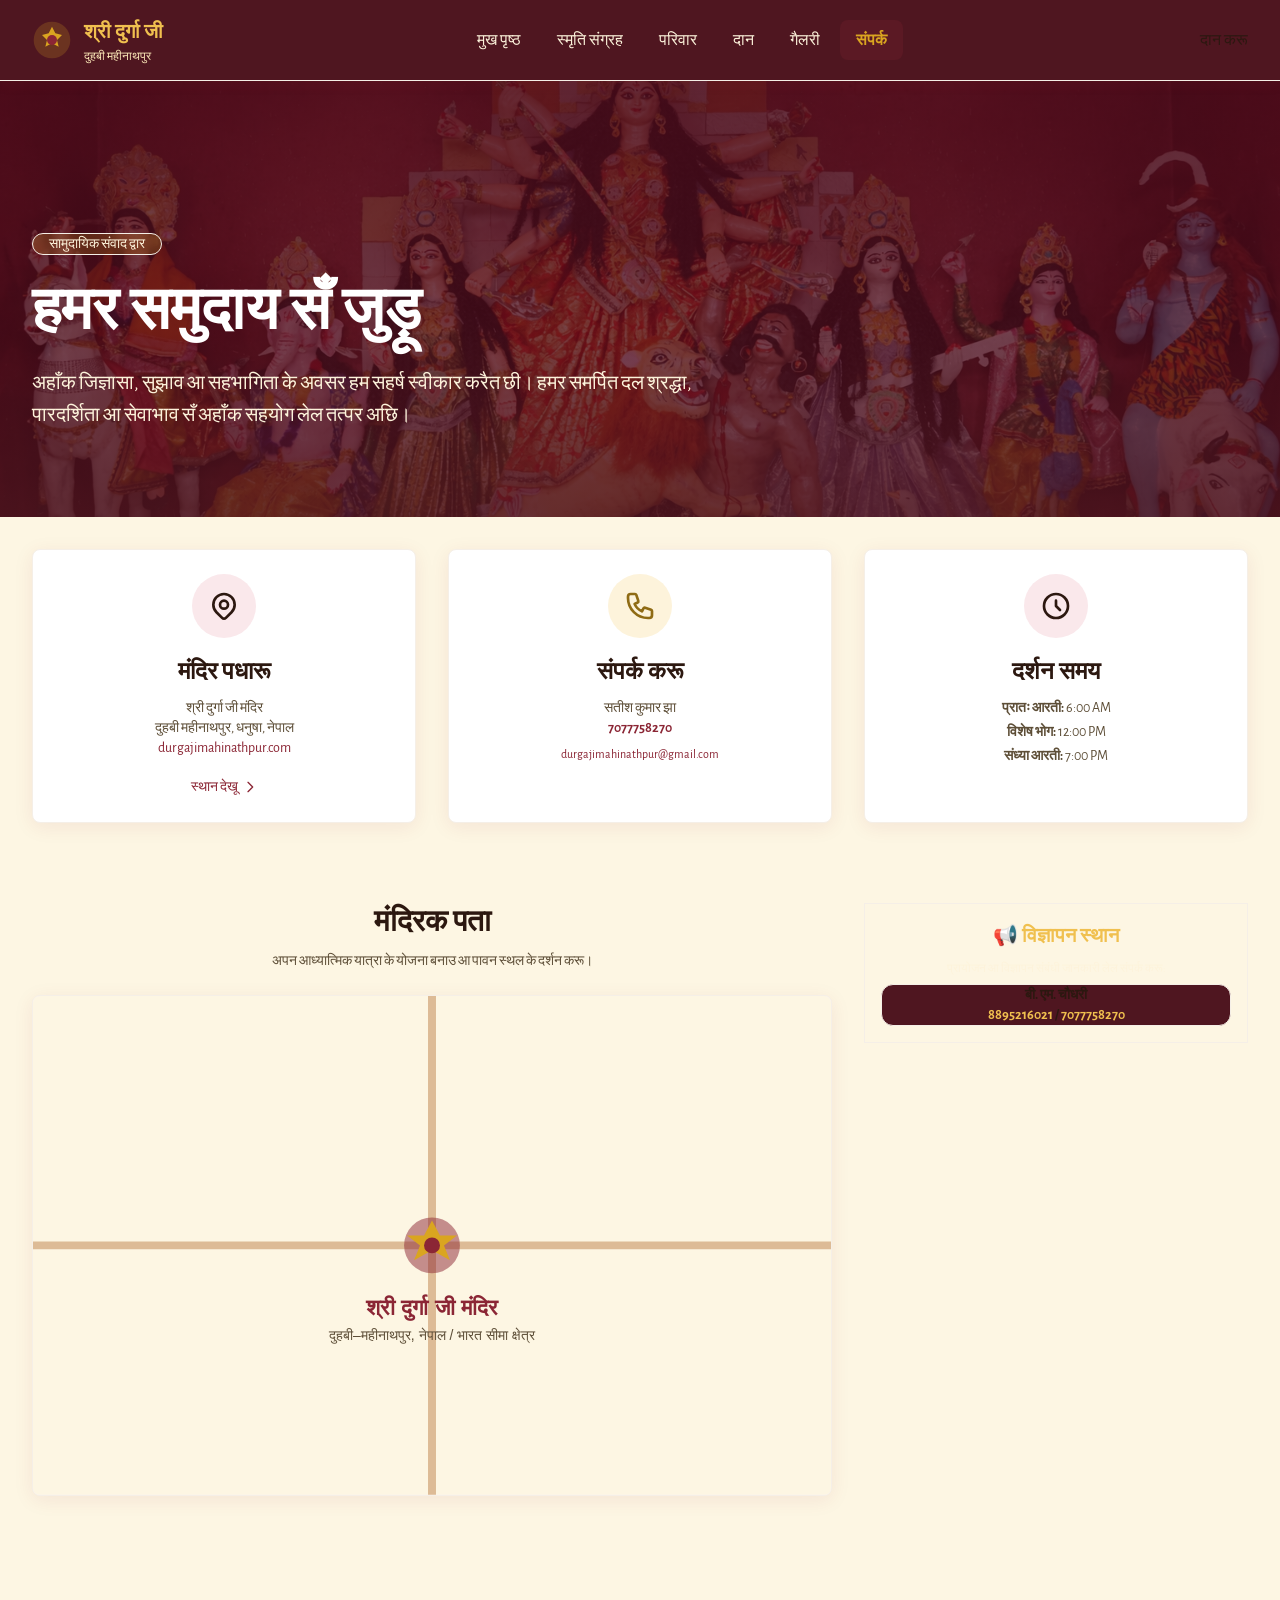
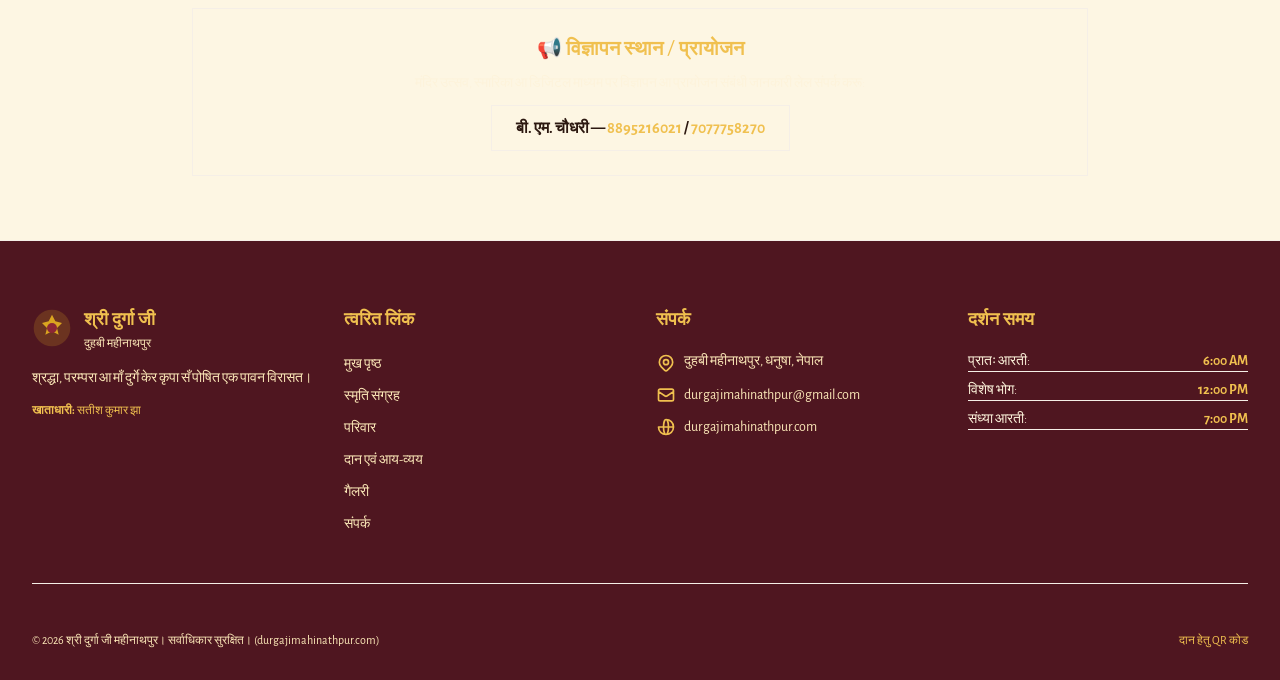
<file: contact.html>
<!DOCTYPE html>
<html lang="mai">

<head>
    <meta charset="UTF-8">
    <meta name="viewport" content="width=device-width, initial-scale=1.0">
    <meta name="description" content="श्री दुर्गा जी महीनाथपुर - संपर्क, मंदिर पता आ संवाद द्वार">
    <title>संपर्क - श्री दुर्गा जी महीनाथपुर | पावन संवाद</title>
    <link rel="stylesheet" href="assets/css/main.css">
</head>

<body class="bg-background text-text-primary">
    <!-- NAVBAR (Embedded with JS fallback) -->
    <div id="nav">
        <nav class="sticky top-0 z-sticky bg-primary-900 shadow-soft border-b border-accent-400/20">
          <div class="container-custom">
            <div class="flex items-center justify-between h-20">
              <a href="index.html" class="flex items-center space-x-3 group">
                <svg class="w-10 h-10 md:w-12 md:h-12" viewBox="0 0 48 48" fill="none" xmlns="http://www.w3.org/2000/svg">
                  <circle cx="24" cy="24" r="22" fill="#DAA520" opacity="0.2" />
                  <path d="M24 8L28 16L36 18L30 24L32 32L24 28L16 32L18 24L12 18L20 16L24 8Z" fill="#DAA520" />
                  <circle cx="24" cy="24" r="6" fill="#8B2635" />
                </svg>
                <div class="flex flex-col">
                  <span class="font-headline text-lg md:text-xl text-accent-400 font-semibold leading-tight">श्री दुर्गा जी</span>
                  <span class="font-body text-xs text-accent-200">दुहबी महीनाथपुर</span>
                </div>
              </a>

              <div class="hidden md:flex items-center space-x-1">
                <a href="index.html" class="nav-link px-4 py-2 rounded-md text-accent-100 hover:bg-primary-800 hover:text-accent-400 transition-colors duration-300">मुख पृष्ठ</a>
                <a href="memory.html" class="nav-link px-4 py-2 rounded-md text-accent-100 hover:bg-primary-800 hover:text-accent-400 transition-colors duration-300">स्मृति संग्रह</a>
                <a href="family.html" class="nav-link px-4 py-2 rounded-md text-accent-100 hover:bg-primary-800 hover:text-accent-400 transition-colors duration-300">परिवार</a>
                <a href="finance.html" class="nav-link px-4 py-2 rounded-md text-accent-100 hover:bg-primary-800 hover:text-accent-400 transition-colors duration-300">दान</a>
                <a href="gallery.html" class="nav-link px-4 py-2 rounded-md text-accent-100 hover:bg-primary-800 hover:text-accent-400 transition-colors duration-300">गैलरी</a>
                <a href="contact.html" class="nav-link px-4 py-2 rounded-md text-accent-100 hover:bg-primary-800 hover:text-accent-400 transition-colors duration-300">संपर्क</a>
              </div>

              <button data-donation-trigger="true" class="hidden md:inline-flex items-center space-x-2 bg-accent-400 hover:bg-accent-500 text-primary-950 font-medium px-5 py-2.5 rounded-lg shadow-md hover:shadow-lg transition-all duration-300">
                <span>दान करू</span>
              </button>

              <button id="mobile-menu-btn" class="md:hidden p-2 text-accent-100 hover:text-accent-400 transition-colors focus:outline-none" aria-label="Toggle mobile menu">
                <svg class="w-6 h-6" fill="none" stroke="currentColor" viewBox="0 0 24 24">
                  <path stroke-linecap="round" stroke-linejoin="round" stroke-width="2" d="M4 6h16M4 12h16M4 18h16" />
                </svg>
              </button>
            </div>

            <div id="mobile-menu" class="hidden md:hidden pb-4 pt-2 border-t border-primary-800">
              <div class="flex flex-col space-y-2">
                <a href="index.html" class="nav-link px-4 py-2 rounded-md text-accent-100 hover:bg-primary-800 hover:text-accent-400 transition-colors duration-300">मुख पृष्ठ</a>
                <a href="memory.html" class="nav-link px-4 py-2 rounded-md text-accent-100 hover:bg-primary-800 hover:text-accent-400 transition-colors duration-300">स्मृति संग्रह</a>
                <a href="family.html" class="nav-link px-4 py-2 rounded-md text-accent-100 hover:bg-primary-800 hover:text-accent-400 transition-colors duration-300">परिवार</a>
                <a href="finance.html" class="nav-link px-4 py-2 rounded-md text-accent-100 hover:bg-primary-800 hover:text-accent-400 transition-colors duration-300">दान</a>
                <a href="gallery.html" class="nav-link px-4 py-2 rounded-md text-accent-100 hover:bg-primary-800 hover:text-accent-400 transition-colors duration-300">गैलरी</a>
                <a href="contact.html" class="nav-link px-4 py-2 rounded-md text-accent-100 hover:bg-primary-800 hover:text-accent-400 transition-colors duration-300">संपर्क</a>
                <button data-donation-trigger="true" class="w-full bg-accent-400 hover:bg-accent-500 text-primary-950 font-medium px-4 py-2.5 rounded-lg text-center mt-2 transition-colors">दान करू</button>
              </div>
            </div>
          </div>
        </nav>
    </div>

    <!-- Hero Section -->
    <section class="relative h-[400px] md:h-[500px] overflow-hidden">
        <div class="absolute inset-0">
            <img src="assets/images/Durgaji-img.png" alt="श्री दुर्गा जी मंदिर महीनाथपुर" class="w-full h-full object-cover">
        </div>
        <div class="absolute inset-0 bg-gradient-to-b from-primary-900/85 via-primary-900/75 to-primary-900/90"></div>

        <div class="relative container-custom h-full flex items-center">
            <div class="max-w-3xl animate-fade-in">
                <div class="inline-flex items-center space-x-2 bg-accent-500/20 backdrop-blur-sm px-4 py-1.5 rounded-full mb-6 border border-accent-400/30">
                    <span class="text-accent-100 font-cta text-sm">सामुदायिक संवाद द्वार</span>
                </div>
                <h1 class="font-headline text-4xl md:text-5xl lg:text-6xl text-white mb-6 leading-tight">
                    हमर समुदाय सँ जुड़ू
                </h1>
                <p class="text-lg md:text-xl text-accent-100 leading-relaxed max-w-2xl">
                    अहाँक जिज्ञासा, सुझाव आ सहभागिता के अवसर हम सहर्ष स्वीकार करैत छी।
                    हमर समर्पित दल श्रद्धा, पारदर्शिता आ सेवाभाव सँ अहाँक सहयोग लेल तत्पर अछि।
                </p>
            </div>
        </div>
    </section>

    <!-- Quick Contact Cards -->
    <section class="section bg-background -mt-16 relative z-10 py-8">
        <div class="container-custom">
            <div class="grid grid-cols-1 md:grid-cols-3 gap-6 lg:gap-8">
                <div class="card card-hover text-center p-6 bg-white rounded-2xl border border-accent-400/20 shadow-md">
                    <div class="w-16 h-16 bg-primary-100 rounded-full flex items-center justify-center mx-auto mb-4">
                        <svg class="w-8 h-8 text-primary-900" fill="none" stroke="currentColor" viewBox="0 0 24 24">
                            <path stroke-linecap="round" stroke-linejoin="round" stroke-width="2" d="M17.657 16.657L13.414 20.9a1.998 1.998 0 01-2.827 0l-4.244-4.243a8 8 0 1111.314 0z" />
                            <path stroke-linecap="round" stroke-linejoin="round" stroke-width="2" d="M15 11a3 3 0 11-6 0 3 3 0 016 0z" />
                        </svg>
                    </div>
                    <h3 class="font-headline text-2xl text-primary-900 font-semibold mb-2">मंदिर पधारू</h3>
                    <p class="text-text-secondary text-sm mb-4">श्री दुर्गा जी मंदिर<br /> दुहबी महीनाथपुर, धनुषा, नेपाल<br/> 
                        <a href="https://durgajimahinathpur.com" target="_blank" class="text-accent-600 hover:underline">durgajimahinathpur.com</a>
                    </p>
                    <a href="#location-map" class="text-primary-900 font-bold hover:text-accent-600 transition-colors inline-flex items-center text-sm">
                        <span>स्थान देखू</span>
                        <svg class="w-4 h-4 ml-1" fill="none" stroke="currentColor" viewBox="0 0 24 24">
                            <path stroke-linecap="round" stroke-linejoin="round" stroke-width="2" d="M9 5l7 7-7 7" />
                        </svg>
                    </a>
                </div>

                <div class="card card-hover text-center p-6 bg-white rounded-2xl border border-accent-400/20 shadow-md">
                    <div class="w-16 h-16 bg-accent-100 rounded-full flex items-center justify-center mx-auto mb-4">
                        <svg class="w-8 h-8 text-accent-700" fill="none" stroke="currentColor" viewBox="0 0 24 24">
                            <path stroke-linecap="round" stroke-linejoin="round" stroke-width="2" d="M3 5a2 2 0 012-2h3.28a1 1 0 01.948.684l1.498 4.493a1 1 0 01-.502 1.21l-2.257 1.13a11.042 11.042 0 005.516 5.516l1.13-2.257a1 1 0 011.21-.502l4.493 1.498a1 1 0 01.684.949V19a2 2 0 01-2 2h-1C9.716 21 3 14.284 3 6V5z" />
                        </svg>
                    </div>
                    <h3 class="font-headline text-2xl text-primary-900 font-semibold mb-2">संपर्क करू</h3>
                    <p class="text-text-secondary text-sm mb-2">सतीश कुमार झा<br/> 
                        <a href="tel:7077758270" class="text-accent-600 font-semibold hover:underline">7077758270</a>
                    </p>
                    <p class="text-xs text-text-tertiary">
                        <a href="mailto:durgajimahinathpur@gmail.com" class="hover:underline">durgajimahinathpur@gmail.com</a>
                    </p>
                </div>

                <div class="card card-hover text-center p-6 bg-white rounded-2xl border border-accent-400/20 shadow-md">
                    <div class="w-16 h-16 bg-primary-100 rounded-full flex items-center justify-center mx-auto mb-4">
                        <svg class="w-8 h-8 text-primary-900" fill="none" stroke="currentColor" viewBox="0 0 24 24">
                            <path stroke-linecap="round" stroke-linejoin="round" stroke-width="2" d="M12 8v4l3 3m6-3a9 9 0 11-18 0 9 9 0 0118 0z" />
                        </svg>
                    </div>
                    <h3 class="font-headline text-2xl text-primary-900 font-semibold mb-2">दर्शन समय</h3>
                    <p class="text-text-secondary text-sm mb-1"><b>प्रातः आरती:</b> 6:00 AM</p>
                    <p class="text-text-secondary text-sm mb-1"><b>विशेष भोग:</b> 12:00 PM</p>
                    <p class="text-text-secondary text-sm"><b>संध्या आरती:</b> 7:00 PM</p>
                </div>
            </div>
        </div>
    </section>

    <!-- Map Section -->
    <section id="location-map" class="section py-12">
        <div class="container-custom">
            <div class="grid grid-cols-1 lg:grid-cols-3 gap-8">
                <div class="lg:col-span-2">
                    <div class="section-header mb-6">
                        <h2 class="text-3xl font-headline text-primary-900 font-bold mb-2">मंदिरक पता</h2>
                        <p class="text-text-secondary text-sm">अपन आध्यात्मिक यात्रा के योजना बनाउ आ पावन स्थल के दर्शन करू।</p>
                    </div>
                    <div class="card p-0 overflow-hidden rounded-2xl border border-accent-400/30 shadow-md">
                        <div class="relative h-[380px] md:h-[450px] bg-primary-50">
                            <svg class="w-full h-full" viewBox="0 0 800 500" xmlns="http://www.w3.org/2000/svg">
                                <rect width="800" height="500" fill="#FDF6E3" />
                                <path d="M 0 250 L 800 250" stroke="#C89563" stroke-width="8" opacity="0.6" />
                                <path d="M 400 0 L 400 500" stroke="#C89563" stroke-width="8" opacity="0.6" />
                                <g transform="translate(400, 250)">
                                    <circle cx="0" cy="0" r="28" fill="#8B2635" opacity="0.5" />
                                    <path d="M 0 -25 L 8 -10 L 25 -10 L 12 0 L 18 15 L 0 5 L -18 15 L -12 0 L -25 -10 L -8 -10 Z" fill="#DAA520" />
                                    <circle cx="0" cy="0" r="8" fill="#8B2635" />
                                </g>
                                <text x="400" y="320" text-anchor="middle" font-family="sans-serif" font-size="22" font-weight="bold" fill="#8B2635">
                                    श्री दुर्गा जी मंदिर
                                </text>
                                <text x="400" y="345" text-anchor="middle" font-family="sans-serif" font-size="14" fill="#5D4E37">
                                    दुहबी–महीनाथपुर, नेपाल / भारत सीमा क्षेत्र
                                </text>
                            </svg>
                        </div>
                    </div>
                </div>
                <div id="ads-right"></div>
            </div>
        </div>
    </section>

    <!-- AD BOTTOM -->
    <div id="ads-bottom"></div>

    <!-- FOOTER (Embedded with JS fallback) -->
    <div id="footer">
        <footer class="bg-primary-900 text-accent-100 pt-16 pb-8 border-t border-accent-400/20">
          <div class="container-custom">
            <div class="grid grid-cols-1 md:grid-cols-2 lg:grid-cols-4 gap-8 mb-12">
              <div>
                <div class="flex items-center space-x-3 mb-4">
                  <svg class="w-10 h-10" viewBox="0 0 48 48" fill="none" xmlns="http://www.w3.org/2000/svg">
                    <circle cx="24" cy="24" r="22" fill="#DAA520" opacity="0.2" />
                    <path d="M24 8L28 16L36 18L30 24L32 32L24 28L16 32L18 24L12 18L20 16L24 8Z" fill="#DAA520" />
                    <circle cx="24" cy="24" r="6" fill="#8B2635" />
                  </svg>
                  <div class="flex flex-col">
                    <span class="font-headline text-lg text-accent-400 font-semibold">श्री दुर्गा जी</span>
                    <span class="font-body text-xs text-accent-200">दुहबी महीनाथपुर</span>
                  </div>
                </div>
                <p class="text-sm text-accent-200 leading-relaxed mb-3">श्रद्धा, परम्परा आ माँ दुर्गे केर कृपा सँ पोषित एक पावन विरासत।</p>
                <p class="text-xs text-accent-400"><strong>खाताधारी:</strong> सतीश कुमार झा</p>
              </div>

              <div>
                <h3 class="font-headline text-lg text-accent-400 mb-4">त्वरित लिंक</h3>
                <ul class="space-y-2">
                  <li><a href="index.html" class="text-sm text-accent-200 hover:text-accent-400 transition-colors">मुख पृष्ठ</a></li>
                  <li><a href="memory.html" class="text-sm text-accent-200 hover:text-accent-400 transition-colors">स्मृति संग्रह</a></li>
                  <li><a href="family.html" class="text-sm text-accent-200 hover:text-accent-400 transition-colors">परिवार</a></li>
                  <li><a href="finance.html" class="text-sm text-accent-200 hover:text-accent-400 transition-colors">दान एवं आय-व्यय</a></li>
                  <li><a href="gallery.html" class="text-sm text-accent-200 hover:text-accent-400 transition-colors">गैलरी</a></li>
                  <li><a href="contact.html" class="text-sm text-accent-200 hover:text-accent-400 transition-colors">संपर्क</a></li>
                </ul>
              </div>

              <div>
                <h3 class="font-headline text-lg text-accent-400 mb-4">संपर्क</h3>
                <ul class="space-y-3">
                  <li class="flex items-start">
                    <svg class="w-5 h-5 mr-2 flex-shrink-0 mt-0.5 text-accent-400" fill="none" stroke="currentColor" viewBox="0 0 24 24">
                      <path stroke-linecap="round" stroke-linejoin="round" stroke-width="2" d="M17.657 16.657L13.414 20.9a1.998 1.998 0 01-2.827 0l-4.244-4.243a8 8 0 1111.314 0z" />
                      <path stroke-linecap="round" stroke-linejoin="round" stroke-width="2" d="M15 11a3 3 0 11-6 0 3 3 0 016 0z" />
                    </svg>
                    <span class="text-sm text-accent-200">दुहबी महीनाथपुर, धनुषा, नेपाल</span>
                  </li>
                  <li class="flex items-center">
                    <svg class="w-5 h-5 mr-2 flex-shrink-0 text-accent-400" fill="none" stroke="currentColor" viewBox="0 0 24 24">
                      <path stroke-linecap="round" stroke-linejoin="round" stroke-width="2" d="M3 8l7.89 5.26a2 2 0 002.22 0L21 8M5 19h14a2 2 0 002-2V7a2 2 0 00-2-2H5a2 2 0 00-2 2v10a2 2 0 002 2z" />
                    </svg>
                    <a href="mailto:durgajimahinathpur@gmail.com" class="text-sm text-accent-200 hover:text-accent-400 transition-colors">durgajimahinathpur@gmail.com</a>
                  </li>
                  <li class="flex items-center">
                    <svg class="w-5 h-5 mr-2 flex-shrink-0 text-accent-400" fill="none" stroke="currentColor" viewBox="0 0 24 24">
                      <path stroke-linecap="round" stroke-linejoin="round" stroke-width="2" d="M21 12a9 9 0 01-9 9m9-9a9 9 0 00-9-9m9 9H3m9 9a9 9 0 01-9-9m9 9c1.657 0 3-4.03 3-9s-1.343-9-3-9m0 18c-1.657 0-3-4.03-3-9s1.343-9 3-9" />
                    </svg>
                    <a href="https://durgajimahinathpur.com" target="_blank" class="text-sm text-accent-200 hover:text-accent-400 transition-colors">durgajimahinathpur.com</a>
                  </li>
                </ul>
              </div>

              <div>
                <h3 class="font-headline text-lg text-accent-400 mb-4">दर्शन समय</h3>
                <ul class="space-y-2 text-sm">
                  <li class="flex justify-between border-b border-primary-800 pb-1">
                    <span>प्रातः आरती:</span>
                    <span class="text-accent-400 font-semibold">6:00 AM</span>
                  </li>
                  <li class="flex justify-between border-b border-primary-800 pb-1">
                    <span>विशेष भोग:</span>
                    <span class="text-accent-400 font-semibold">12:00 PM</span>
                  </li>
                  <li class="flex justify-between border-b border-primary-800 pb-1">
                    <span>संध्या आरती:</span>
                    <span class="text-accent-400 font-semibold">7:00 PM</span>
                  </li>
                </ul>
              </div>
            </div>

            <div class="divider border-primary-800 my-6"></div>

            <div class="flex flex-col md:flex-row justify-between items-center pt-4">
              <p class="text-xs text-accent-200 mb-4 md:mb-0">© 2026 श्री दुर्गा जी महीनाथपुर। सर्वाधिकार सुरक्षित। (durgajimahinathpur.com)</p>
              <button data-donation-trigger="true" class="text-xs text-accent-400 hover:underline">दान हेतु QR कोड</button>
            </div>
          </div>
        </footer>
    </div>

    <!-- JavaScript -->
    <script src="assets/js/common.js"></script>
</body>

</html>
</file>
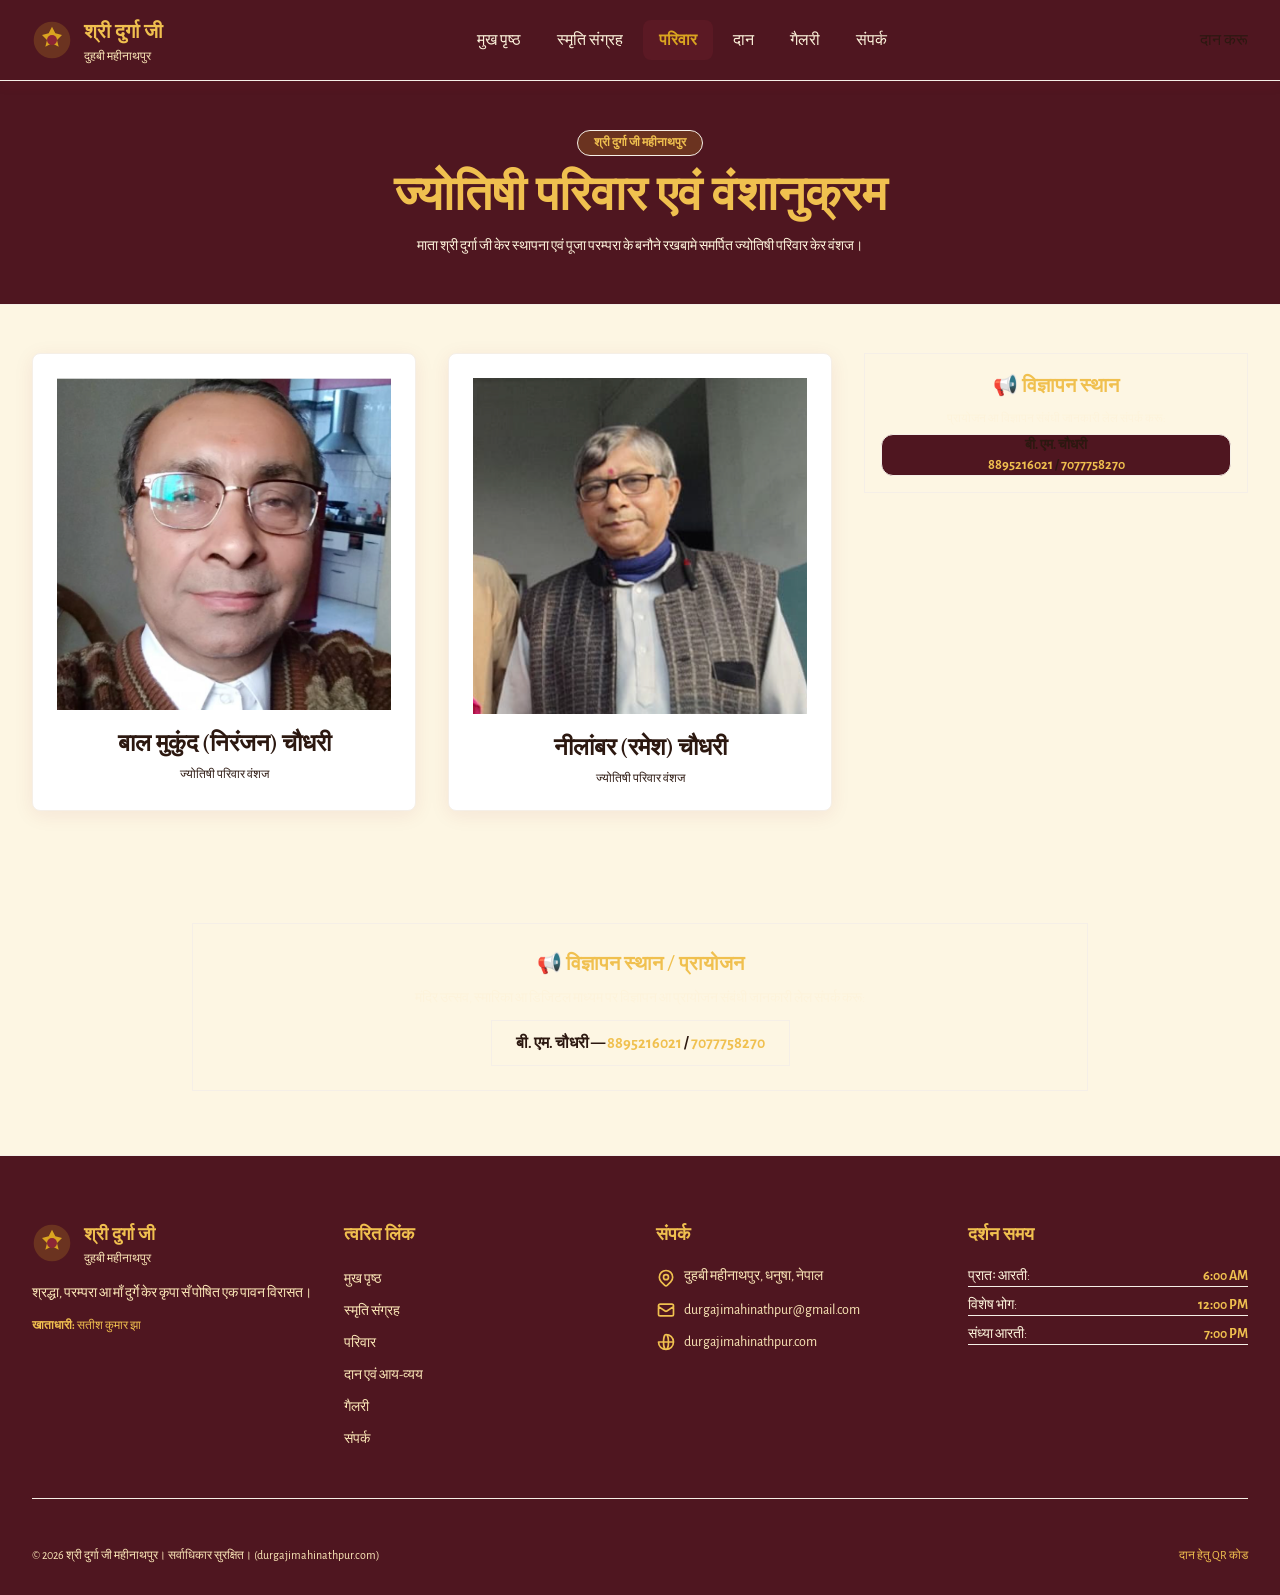
<file: family.html>
<!DOCTYPE html>
<html lang="mai">

<head>
    <meta charset="UTF-8">
    <meta name="viewport" content="width=device-width, initial-scale=1.0">
    <meta name="description" content="श्री दुर्गा जी महीनाथपुर - ज्योतिषी परिवार एवं वंशानुक्रम">
    <title>श्री दुर्गा जी महीनाथपुर | परिवार परंपरा</title>
    <link rel="stylesheet" href="assets/css/main.css">
</head>

<body class="bg-background text-text-primary">

    <!-- NAVBAR (Embedded with JS fallback) -->
    <div id="nav">
        <nav class="sticky top-0 z-sticky bg-primary-900 shadow-soft border-b border-accent-400/20">
          <div class="container-custom">
            <div class="flex items-center justify-between h-20">
              <a href="index.html" class="flex items-center space-x-3 group">
                <svg class="w-10 h-10 md:w-12 md:h-12" viewBox="0 0 48 48" fill="none" xmlns="http://www.w3.org/2000/svg">
                  <circle cx="24" cy="24" r="22" fill="#DAA520" opacity="0.2" />
                  <path d="M24 8L28 16L36 18L30 24L32 32L24 28L16 32L18 24L12 18L20 16L24 8Z" fill="#DAA520" />
                  <circle cx="24" cy="24" r="6" fill="#8B2635" />
                </svg>
                <div class="flex flex-col">
                  <span class="font-headline text-lg md:text-xl text-accent-400 font-semibold leading-tight">श्री दुर्गा जी</span>
                  <span class="font-body text-xs text-accent-200">दुहबी महीनाथपुर</span>
                </div>
              </a>

              <div class="hidden md:flex items-center space-x-1">
                <a href="index.html" class="nav-link px-4 py-2 rounded-md text-accent-100 hover:bg-primary-800 hover:text-accent-400 transition-colors duration-300">मुख पृष्ठ</a>
                <a href="memory.html" class="nav-link px-4 py-2 rounded-md text-accent-100 hover:bg-primary-800 hover:text-accent-400 transition-colors duration-300">स्मृति संग्रह</a>
                <a href="family.html" class="nav-link px-4 py-2 rounded-md text-accent-100 hover:bg-primary-800 hover:text-accent-400 transition-colors duration-300">परिवार</a>
                <a href="finance.html" class="nav-link px-4 py-2 rounded-md text-accent-100 hover:bg-primary-800 hover:text-accent-400 transition-colors duration-300">दान</a>
                <a href="gallery.html" class="nav-link px-4 py-2 rounded-md text-accent-100 hover:bg-primary-800 hover:text-accent-400 transition-colors duration-300">गैलरी</a>
                <a href="contact.html" class="nav-link px-4 py-2 rounded-md text-accent-100 hover:bg-primary-800 hover:text-accent-400 transition-colors duration-300">संपर्क</a>
              </div>

              <button data-donation-trigger="true" class="hidden md:inline-flex items-center space-x-2 bg-accent-400 hover:bg-accent-500 text-primary-950 font-medium px-5 py-2.5 rounded-lg shadow-md hover:shadow-lg transition-all duration-300">
                <span>दान करू</span>
              </button>

              <button id="mobile-menu-btn" class="md:hidden p-2 text-accent-100 hover:text-accent-400 transition-colors focus:outline-none" aria-label="Toggle mobile menu">
                <svg class="w-6 h-6" fill="none" stroke="currentColor" viewBox="0 0 24 24">
                  <path stroke-linecap="round" stroke-linejoin="round" stroke-width="2" d="M4 6h16M4 12h16M4 18h16" />
                </svg>
              </button>
            </div>

            <div id="mobile-menu" class="hidden md:hidden pb-4 pt-2 border-t border-primary-800">
              <div class="flex flex-col space-y-2">
                <a href="index.html" class="nav-link px-4 py-2 rounded-md text-accent-100 hover:bg-primary-800 hover:text-accent-400 transition-colors duration-300">मुख पृष्ठ</a>
                <a href="memory.html" class="nav-link px-4 py-2 rounded-md text-accent-100 hover:bg-primary-800 hover:text-accent-400 transition-colors duration-300">स्मृति संग्रह</a>
                <a href="family.html" class="nav-link px-4 py-2 rounded-md text-accent-100 hover:bg-primary-800 hover:text-accent-400 transition-colors duration-300">परिवार</a>
                <a href="finance.html" class="nav-link px-4 py-2 rounded-md text-accent-100 hover:bg-primary-800 hover:text-accent-400 transition-colors duration-300">दान</a>
                <a href="gallery.html" class="nav-link px-4 py-2 rounded-md text-accent-100 hover:bg-primary-800 hover:text-accent-400 transition-colors duration-300">गैलरी</a>
                <a href="contact.html" class="nav-link px-4 py-2 rounded-md text-accent-100 hover:bg-primary-800 hover:text-accent-400 transition-colors duration-300">संपर्क</a>
                <button data-donation-trigger="true" class="w-full bg-accent-400 hover:bg-accent-500 text-primary-950 font-medium px-4 py-2.5 rounded-lg text-center mt-2 transition-colors">दान करू</button>
              </div>
            </div>
          </div>
        </nav>
    </div>

    <!-- Header Section -->
    <section class="bg-primary-900 text-white py-12 border-b border-accent-400/20">
        <div class="container-custom text-center">
            <div class="inline-flex items-center space-x-2 bg-accent-500/20 px-4 py-1 rounded-full mb-3 border border-accent-400/30">
                <span class="text-accent-400 font-headline text-xs font-semibold">श्री दुर्गा जी महीनाथपुर</span>
            </div>
            <h1 class="text-3xl md:text-5xl font-headline text-accent-400 font-bold mb-3">ज्योतिषी परिवार एवं वंशानुक्रम</h1>
            <p class="text-accent-100 text-sm md:text-base max-w-2xl mx-auto">
                माता श्री दुर्गा जी केर स्थापना एवं पूजा परम्परा के बनौने रखबामे समर्पित ज्योतिषी परिवार केर वंशज।
            </p>
        </div>
    </section>

    <!-- Family Grid Section -->
    <section class="section py-12">
        <div class="container-custom">
            <div class="grid grid-cols-1 lg:grid-cols-3 gap-8">
                
                <div class="lg:col-span-2 grid grid-cols-1 md:grid-cols-2 gap-8">

                    <!-- Family Member 1 -->
                    <div class="card bg-white p-6 rounded-2xl border border-accent-400/20 shadow-md text-center group cursor-pointer" data-lightbox="assets/images/Balmukund.png" alt="बाल मुकुंद (निरंजन) चौधरी">
                        <div class="mb-4 overflow-hidden rounded-xl bg-primary-950 aspect-[4/5]">
                            <img src="assets/images/Balmukund.png" alt="बाल मुकुंद (निरंजन) चौधरी" class="w-full h-full object-cover transition-transform duration-500 group-hover:scale-105">
                        </div>
                        <h3 class="text-primary-900 font-headline text-2xl font-semibold mb-1">बाल मुकुंद (निरंजन) चौधरी</h3>
                        <p class="text-accent-600 text-xs font-medium">ज्योतिषी परिवार वंशज</p>
                    </div>

                    <!-- Family Member 2 -->
                    <div class="card bg-white p-6 rounded-2xl border border-accent-400/20 shadow-md text-center group cursor-pointer" data-lightbox="assets/images/nilamber.png" alt="नीलांबर (रमेश) चौधरी">
                        <div class="mb-4 overflow-hidden rounded-xl bg-primary-950 aspect-[4/5]">
                            <img src="assets/images/nilamber.png" alt="नीलांबर (रमेश) चौधरी" class="w-full h-full object-cover transition-transform duration-500 group-hover:scale-105">
                        </div>
                        <h3 class="text-primary-900 font-headline text-2xl font-semibold mb-1">नीलांबर (रमेश) चौधरी</h3>
                        <p class="text-accent-600 text-xs font-medium">ज्योतिषी परिवार वंशज</p>
                    </div>

                </div>

                <div>
                    <div id="ads-right"></div>
                </div>

            </div>
        </div>
    </section>

    <!-- AD BOTTOM -->
    <div id="ads-bottom"></div>

    <!-- FOOTER (Embedded with JS fallback) -->
    <div id="footer">
        <footer class="bg-primary-900 text-accent-100 pt-16 pb-8 border-t border-accent-400/20">
          <div class="container-custom">
            <div class="grid grid-cols-1 md:grid-cols-2 lg:grid-cols-4 gap-8 mb-12">
              <div>
                <div class="flex items-center space-x-3 mb-4">
                  <svg class="w-10 h-10" viewBox="0 0 48 48" fill="none" xmlns="http://www.w3.org/2000/svg">
                    <circle cx="24" cy="24" r="22" fill="#DAA520" opacity="0.2" />
                    <path d="M24 8L28 16L36 18L30 24L32 32L24 28L16 32L18 24L12 18L20 16L24 8Z" fill="#DAA520" />
                    <circle cx="24" cy="24" r="6" fill="#8B2635" />
                  </svg>
                  <div class="flex flex-col">
                    <span class="font-headline text-lg text-accent-400 font-semibold">श्री दुर्गा जी</span>
                    <span class="font-body text-xs text-accent-200">दुहबी महीनाथपुर</span>
                  </div>
                </div>
                <p class="text-sm text-accent-200 leading-relaxed mb-3">श्रद्धा, परम्परा आ माँ दुर्गे केर कृपा सँ पोषित एक पावन विरासत।</p>
                <p class="text-xs text-accent-400"><strong>खाताधारी:</strong> सतीश कुमार झा</p>
              </div>

              <div>
                <h3 class="font-headline text-lg text-accent-400 mb-4">त्वरित लिंक</h3>
                <ul class="space-y-2">
                  <li><a href="index.html" class="text-sm text-accent-200 hover:text-accent-400 transition-colors">मुख पृष्ठ</a></li>
                  <li><a href="memory.html" class="text-sm text-accent-200 hover:text-accent-400 transition-colors">स्मृति संग्रह</a></li>
                  <li><a href="family.html" class="text-sm text-accent-200 hover:text-accent-400 transition-colors">परिवार</a></li>
                  <li><a href="finance.html" class="text-sm text-accent-200 hover:text-accent-400 transition-colors">दान एवं आय-व्यय</a></li>
                  <li><a href="gallery.html" class="text-sm text-accent-200 hover:text-accent-400 transition-colors">गैलरी</a></li>
                  <li><a href="contact.html" class="text-sm text-accent-200 hover:text-accent-400 transition-colors">संपर्क</a></li>
                </ul>
              </div>

              <div>
                <h3 class="font-headline text-lg text-accent-400 mb-4">संपर्क</h3>
                <ul class="space-y-3">
                  <li class="flex items-start">
                    <svg class="w-5 h-5 mr-2 flex-shrink-0 mt-0.5 text-accent-400" fill="none" stroke="currentColor" viewBox="0 0 24 24">
                      <path stroke-linecap="round" stroke-linejoin="round" stroke-width="2" d="M17.657 16.657L13.414 20.9a1.998 1.998 0 01-2.827 0l-4.244-4.243a8 8 0 1111.314 0z" />
                      <path stroke-linecap="round" stroke-linejoin="round" stroke-width="2" d="M15 11a3 3 0 11-6 0 3 3 0 016 0z" />
                    </svg>
                    <span class="text-sm text-accent-200">दुहबी महीनाथपुर, धनुषा, नेपाल</span>
                  </li>
                  <li class="flex items-center">
                    <svg class="w-5 h-5 mr-2 flex-shrink-0 text-accent-400" fill="none" stroke="currentColor" viewBox="0 0 24 24">
                      <path stroke-linecap="round" stroke-linejoin="round" stroke-width="2" d="M3 8l7.89 5.26a2 2 0 002.22 0L21 8M5 19h14a2 2 0 002-2V7a2 2 0 00-2-2H5a2 2 0 00-2 2v10a2 2 0 002 2z" />
                    </svg>
                    <a href="mailto:durgajimahinathpur@gmail.com" class="text-sm text-accent-200 hover:text-accent-400 transition-colors">durgajimahinathpur@gmail.com</a>
                  </li>
                  <li class="flex items-center">
                    <svg class="w-5 h-5 mr-2 flex-shrink-0 text-accent-400" fill="none" stroke="currentColor" viewBox="0 0 24 24">
                      <path stroke-linecap="round" stroke-linejoin="round" stroke-width="2" d="M21 12a9 9 0 01-9 9m9-9a9 9 0 00-9-9m9 9H3m9 9a9 9 0 01-9-9m9 9c1.657 0 3-4.03 3-9s-1.343-9-3-9m0 18c-1.657 0-3-4.03-3-9s1.343-9 3-9" />
                    </svg>
                    <a href="https://durgajimahinathpur.com" target="_blank" class="text-sm text-accent-200 hover:text-accent-400 transition-colors">durgajimahinathpur.com</a>
                  </li>
                </ul>
              </div>

              <div>
                <h3 class="font-headline text-lg text-accent-400 mb-4">दर्शन समय</h3>
                <ul class="space-y-2 text-sm">
                  <li class="flex justify-between border-b border-primary-800 pb-1">
                    <span>प्रातः आरती:</span>
                    <span class="text-accent-400 font-semibold">6:00 AM</span>
                  </li>
                  <li class="flex justify-between border-b border-primary-800 pb-1">
                    <span>विशेष भोग:</span>
                    <span class="text-accent-400 font-semibold">12:00 PM</span>
                  </li>
                  <li class="flex justify-between border-b border-primary-800 pb-1">
                    <span>संध्या आरती:</span>
                    <span class="text-accent-400 font-semibold">7:00 PM</span>
                  </li>
                </ul>
              </div>
            </div>

            <div class="divider border-primary-800 my-6"></div>

            <div class="flex flex-col md:flex-row justify-between items-center pt-4">
              <p class="text-xs text-accent-200 mb-4 md:mb-0">© 2026 श्री दुर्गा जी महीनाथपुर। सर्वाधिकार सुरक्षित। (durgajimahinathpur.com)</p>
              <button data-donation-trigger="true" class="text-xs text-accent-400 hover:underline">दान हेतु QR कोड</button>
            </div>
          </div>
        </footer>
    </div>

    <!-- JavaScript -->
    <script src="assets/js/common.js"></script>
</body>

</html>
</file>
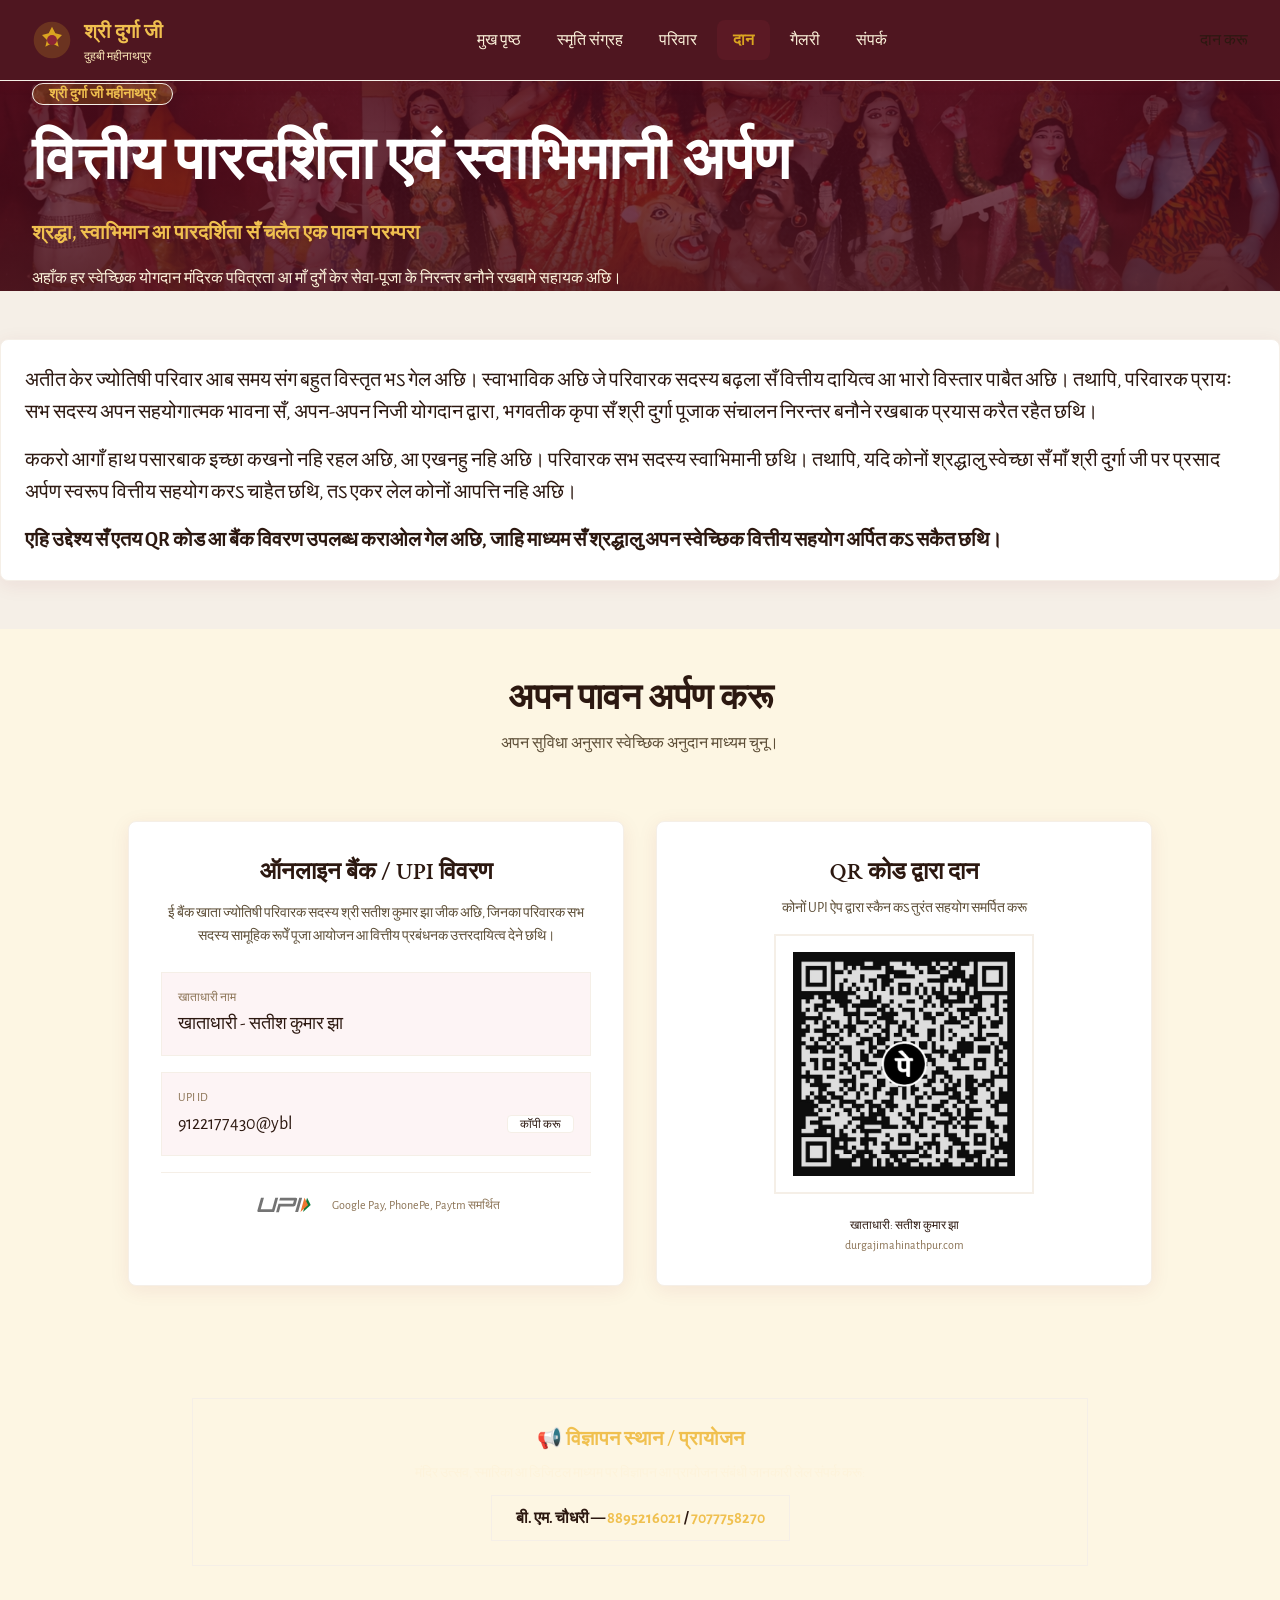
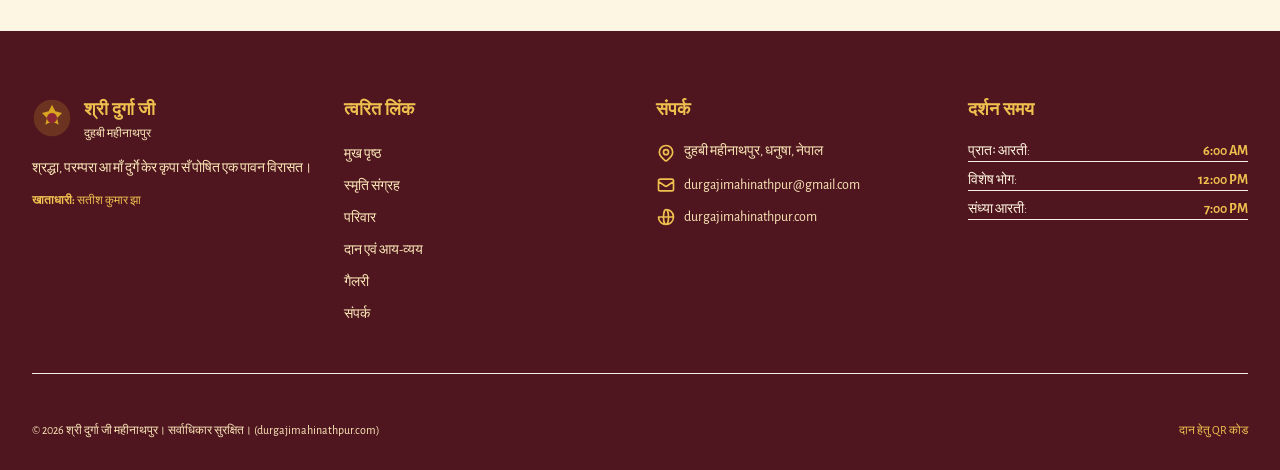
<file: finance.html>
<!DOCTYPE html>
<html lang="mai">

<head>
    <meta charset="UTF-8">
    <meta name="viewport" content="width=device-width, initial-scale=1.0">
    <meta name="description" content="श्री दुर्गा जी महीनाथपुर - पावन दान, स्वाभिमान एवं वित्तीय पारदर्शिता">
    <title>श्री दुर्गा जी महीनाथपुर | दान एवं वित्तीय सहयोग</title>
    <link rel="stylesheet" href="assets/css/main.css">
</head>

<body class="bg-background text-text-primary">
    <!-- NAVBAR (Embedded with JS fallback) -->
    <div id="nav">
        <nav class="sticky top-0 z-sticky bg-primary-900 shadow-soft border-b border-accent-400/20">
          <div class="container-custom">
            <div class="flex items-center justify-between h-20">
              <a href="index.html" class="flex items-center space-x-3 group">
                <svg class="w-10 h-10 md:w-12 md:h-12" viewBox="0 0 48 48" fill="none" xmlns="http://www.w3.org/2000/svg">
                  <circle cx="24" cy="24" r="22" fill="#DAA520" opacity="0.2" />
                  <path d="M24 8L28 16L36 18L30 24L32 32L24 28L16 32L18 24L12 18L20 16L24 8Z" fill="#DAA520" />
                  <circle cx="24" cy="24" r="6" fill="#8B2635" />
                </svg>
                <div class="flex flex-col">
                  <span class="font-headline text-lg md:text-xl text-accent-400 font-semibold leading-tight">श्री दुर्गा जी</span>
                  <span class="font-body text-xs text-accent-200">दुहबी महीनाथपुर</span>
                </div>
              </a>

              <div class="hidden md:flex items-center space-x-1">
                <a href="index.html" class="nav-link px-4 py-2 rounded-md text-accent-100 hover:bg-primary-800 hover:text-accent-400 transition-colors duration-300">मुख पृष्ठ</a>
                <a href="memory.html" class="nav-link px-4 py-2 rounded-md text-accent-100 hover:bg-primary-800 hover:text-accent-400 transition-colors duration-300">स्मृति संग्रह</a>
                <a href="family.html" class="nav-link px-4 py-2 rounded-md text-accent-100 hover:bg-primary-800 hover:text-accent-400 transition-colors duration-300">परिवार</a>
                <a href="finance.html" class="nav-link px-4 py-2 rounded-md text-accent-100 hover:bg-primary-800 hover:text-accent-400 transition-colors duration-300">दान</a>
                <a href="gallery.html" class="nav-link px-4 py-2 rounded-md text-accent-100 hover:bg-primary-800 hover:text-accent-400 transition-colors duration-300">गैलरी</a>
                <a href="contact.html" class="nav-link px-4 py-2 rounded-md text-accent-100 hover:bg-primary-800 hover:text-accent-400 transition-colors duration-300">संपर्क</a>
              </div>

              <button data-donation-trigger="true" class="hidden md:inline-flex items-center space-x-2 bg-accent-400 hover:bg-accent-500 text-primary-950 font-medium px-5 py-2.5 rounded-lg shadow-md hover:shadow-lg transition-all duration-300">
                <span>दान करू</span>
              </button>

              <button id="mobile-menu-btn" class="md:hidden p-2 text-accent-100 hover:text-accent-400 transition-colors focus:outline-none" aria-label="Toggle mobile menu">
                <svg class="w-6 h-6" fill="none" stroke="currentColor" viewBox="0 0 24 24">
                  <path stroke-linecap="round" stroke-linejoin="round" stroke-width="2" d="M4 6h16M4 12h16M4 18h16" />
                </svg>
              </button>
            </div>

            <div id="mobile-menu" class="hidden md:hidden pb-4 pt-2 border-t border-primary-800">
              <div class="flex flex-col space-y-2">
                <a href="index.html" class="nav-link px-4 py-2 rounded-md text-accent-100 hover:bg-primary-800 hover:text-accent-400 transition-colors duration-300">मुख पृष्ठ</a>
                <a href="memory.html" class="nav-link px-4 py-2 rounded-md text-accent-100 hover:bg-primary-800 hover:text-accent-400 transition-colors duration-300">स्मृति संग्रह</a>
                <a href="family.html" class="nav-link px-4 py-2 rounded-md text-accent-100 hover:bg-primary-800 hover:text-accent-400 transition-colors duration-300">परिवार</a>
                <a href="finance.html" class="nav-link px-4 py-2 rounded-md text-accent-100 hover:bg-primary-800 hover:text-accent-400 transition-colors duration-300">दान</a>
                <a href="gallery.html" class="nav-link px-4 py-2 rounded-md text-accent-100 hover:bg-primary-800 hover:text-accent-400 transition-colors duration-300">गैलरी</a>
                <a href="contact.html" class="nav-link px-4 py-2 rounded-md text-accent-100 hover:bg-primary-800 hover:text-accent-400 transition-colors duration-300">संपर्क</a>
                <button data-donation-trigger="true" class="w-full bg-accent-400 hover:bg-accent-500 text-primary-950 font-medium px-4 py-2.5 rounded-lg text-center mt-2 transition-colors">दान करू</button>
              </div>
            </div>
          </div>
        </nav>
    </div>

    <!-- Hero Section -->
    <section class="relative h-[450px] md:h-[550px] overflow-hidden">
        <div class="absolute inset-0 z-0">
            <img src="assets/images/Durgaji-img.png" alt="श्री दुर्गा जी महीनाथपुर" class="w-full h-full object-cover">
            <div class="absolute inset-0 bg-gradient-to-b from-primary-900/85 via-primary-900/75 to-primary-900/90"></div>
        </div>

        <div class="relative container-custom h-full flex items-center">
            <div class="max-w-3xl animate-fade-in">
                <div class="inline-flex items-center space-x-2 bg-accent-500/20 px-4 py-1.5 rounded-full mb-6 border border-accent-400/30">
                    <span class="text-accent-400 font-headline text-sm font-semibold">श्री दुर्गा जी महीनाथपुर</span>
                </div>
                <h1 class="font-headline text-4xl md:text-5xl lg:text-6xl text-white mb-6 leading-tight">
                    वित्तीय पारदर्शिता एवं स्वाभिमानी अर्पण
                </h1>
                <p class="font-headline text-accent-400 text-xl md:text-2xl mb-4 font-semibold">
                    श्रद्धा, स्वाभिमान आ पारदर्शिता सँ चलैत एक पावन परम्परा
                </p>
                <p class="text-accent-100 text-base md:text-lg font-body max-w-2xl leading-relaxed">
                    अहाँक हर स्वेच्छिक योगदान मंदिरक पवित्रता आ माँ दुर्गे केर सेवा-पूजा के निरन्तर बनौने रखबामे सहायक अछि।
                </p>
            </div>
        </div>
    </section>

    <!-- Context Section -->
    <section class="section py-12 bg-surface">
        <div class="card container-custom mx-auto bg-white p-6 md:p-8 rounded-2xl shadow-sm border border-accent-400/20 space-y-4">
            <p class="text-lg md:text-xl leading-relaxed text-text-primary">
                अतीत केर ज्योतिषी परिवार आब समय संग बहुत विस्तृत भऽ गेल अछि। स्वाभाविक अछि जे परिवारक सदस्य बढ़ला सँ वित्तीय दायित्व आ भारो विस्तार पाबैत अछि। तथापि, परिवारक प्रायः सभ सदस्य अपन सहयोगात्मक भावना सँ, अपन-अपन निजी योगदान द्वारा, भगवतीक कृपा सँ श्री दुर्गा पूजाक संचालन निरन्तर बनौने रखबाक प्रयास करैत रहैत छथि।
            </p>

            <p class="text-lg md:text-xl leading-relaxed text-text-primary">
                ककरो आगाँ हाथ पसारबाक इच्छा कखनो नहि रहल अछि, आ एखनहु नहि अछि। परिवारक सभ सदस्य स्वाभिमानी छथि। तथापि, यदि कोनों श्रद्धालु स्वेच्छा सँ माँ श्री दुर्गा जी पर प्रसाद अर्पण स्वरूप वित्तीय सहयोग करऽ चाहैत छथि, तऽ एकर लेल कोनों आपत्ति नहि अछि।
            </p>

            <p class="text-lg md:text-xl font-semibold text-primary-900">
                एहि उद्देश्य सँ एतय QR कोड आ बैंक विवरण उपलब्ध कराओल गेल अछि, जाहि माध्यम सँ श्रद्धालु अपन स्वेच्छिक वित्तीय सहयोग अर्पित कऽ सकैत छथि।
            </p>
        </div>
    </section>

    <!-- Donation Section -->
    <section id="quick-donate" class="section py-12">
        <div class="container-custom" id="donation-widget">
            <div class="section-header text-center mb-10">
                <h2 class="text-3xl md:text-4xl font-headline text-primary-900 font-bold mb-2">अपन पावन अर्पण करू</h2>
                <p class="text-base text-text-secondary">अपन सुविधा अनुसार स्वेच्छिक अनुदान माध्यम चुनू।</p>
            </div>

            <div class="grid grid-cols-1 lg:grid-cols-2 gap-8 max-w-5xl mx-auto">
                <div class="card bg-white p-8 rounded-2xl border border-accent-400/30 shadow-md">
                    <div class="text-center">
                        <h3 class="font-headline text-2xl text-primary-900 font-semibold mb-3">ऑनलाइन बैंक / UPI विवरण</h3>
                        <p class="text-text-secondary text-sm mb-6 leading-relaxed">
                            ई बैंक खाता ज्योतिषी परिवारक सदस्य श्री सतीश कुमार झा जीक अछि, जिनका परिवारक सभ सदस्य सामूहिक रूपेँ पूजा आयोजन आ वित्तीय प्रबंधनक उत्तरदायित्व देने छथि।
                        </p>
                        <div class="bg-primary-50 border border-accent-400/30 rounded-xl p-4 mb-4 text-left">
                            <p class="text-xs text-text-tertiary mb-1">खाताधारी नाम</p>
                            <p class="text-lg font-bold text-primary-950">खाताधारी - सतीश कुमार झा</p>
                        </div>
                        <div class="bg-primary-50 border border-accent-400/30 rounded-xl p-4 mb-4 text-left">
                            <p class="text-xs text-text-tertiary mb-1">UPI ID</p>
                            <div class="flex items-center justify-between">
                                <p class="text-lg font-bold text-primary-950 font-mono" id="upi-id-text">9122177430@ybl</p>
                                <button type="button" class="text-primary-900 hover:text-accent-600 font-medium text-xs bg-white px-3 py-1.5 rounded border border-accent-400/40 shadow-sm" onclick="copyUPIID()">कॉपी करू</button>
                            </div>
                        </div>
                        <div class="pt-4 border-t border-gray-100 flex justify-center items-center space-x-4">
                            <img src="assets/images/upi_logo_icon_169316.svg" alt="UPI" class="h-8">
                            <span class="text-xs text-text-tertiary">Google Pay, PhonePe, Paytm समर्थित</span>
                        </div>
                    </div>
                </div>

                <div class="card bg-white p-8 rounded-2xl border border-accent-400/30 shadow-md">
                    <div class="text-center">
                        <h3 class="font-headline text-2xl text-primary-900 font-semibold mb-2">QR कोड द्वारा दान</h3>
                        <p class="text-text-secondary text-sm mb-4">कोनों UPI ऐप द्वारा स्कैन कऽ तुरंत सहयोग समर्पित करू</p>
                        <div class="mb-4 inline-block bg-white p-4 rounded-xl shadow-inner border-2 border-accent-400/40">
                            <img src="assets/images/qr-donation.png" alt="श्री दुर्गा जी महीनाथपुर QR कोड" class="w-56 h-56 object-contain mx-auto">
                        </div>
                        <p class="text-xs text-primary-900 font-bold">खाताधारी: सतीश कुमार झा</p>
                        <p class="text-xs text-text-tertiary mt-1">durgajimahinathpur.com</p>
                    </div>
                </div>
            </div>
        </div>
    </section>

    <!-- AD BOTTOM -->
    <div id="ads-bottom"></div>

    <!-- FOOTER (Embedded with JS fallback) -->
    <div id="footer">
        <footer class="bg-primary-900 text-accent-100 pt-16 pb-8 border-t border-accent-400/20">
          <div class="container-custom">
            <div class="grid grid-cols-1 md:grid-cols-2 lg:grid-cols-4 gap-8 mb-12">
              <div>
                <div class="flex items-center space-x-3 mb-4">
                  <svg class="w-10 h-10" viewBox="0 0 48 48" fill="none" xmlns="http://www.w3.org/2000/svg">
                    <circle cx="24" cy="24" r="22" fill="#DAA520" opacity="0.2" />
                    <path d="M24 8L28 16L36 18L30 24L32 32L24 28L16 32L18 24L12 18L20 16L24 8Z" fill="#DAA520" />
                    <circle cx="24" cy="24" r="6" fill="#8B2635" />
                  </svg>
                  <div class="flex flex-col">
                    <span class="font-headline text-lg text-accent-400 font-semibold">श्री दुर्गा जी</span>
                    <span class="font-body text-xs text-accent-200">दुहबी महीनाथपुर</span>
                  </div>
                </div>
                <p class="text-sm text-accent-200 leading-relaxed mb-3">श्रद्धा, परम्परा आ माँ दुर्गे केर कृपा सँ पोषित एक पावन विरासत।</p>
                <p class="text-xs text-accent-400"><strong>खाताधारी:</strong> सतीश कुमार झा</p>
              </div>

              <div>
                <h3 class="font-headline text-lg text-accent-400 mb-4">त्वरित लिंक</h3>
                <ul class="space-y-2">
                  <li><a href="index.html" class="text-sm text-accent-200 hover:text-accent-400 transition-colors">मुख पृष्ठ</a></li>
                  <li><a href="memory.html" class="text-sm text-accent-200 hover:text-accent-400 transition-colors">स्मृति संग्रह</a></li>
                  <li><a href="family.html" class="text-sm text-accent-200 hover:text-accent-400 transition-colors">परिवार</a></li>
                  <li><a href="finance.html" class="text-sm text-accent-200 hover:text-accent-400 transition-colors">दान एवं आय-व्यय</a></li>
                  <li><a href="gallery.html" class="text-sm text-accent-200 hover:text-accent-400 transition-colors">गैलरी</a></li>
                  <li><a href="contact.html" class="text-sm text-accent-200 hover:text-accent-400 transition-colors">संपर्क</a></li>
                </ul>
              </div>

              <div>
                <h3 class="font-headline text-lg text-accent-400 mb-4">संपर्क</h3>
                <ul class="space-y-3">
                  <li class="flex items-start">
                    <svg class="w-5 h-5 mr-2 flex-shrink-0 mt-0.5 text-accent-400" fill="none" stroke="currentColor" viewBox="0 0 24 24">
                      <path stroke-linecap="round" stroke-linejoin="round" stroke-width="2" d="M17.657 16.657L13.414 20.9a1.998 1.998 0 01-2.827 0l-4.244-4.243a8 8 0 1111.314 0z" />
                      <path stroke-linecap="round" stroke-linejoin="round" stroke-width="2" d="M15 11a3 3 0 11-6 0 3 3 0 016 0z" />
                    </svg>
                    <span class="text-sm text-accent-200">दुहबी महीनाथपुर, धनुषा, नेपाल</span>
                  </li>
                  <li class="flex items-center">
                    <svg class="w-5 h-5 mr-2 flex-shrink-0 text-accent-400" fill="none" stroke="currentColor" viewBox="0 0 24 24">
                      <path stroke-linecap="round" stroke-linejoin="round" stroke-width="2" d="M3 8l7.89 5.26a2 2 0 002.22 0L21 8M5 19h14a2 2 0 002-2V7a2 2 0 00-2-2H5a2 2 0 00-2 2v10a2 2 0 002 2z" />
                    </svg>
                    <a href="mailto:durgajimahinathpur@gmail.com" class="text-sm text-accent-200 hover:text-accent-400 transition-colors">durgajimahinathpur@gmail.com</a>
                  </li>
                  <li class="flex items-center">
                    <svg class="w-5 h-5 mr-2 flex-shrink-0 text-accent-400" fill="none" stroke="currentColor" viewBox="0 0 24 24">
                      <path stroke-linecap="round" stroke-linejoin="round" stroke-width="2" d="M21 12a9 9 0 01-9 9m9-9a9 9 0 00-9-9m9 9H3m9 9a9 9 0 01-9-9m9 9c1.657 0 3-4.03 3-9s-1.343-9-3-9m0 18c-1.657 0-3-4.03-3-9s1.343-9 3-9" />
                    </svg>
                    <a href="https://durgajimahinathpur.com" target="_blank" class="text-sm text-accent-200 hover:text-accent-400 transition-colors">durgajimahinathpur.com</a>
                  </li>
                </ul>
              </div>

              <div>
                <h3 class="font-headline text-lg text-accent-400 mb-4">दर्शन समय</h3>
                <ul class="space-y-2 text-sm">
                  <li class="flex justify-between border-b border-primary-800 pb-1">
                    <span>प्रातः आरती:</span>
                    <span class="text-accent-400 font-semibold">6:00 AM</span>
                  </li>
                  <li class="flex justify-between border-b border-primary-800 pb-1">
                    <span>विशेष भोग:</span>
                    <span class="text-accent-400 font-semibold">12:00 PM</span>
                  </li>
                  <li class="flex justify-between border-b border-primary-800 pb-1">
                    <span>संध्या आरती:</span>
                    <span class="text-accent-400 font-semibold">7:00 PM</span>
                  </li>
                </ul>
              </div>
            </div>

            <div class="divider border-primary-800 my-6"></div>

            <div class="flex flex-col md:flex-row justify-between items-center pt-4">
              <p class="text-xs text-accent-200 mb-4 md:mb-0">© 2026 श्री दुर्गा जी महीनाथपुर। सर्वाधिकार सुरक्षित। (durgajimahinathpur.com)</p>
              <button data-donation-trigger="true" class="text-xs text-accent-400 hover:underline">दान हेतु QR कोड</button>
            </div>
          </div>
        </footer>
    </div>

    <!-- Shared JavaScript -->
    <script src="assets/js/common.js"></script>
    <script>
        function copyUPIID() {
            const upiText = document.getElementById('upi-id-text').innerText;
            navigator.clipboard.writeText(upiText).then(() => {
                alert('UPI ID कॉपी भऽ गेल: ' + upiText);
            });
        }
    </script>
</body>

</html>
</file>
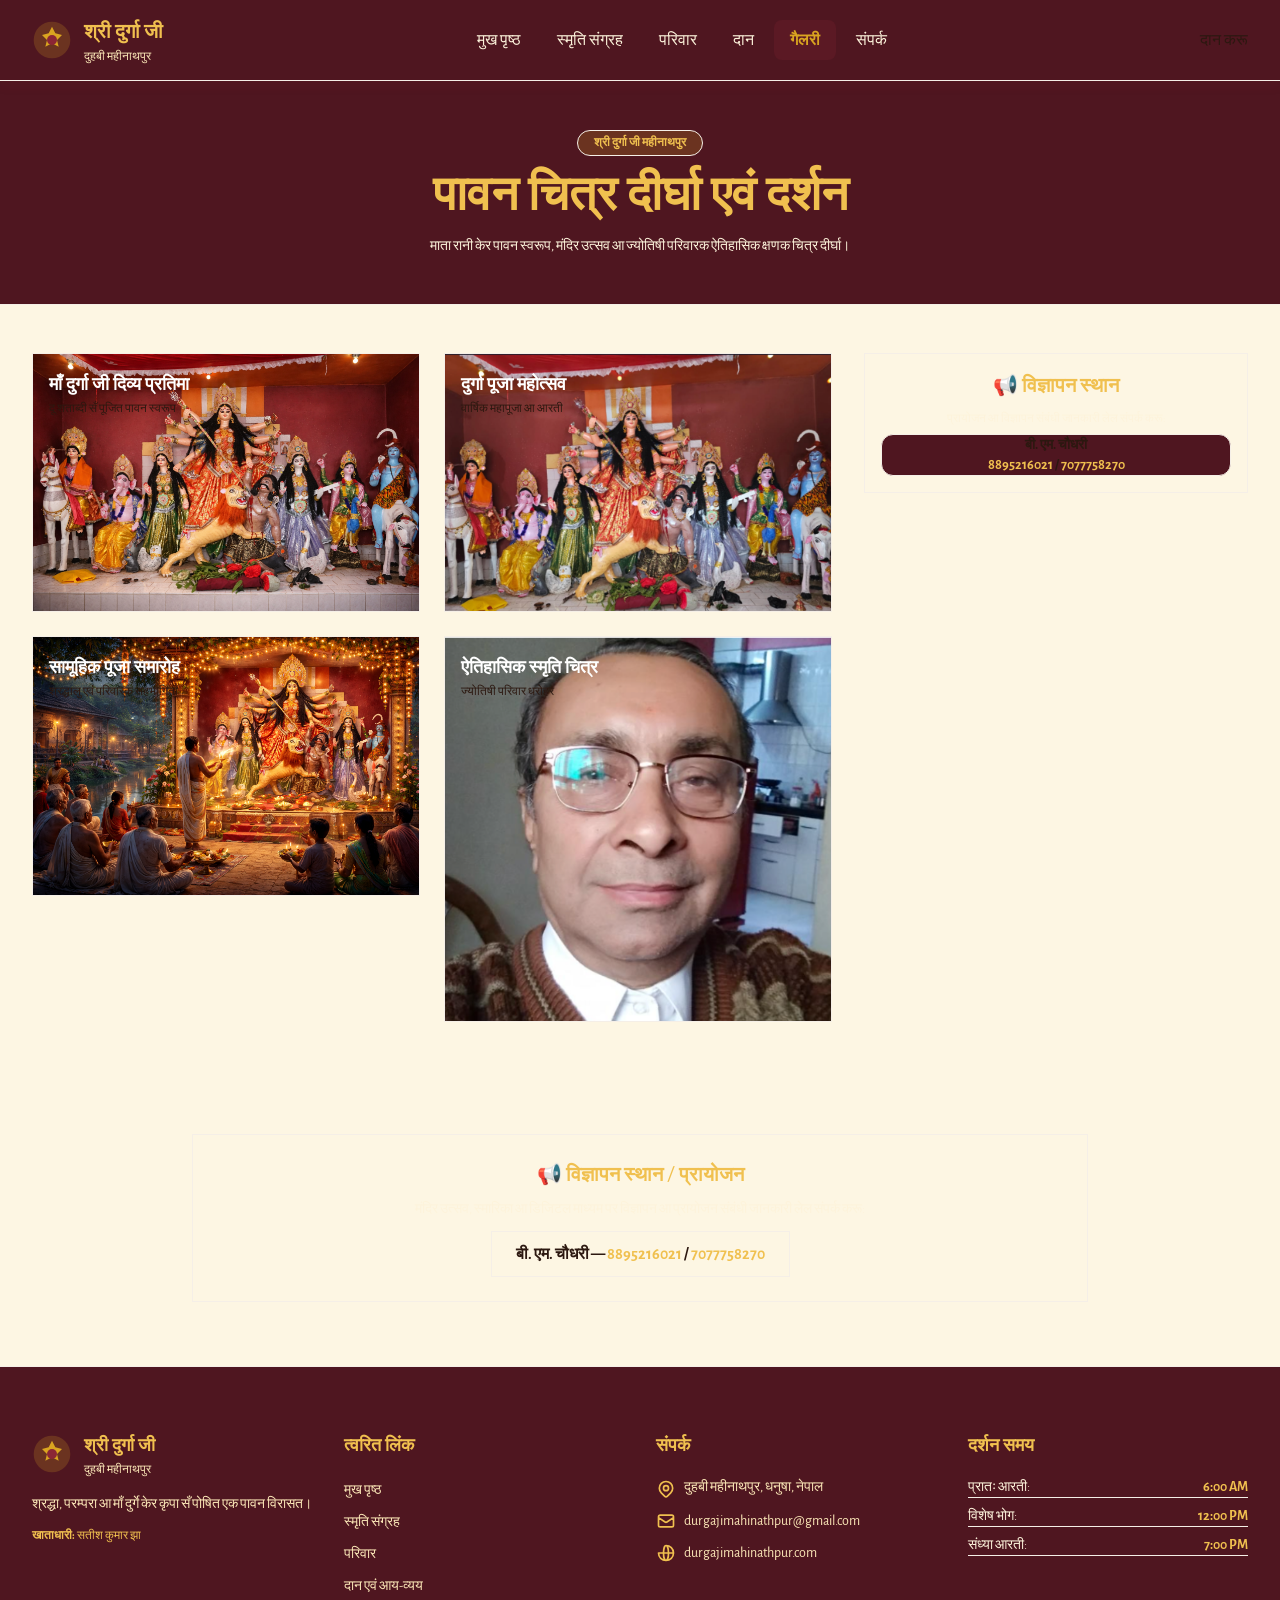
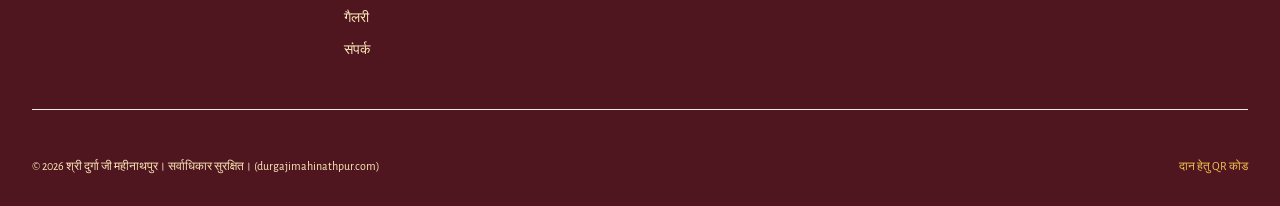
<file: gallery.html>
<!DOCTYPE html>
<html lang="mai">

<head>
    <meta charset="UTF-8">
    <meta name="viewport" content="width=device-width, initial-scale=1.0">
    <meta name="description" content="श्री दुर्गा जी महीनाथपुर - पावन दृश्य आ चित्र दीर्घा (फोटो गैलरी)">
    <title>श्री दुर्गा जी महीनाथपुर | चित्र दीर्घा</title>
    <link rel="stylesheet" href="assets/css/main.css">
</head>

<body class="bg-background text-text-primary">
    <!-- NAVBAR (Embedded with JS fallback) -->
    <div id="nav">
        <nav class="sticky top-0 z-sticky bg-primary-900 shadow-soft border-b border-accent-400/20">
          <div class="container-custom">
            <div class="flex items-center justify-between h-20">
              <a href="index.html" class="flex items-center space-x-3 group">
                <svg class="w-10 h-10 md:w-12 md:h-12" viewBox="0 0 48 48" fill="none" xmlns="http://www.w3.org/2000/svg">
                  <circle cx="24" cy="24" r="22" fill="#DAA520" opacity="0.2" />
                  <path d="M24 8L28 16L36 18L30 24L32 32L24 28L16 32L18 24L12 18L20 16L24 8Z" fill="#DAA520" />
                  <circle cx="24" cy="24" r="6" fill="#8B2635" />
                </svg>
                <div class="flex flex-col">
                  <span class="font-headline text-lg md:text-xl text-accent-400 font-semibold leading-tight">श्री दुर्गा जी</span>
                  <span class="font-body text-xs text-accent-200">दुहबी महीनाथपुर</span>
                </div>
              </a>

              <div class="hidden md:flex items-center space-x-1">
                <a href="index.html" class="nav-link px-4 py-2 rounded-md text-accent-100 hover:bg-primary-800 hover:text-accent-400 transition-colors duration-300">मुख पृष्ठ</a>
                <a href="memory.html" class="nav-link px-4 py-2 rounded-md text-accent-100 hover:bg-primary-800 hover:text-accent-400 transition-colors duration-300">स्मृति संग्रह</a>
                <a href="family.html" class="nav-link px-4 py-2 rounded-md text-accent-100 hover:bg-primary-800 hover:text-accent-400 transition-colors duration-300">परिवार</a>
                <a href="finance.html" class="nav-link px-4 py-2 rounded-md text-accent-100 hover:bg-primary-800 hover:text-accent-400 transition-colors duration-300">दान</a>
                <a href="gallery.html" class="nav-link px-4 py-2 rounded-md text-accent-100 hover:bg-primary-800 hover:text-accent-400 transition-colors duration-300">गैलरी</a>
                <a href="contact.html" class="nav-link px-4 py-2 rounded-md text-accent-100 hover:bg-primary-800 hover:text-accent-400 transition-colors duration-300">संपर्क</a>
              </div>

              <button data-donation-trigger="true" class="hidden md:inline-flex items-center space-x-2 bg-accent-400 hover:bg-accent-500 text-primary-950 font-medium px-5 py-2.5 rounded-lg shadow-md hover:shadow-lg transition-all duration-300">
                <span>दान करू</span>
              </button>

              <button id="mobile-menu-btn" class="md:hidden p-2 text-accent-100 hover:text-accent-400 transition-colors focus:outline-none" aria-label="Toggle mobile menu">
                <svg class="w-6 h-6" fill="none" stroke="currentColor" viewBox="0 0 24 24">
                  <path stroke-linecap="round" stroke-linejoin="round" stroke-width="2" d="M4 6h16M4 12h16M4 18h16" />
                </svg>
              </button>
            </div>

            <div id="mobile-menu" class="hidden md:hidden pb-4 pt-2 border-t border-primary-800">
              <div class="flex flex-col space-y-2">
                <a href="index.html" class="nav-link px-4 py-2 rounded-md text-accent-100 hover:bg-primary-800 hover:text-accent-400 transition-colors duration-300">मुख पृष्ठ</a>
                <a href="memory.html" class="nav-link px-4 py-2 rounded-md text-accent-100 hover:bg-primary-800 hover:text-accent-400 transition-colors duration-300">स्मृति संग्रह</a>
                <a href="family.html" class="nav-link px-4 py-2 rounded-md text-accent-100 hover:bg-primary-800 hover:text-accent-400 transition-colors duration-300">परिवार</a>
                <a href="finance.html" class="nav-link px-4 py-2 rounded-md text-accent-100 hover:bg-primary-800 hover:text-accent-400 transition-colors duration-300">दान</a>
                <a href="gallery.html" class="nav-link px-4 py-2 rounded-md text-accent-100 hover:bg-primary-800 hover:text-accent-400 transition-colors duration-300">गैलरी</a>
                <a href="contact.html" class="nav-link px-4 py-2 rounded-md text-accent-100 hover:bg-primary-800 hover:text-accent-400 transition-colors duration-300">संपर्क</a>
                <button data-donation-trigger="true" class="w-full bg-accent-400 hover:bg-accent-500 text-primary-950 font-medium px-4 py-2.5 rounded-lg text-center mt-2 transition-colors">दान करू</button>
              </div>
            </div>
          </div>
        </nav>
    </div>

    <!-- Gallery Header -->
    <section class="bg-primary-900 text-white py-12 border-b border-accent-400/20">
        <div class="container-custom text-center">
            <div class="inline-flex items-center space-x-2 bg-accent-500/20 px-4 py-1 rounded-full mb-3 border border-accent-400/30">
                <span class="text-accent-400 font-headline text-xs font-semibold">श्री दुर्गा जी महीनाथपुर</span>
            </div>
            <h1 class="text-3xl md:text-5xl font-headline text-accent-400 font-bold mb-3">पावन चित्र दीर्घा एवं दर्शन</h1>
            <p class="text-accent-100 text-sm md:text-base max-w-2xl mx-auto">
                माता रानी केर पावन स्वरूप, मंदिर उत्सव आ ज्योतिषी परिवारक ऐतिहासिक क्षणक चित्र दीर्घा।
            </p>
        </div>
    </section>

    <!-- Gallery Grid -->
    <section class="section py-12">
        <div class="container-custom">
            <div class="grid grid-cols-1 lg:grid-cols-3 gap-8">
                
                <div class="lg:col-span-2 grid grid-cols-1 md:grid-cols-2 gap-6" id="galleryGrid">
                    
                    <div class="gallery-item group cursor-pointer" data-lightbox="assets/images/Durgaji-img.png" alt="श्री दुर्गा जी महीनाथपुर - माता रानी केर दिव्य प्रतिमा">
                        <div class="relative overflow-hidden rounded-2xl shadow-md border border-accent-400/20 aspect-[4/3] bg-primary-950">
                            <img src="assets/images/Durgaji-img.png"
                                alt="श्री दुर्गा जी महीनाथपुर - माता रानी केर दिव्य प्रतिमा"
                                class="w-full h-full object-cover transition-transform duration-500 group-hover:scale-105" loading="lazy">
                            <div class="absolute inset-0 bg-gradient-to-t from-primary-950/90 via-primary-950/20 to-transparent opacity-90 group-hover:opacity-100 transition-opacity p-4 flex flex-col justify-end">
                                <h3 class="text-white font-headline text-lg font-semibold">माँ दुर्गा जी दिव्य प्रतिमा</h3>
                                <p class="text-accent-300 text-xs">दू शताब्दी सँ पूजित पावन स्वरूप</p>
                            </div>
                        </div>
                    </div>

                    <div class="gallery-item group cursor-pointer" data-lightbox="assets/images/durga-ji.png" alt="श्री दुर्गा पूजा उत्सव - भक्तिमय वातावरण">
                        <div class="relative overflow-hidden rounded-2xl shadow-md border border-accent-400/20 aspect-[4/3] bg-primary-950">
                            <img src="assets/images/durga-ji.png"
                                alt="श्री दुर्गा पूजा उत्सव - भक्तिमय वातावरण"
                                class="w-full h-full object-cover transition-transform duration-500 group-hover:scale-105" loading="lazy">
                            <div class="absolute inset-0 bg-gradient-to-t from-primary-950/90 via-primary-950/20 to-transparent opacity-90 group-hover:opacity-100 transition-opacity p-4 flex flex-col justify-end">
                                <h3 class="text-white font-headline text-lg font-semibold">दुर्गा पूजा महोत्सव</h3>
                                <p class="text-accent-300 text-xs">वार्षिक महापूजा आ आरती</p>
                            </div>
                        </div>
                    </div>

                    <div class="gallery-item group cursor-pointer" data-lightbox="assets/images/puja_celebration.png" alt="पूजा उत्सव एवं सांस्कृतिक समारोह">
                        <div class="relative overflow-hidden rounded-2xl shadow-md border border-accent-400/20 aspect-[4/3] bg-primary-950">
                            <img src="assets/images/puja_celebration.png"
                                alt="पूजा उत्सव एवं सांस्कृतिक समारोह"
                                class="w-full h-full object-cover transition-transform duration-500 group-hover:scale-105" loading="lazy">
                            <div class="absolute inset-0 bg-gradient-to-t from-primary-950/90 via-primary-950/20 to-transparent opacity-90 group-hover:opacity-100 transition-opacity p-4 flex flex-col justify-end">
                                <h3 class="text-white font-headline text-lg font-semibold">सामूहिक पूजा समारोह</h3>
                                <p class="text-accent-300 text-xs">श्रद्धालु एवं परिवारक सहभागिता</p>
                            </div>
                        </div>
                    </div>

                    <div class="gallery-item group cursor-pointer" data-lightbox="assets/images/Balmukund.png" alt="ज्योतिषी परिवार वंशज - बालमुकुंद झा">
                        <div class="relative overflow-hidden rounded-2xl shadow-md border border-accent-400/20 aspect-[4/3] bg-primary-950">
                            <img src="assets/images/Balmukund.png"
                                alt="ज्योतिषी परिवार वंशज - बालमुकुंद झा"
                                class="w-full h-full object-cover transition-transform duration-500 group-hover:scale-105" loading="lazy">
                            <div class="absolute inset-0 bg-gradient-to-t from-primary-950/90 via-primary-950/20 to-transparent opacity-90 group-hover:opacity-100 transition-opacity p-4 flex flex-col justify-end">
                                <h3 class="text-white font-headline text-lg font-semibold">ऐतिहासिक स्मृति चित्र</h3>
                                <p class="text-accent-300 text-xs">ज्योतिषी परिवार धरोहर</p>
                            </div>
                        </div>
                    </div>

                </div>

                <div>
                    <div id="ads-right"></div>
                </div>

            </div>
        </div>
    </section>

    <!-- AD BOTTOM -->
    <div id="ads-bottom"></div>

    <!-- FOOTER (Embedded with JS fallback) -->
    <div id="footer">
        <footer class="bg-primary-900 text-accent-100 pt-16 pb-8 border-t border-accent-400/20">
          <div class="container-custom">
            <div class="grid grid-cols-1 md:grid-cols-2 lg:grid-cols-4 gap-8 mb-12">
              <div>
                <div class="flex items-center space-x-3 mb-4">
                  <svg class="w-10 h-10" viewBox="0 0 48 48" fill="none" xmlns="http://www.w3.org/2000/svg">
                    <circle cx="24" cy="24" r="22" fill="#DAA520" opacity="0.2" />
                    <path d="M24 8L28 16L36 18L30 24L32 32L24 28L16 32L18 24L12 18L20 16L24 8Z" fill="#DAA520" />
                    <circle cx="24" cy="24" r="6" fill="#8B2635" />
                  </svg>
                  <div class="flex flex-col">
                    <span class="font-headline text-lg text-accent-400 font-semibold">श्री दुर्गा जी</span>
                    <span class="font-body text-xs text-accent-200">दुहबी महीनाथपुर</span>
                  </div>
                </div>
                <p class="text-sm text-accent-200 leading-relaxed mb-3">श्रद्धा, परम्परा आ माँ दुर्गे केर कृपा सँ पोषित एक पावन विरासत।</p>
                <p class="text-xs text-accent-400"><strong>खाताधारी:</strong> सतीश कुमार झा</p>
              </div>

              <div>
                <h3 class="font-headline text-lg text-accent-400 mb-4">त्वरित लिंक</h3>
                <ul class="space-y-2">
                  <li><a href="index.html" class="text-sm text-accent-200 hover:text-accent-400 transition-colors">मुख पृष्ठ</a></li>
                  <li><a href="memory.html" class="text-sm text-accent-200 hover:text-accent-400 transition-colors">स्मृति संग्रह</a></li>
                  <li><a href="family.html" class="text-sm text-accent-200 hover:text-accent-400 transition-colors">परिवार</a></li>
                  <li><a href="finance.html" class="text-sm text-accent-200 hover:text-accent-400 transition-colors">दान एवं आय-व्यय</a></li>
                  <li><a href="gallery.html" class="text-sm text-accent-200 hover:text-accent-400 transition-colors">गैलरी</a></li>
                  <li><a href="contact.html" class="text-sm text-accent-200 hover:text-accent-400 transition-colors">संपर्क</a></li>
                </ul>
              </div>

              <div>
                <h3 class="font-headline text-lg text-accent-400 mb-4">संपर्क</h3>
                <ul class="space-y-3">
                  <li class="flex items-start">
                    <svg class="w-5 h-5 mr-2 flex-shrink-0 mt-0.5 text-accent-400" fill="none" stroke="currentColor" viewBox="0 0 24 24">
                      <path stroke-linecap="round" stroke-linejoin="round" stroke-width="2" d="M17.657 16.657L13.414 20.9a1.998 1.998 0 01-2.827 0l-4.244-4.243a8 8 0 1111.314 0z" />
                      <path stroke-linecap="round" stroke-linejoin="round" stroke-width="2" d="M15 11a3 3 0 11-6 0 3 3 0 016 0z" />
                    </svg>
                    <span class="text-sm text-accent-200">दुहबी महीनाथपुर, धनुषा, नेपाल</span>
                  </li>
                  <li class="flex items-center">
                    <svg class="w-5 h-5 mr-2 flex-shrink-0 text-accent-400" fill="none" stroke="currentColor" viewBox="0 0 24 24">
                      <path stroke-linecap="round" stroke-linejoin="round" stroke-width="2" d="M3 8l7.89 5.26a2 2 0 002.22 0L21 8M5 19h14a2 2 0 002-2V7a2 2 0 00-2-2H5a2 2 0 00-2 2v10a2 2 0 002 2z" />
                    </svg>
                    <a href="mailto:durgajimahinathpur@gmail.com" class="text-sm text-accent-200 hover:text-accent-400 transition-colors">durgajimahinathpur@gmail.com</a>
                  </li>
                  <li class="flex items-center">
                    <svg class="w-5 h-5 mr-2 flex-shrink-0 text-accent-400" fill="none" stroke="currentColor" viewBox="0 0 24 24">
                      <path stroke-linecap="round" stroke-linejoin="round" stroke-width="2" d="M21 12a9 9 0 01-9 9m9-9a9 9 0 00-9-9m9 9H3m9 9a9 9 0 01-9-9m9 9c1.657 0 3-4.03 3-9s-1.343-9-3-9m0 18c-1.657 0-3-4.03-3-9s1.343-9 3-9" />
                    </svg>
                    <a href="https://durgajimahinathpur.com" target="_blank" class="text-sm text-accent-200 hover:text-accent-400 transition-colors">durgajimahinathpur.com</a>
                  </li>
                </ul>
              </div>

              <div>
                <h3 class="font-headline text-lg text-accent-400 mb-4">दर्शन समय</h3>
                <ul class="space-y-2 text-sm">
                  <li class="flex justify-between border-b border-primary-800 pb-1">
                    <span>प्रातः आरती:</span>
                    <span class="text-accent-400 font-semibold">6:00 AM</span>
                  </li>
                  <li class="flex justify-between border-b border-primary-800 pb-1">
                    <span>विशेष भोग:</span>
                    <span class="text-accent-400 font-semibold">12:00 PM</span>
                  </li>
                  <li class="flex justify-between border-b border-primary-800 pb-1">
                    <span>संध्या आरती:</span>
                    <span class="text-accent-400 font-semibold">7:00 PM</span>
                  </li>
                </ul>
              </div>
            </div>

            <div class="divider border-primary-800 my-6"></div>

            <div class="flex flex-col md:flex-row justify-between items-center pt-4">
              <p class="text-xs text-accent-200 mb-4 md:mb-0">© 2026 श्री दुर्गा जी महीनाथपुर। सर्वाधिकार सुरक्षित। (durgajimahinathpur.com)</p>
              <button data-donation-trigger="true" class="text-xs text-accent-400 hover:underline">दान हेतु QR कोड</button>
            </div>
          </div>
        </footer>
    </div>

    <!-- Shared JavaScript -->
    <script src="assets/js/common.js"></script>
</body>

</html>
</file>
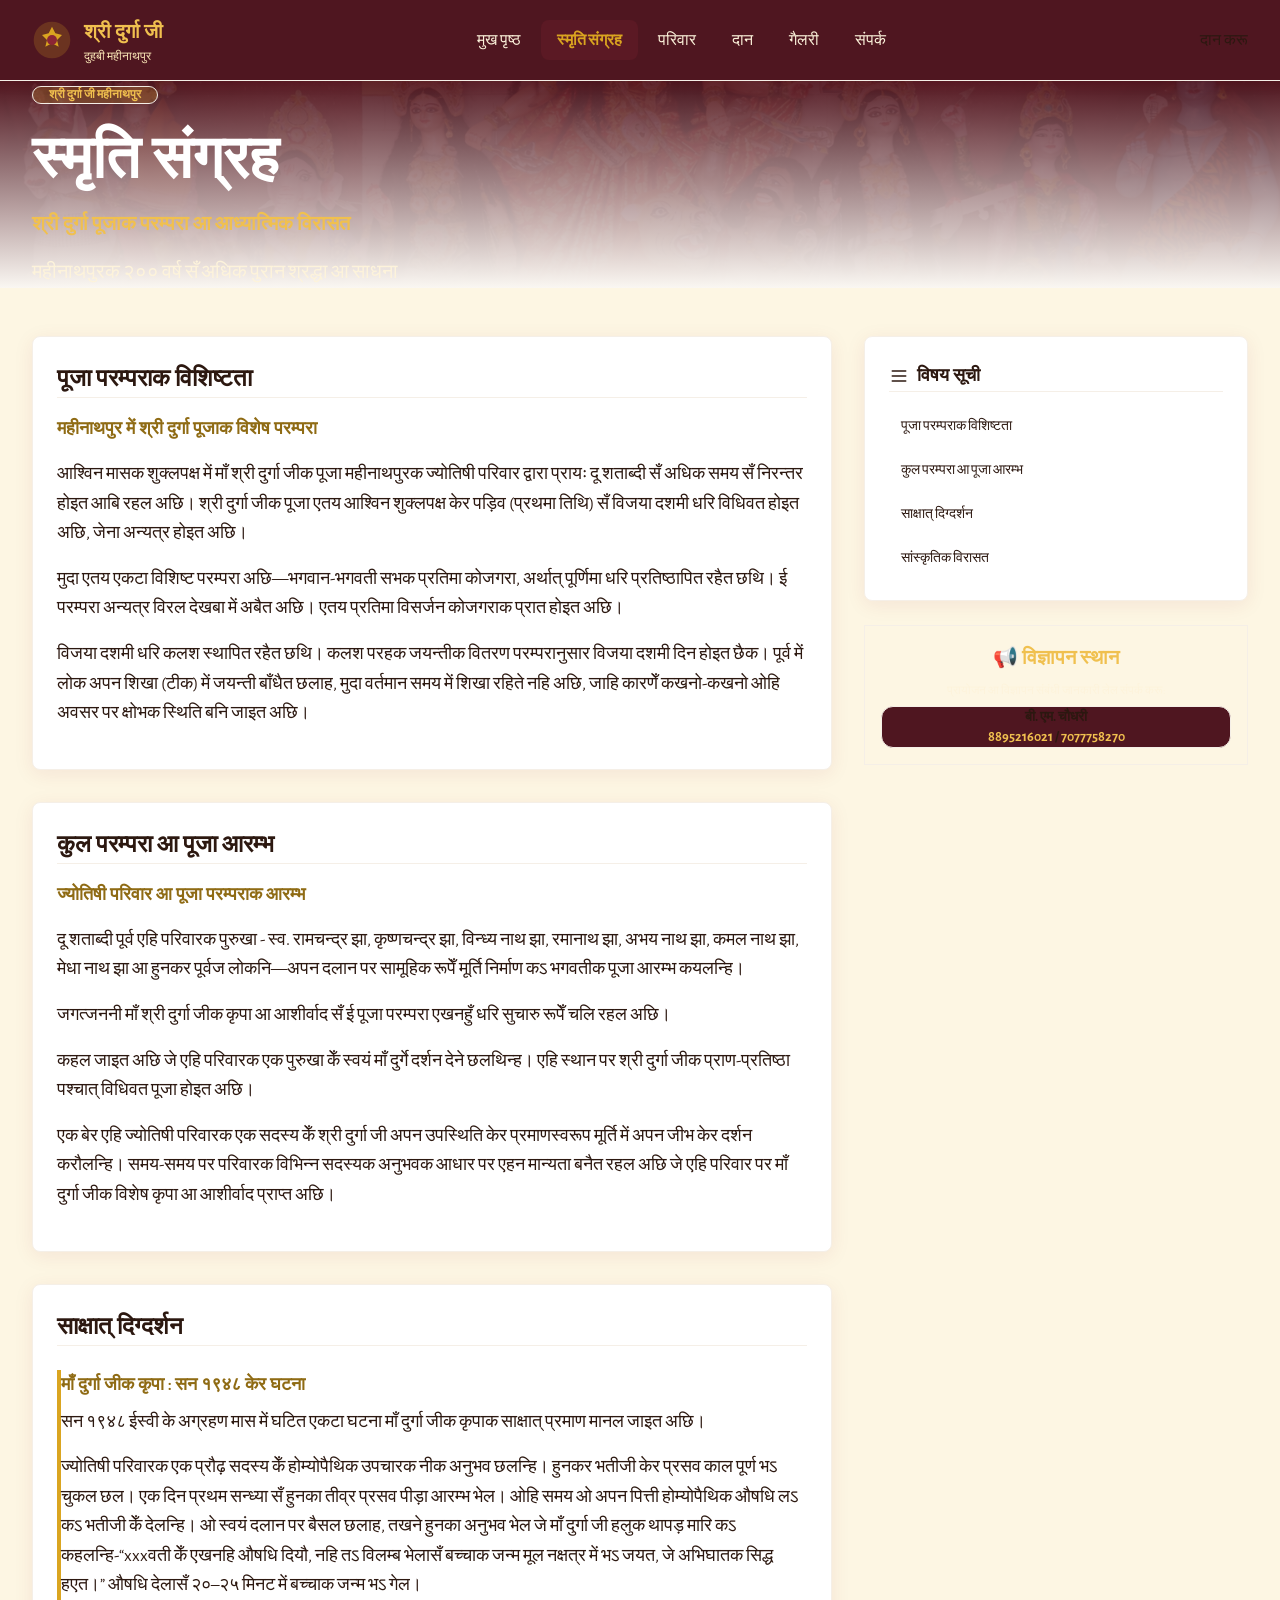
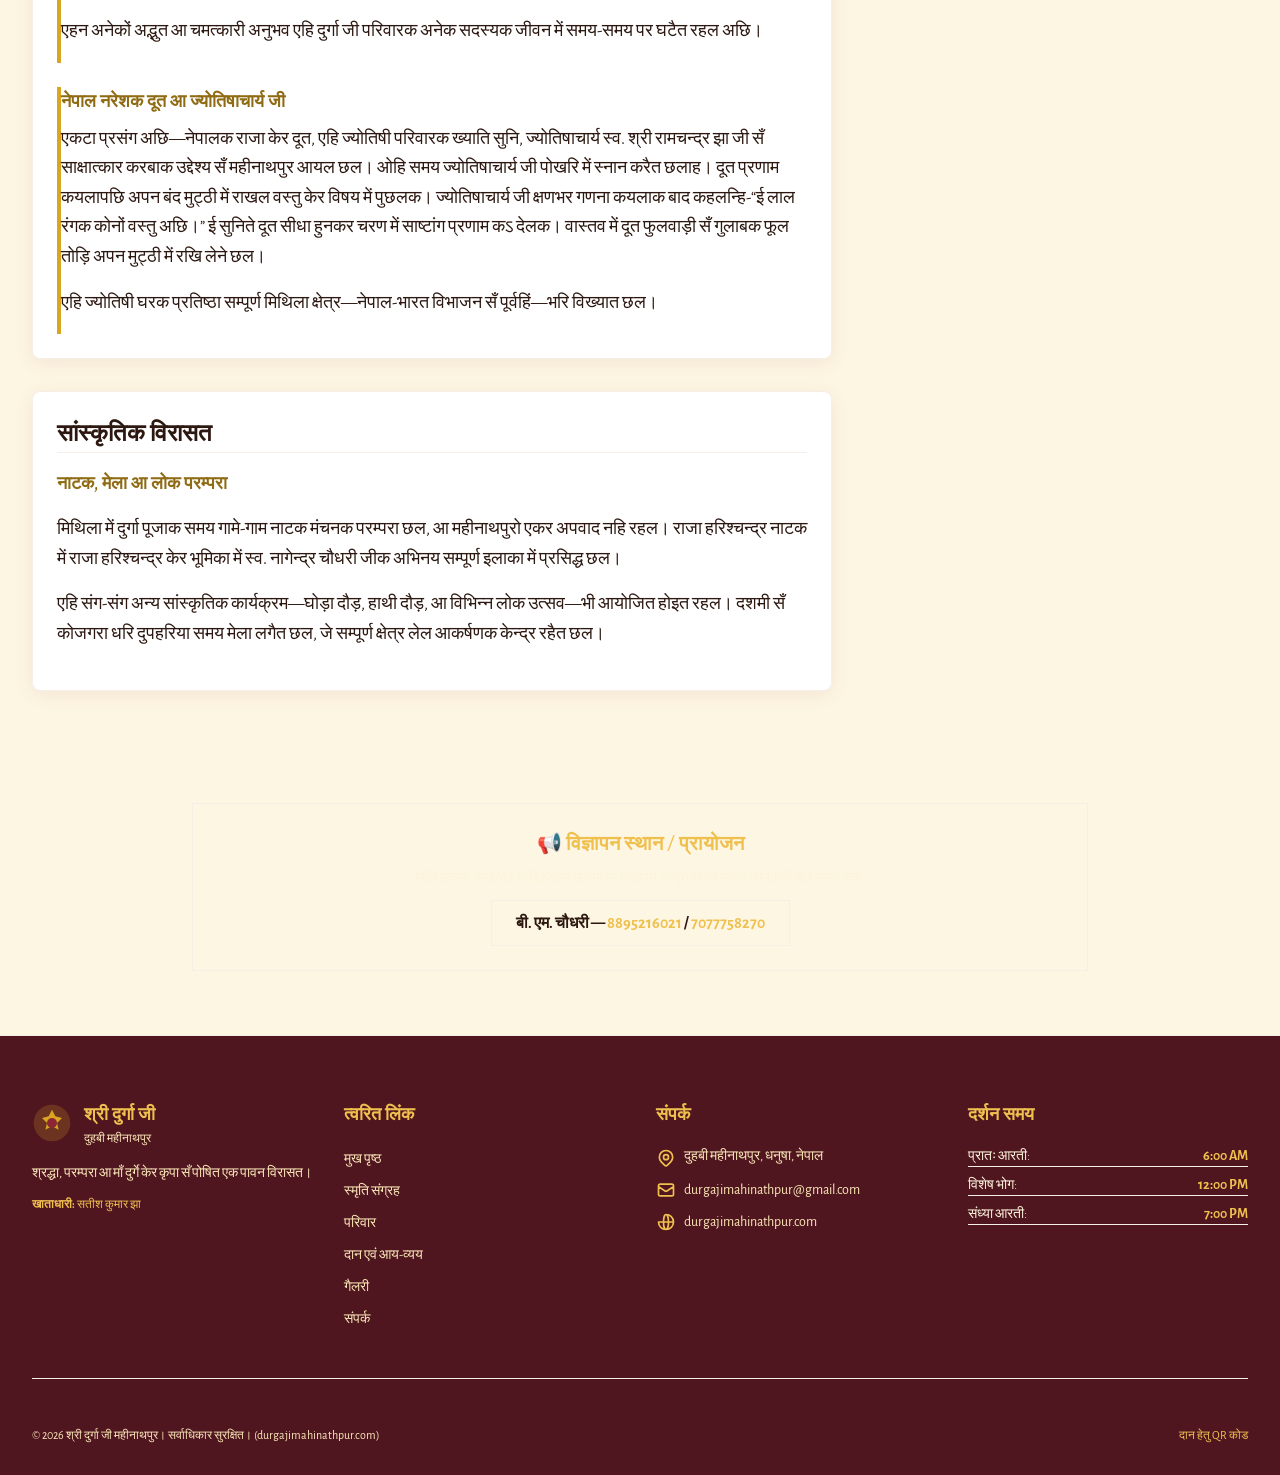
<file: memory.html>
<!DOCTYPE html>
<html lang="mai">

<head>
    <meta charset="UTF-8">
    <meta name="viewport" content="width=device-width, initial-scale=1.0">
    <meta name="description" content="श्री दुर्गा जी महीनाथपुर का पवित्र इतिहास - दो शताब्दियों की आध्यात्मिक विरासत, भक्ति कथाएं और दिव्य शिक्षाएं">
    <title>स्मृति संग्रह - श्री दुर्गा जी महीनाथपुर | पवित्र इतिहास और आध्यात्मिक विरासत</title>
    <link rel="stylesheet" href="assets/css/main.css">
    <style>
        .article-body p {
            font-size: 1.1rem;
            line-height: 1.85rem;
            padding-bottom: 1rem;
        }
    </style>
</head>

<body class="bg-background text-text-primary">

    <!-- NAVBAR (Embedded with JS fallback) -->
    <div id="nav">
        <nav class="sticky top-0 z-sticky bg-primary-900 shadow-soft border-b border-accent-400/20">
          <div class="container-custom">
            <div class="flex items-center justify-between h-20">
              <a href="index.html" class="flex items-center space-x-3 group">
                <svg class="w-10 h-10 md:w-12 md:h-12" viewBox="0 0 48 48" fill="none" xmlns="http://www.w3.org/2000/svg">
                  <circle cx="24" cy="24" r="22" fill="#DAA520" opacity="0.2" />
                  <path d="M24 8L28 16L36 18L30 24L32 32L24 28L16 32L18 24L12 18L20 16L24 8Z" fill="#DAA520" />
                  <circle cx="24" cy="24" r="6" fill="#8B2635" />
                </svg>
                <div class="flex flex-col">
                  <span class="font-headline text-lg md:text-xl text-accent-400 font-semibold leading-tight">श्री दुर्गा जी</span>
                  <span class="font-body text-xs text-accent-200">दुहबी महीनाथपुर</span>
                </div>
              </a>

              <div class="hidden md:flex items-center space-x-1">
                <a href="index.html" class="nav-link px-4 py-2 rounded-md text-accent-100 hover:bg-primary-800 hover:text-accent-400 transition-colors duration-300">मुख पृष्ठ</a>
                <a href="memory.html" class="nav-link px-4 py-2 rounded-md text-accent-100 hover:bg-primary-800 hover:text-accent-400 transition-colors duration-300">स्मृति संग्रह</a>
                <a href="family.html" class="nav-link px-4 py-2 rounded-md text-accent-100 hover:bg-primary-800 hover:text-accent-400 transition-colors duration-300">परिवार</a>
                <a href="finance.html" class="nav-link px-4 py-2 rounded-md text-accent-100 hover:bg-primary-800 hover:text-accent-400 transition-colors duration-300">दान</a>
                <a href="gallery.html" class="nav-link px-4 py-2 rounded-md text-accent-100 hover:bg-primary-800 hover:text-accent-400 transition-colors duration-300">गैलरी</a>
                <a href="contact.html" class="nav-link px-4 py-2 rounded-md text-accent-100 hover:bg-primary-800 hover:text-accent-400 transition-colors duration-300">संपर्क</a>
              </div>

              <button data-donation-trigger="true" class="hidden md:inline-flex items-center space-x-2 bg-accent-400 hover:bg-accent-500 text-primary-950 font-medium px-5 py-2.5 rounded-lg shadow-md hover:shadow-lg transition-all duration-300">
                <span>दान करू</span>
              </button>

              <button id="mobile-menu-btn" class="md:hidden p-2 text-accent-100 hover:text-accent-400 transition-colors focus:outline-none" aria-label="Toggle mobile menu">
                <svg class="w-6 h-6" fill="none" stroke="currentColor" viewBox="0 0 24 24">
                  <path stroke-linecap="round" stroke-linejoin="round" stroke-width="2" d="M4 6h16M4 12h16M4 18h16" />
                </svg>
              </button>
            </div>

            <div id="mobile-menu" class="hidden md:hidden pb-4 pt-2 border-t border-primary-800">
              <div class="flex flex-col space-y-2">
                <a href="index.html" class="nav-link px-4 py-2 rounded-md text-accent-100 hover:bg-primary-800 hover:text-accent-400 transition-colors duration-300">मुख पृष्ठ</a>
                <a href="memory.html" class="nav-link px-4 py-2 rounded-md text-accent-100 hover:bg-primary-800 hover:text-accent-400 transition-colors duration-300">स्मृति संग्रह</a>
                <a href="family.html" class="nav-link px-4 py-2 rounded-md text-accent-100 hover:bg-primary-800 hover:text-accent-400 transition-colors duration-300">परिवार</a>
                <a href="finance.html" class="nav-link px-4 py-2 rounded-md text-accent-100 hover:bg-primary-800 hover:text-accent-400 transition-colors duration-300">दान</a>
                <a href="gallery.html" class="nav-link px-4 py-2 rounded-md text-accent-100 hover:bg-primary-800 hover:text-accent-400 transition-colors duration-300">गैलरी</a>
                <a href="contact.html" class="nav-link px-4 py-2 rounded-md text-accent-100 hover:bg-primary-800 hover:text-accent-400 transition-colors duration-300">संपर्क</a>
                <button data-donation-trigger="true" class="w-full bg-accent-400 hover:bg-accent-500 text-primary-950 font-medium px-4 py-2.5 rounded-lg text-center mt-2 transition-colors">दान करू</button>
              </div>
            </div>
          </div>
        </nav>
    </div>

    <!-- HERO SECTION -->
    <section class="relative h-[450px] md:h-[550px] overflow-hidden">
        <div class="absolute inset-0 z-0">
            <img src="assets/images/Durgaji-img.png" alt="श्री दुर्गा जी महीनाथपुर" class="w-full h-full object-cover">
            <div class="absolute inset-0 bg-gradient-to-b from-primary-900/90 via-primary-900/80 to-background"></div>
        </div>

        <div class="relative container-custom h-full flex items-center">
            <div class="max-w-3xl animate-fade-in">
                <div class="inline-flex items-center space-x-2 bg-accent-500/20 px-4 py-1.5 rounded-full mb-6 border border-accent-400/30">
                    <span class="text-accent-400 font-headline text-xs font-semibold">श्री दुर्गा जी महीनाथपुर</span>
                </div>
                <h1 class="font-headline text-4xl md:text-5xl lg:text-6xl text-white mb-4 leading-tight">स्मृति संग्रह</h1>
                <p class="text-accent-400 text-xl md:text-2xl font-headline mb-4 font-semibold">श्री दुर्गा पूजाक परम्परा आ आध्यात्मिक विरासत</p>
                <p class="text-accent-100 text-lg md:text-xl font-body max-w-2xl leading-relaxed">
                    महीनाथपुरक २०० वर्ष सँ अधिक पुरान श्रद्धा आ साधना
                </p>
            </div>
        </div>
    </section>

    <!-- CONTENT SECTION -->
    <section class="section py-12">
        <div class="container-custom">
            <div class="grid lg:grid-cols-3 gap-8">
                
                <div class="lg:col-span-2 space-y-8">

                    <!-- Section 1 -->
                    <article class="card bg-white p-6 md:p-8 rounded-2xl border border-accent-400/20 shadow-sm" id="one">
                        <h3 class="text-primary-900 text-2xl font-headline font-bold pb-2 border-b border-accent-400/20 mb-4">पूजा परम्पराक विशिष्टता</h3>
                        <h4 class="text-accent-700 font-headline text-lg font-semibold mb-4">महीनाथपुर में श्री दुर्गा पूजाक विशेष परम्परा</h4>
                        <div class="article-body leading-relaxed text-text-primary">
                            <p>
                                आश्विन मासक शुक्लपक्ष में माँ श्री दुर्गा जीक पूजा महीनाथपुरक ज्योतिषी परिवार द्वारा प्रायः दू शताब्दी सँ अधिक समय सँ निरन्तर होइत आबि रहल अछि। श्री दुर्गा जीक पूजा एतय आश्विन शुक्लपक्ष केर पड़िव (प्रथमा तिथि) सँ विजया दशमी धरि विधिवत होइत अछि, जेना अन्यत्र होइत अछि।
                            </p>
                            <p>
                                मुदा एतय एकटा विशिष्ट परम्परा अछि—भगवान-भगवती सभक प्रतिमा कोजगरा, अर्थात् पूर्णिमा धरि प्रतिष्ठापित रहैत छथि। ई परम्परा अन्यत्र विरल देखबा में अबैत अछि। एतय प्रतिमा विसर्जन कोजगराक प्रात होइत अछि।
                            </p>
                            <p>
                                विजया दशमी धरि कलश स्थापित रहैत छथि। कलश परहक जयन्तीक वितरण परम्परानुसार विजया दशमी दिन होइत छैक। पूर्व में लोक अपन शिखा (टीक) में जयन्ती बाँधैत छलाह, मुदा वर्तमान समय में शिखा रहिते नहि अछि, जाहि कारणेँ कखनो-कखनो ओहि अवसर पर क्षोभक स्थिति बनि जाइत अछि।
                            </p>
                        </div>
                    </article>

                    <!-- Section 2 -->
                    <article class="card bg-white p-6 md:p-8 rounded-2xl border border-accent-400/20 shadow-sm" id="two">
                        <h3 class="text-primary-900 text-2xl font-headline font-bold pb-2 border-b border-accent-400/20 mb-4">कुल परम्परा आ पूजा आरम्भ</h3>
                        <h4 class="text-accent-700 font-headline text-lg font-semibold mb-4">ज्योतिषी परिवार आ पूजा परम्पराक आरम्भ</h4>
                        <div class="article-body leading-relaxed text-text-primary">
                            <p>
                                दू शताब्दी पूर्व एहि परिवारक पुरुखा - स्व. रामचन्द्र झा, कृष्णचन्द्र झा, विन्ध्य नाथ झा, रमानाथ झा, अभय नाथ झा, कमल नाथ झा, मेधा नाथ झा आ हुनकर पूर्वज लोकनि—अपन दलान पर सामूहिक रूपेँ मूर्ति निर्माण कऽ भगवतीक पूजा आरम्भ कयलन्हि।
                            </p>
                            <p>
                                जगत्जननी माँ श्री दुर्गा जीक कृपा आ आशीर्वाद सँ ई पूजा परम्परा एखनहुँ धरि सुचारु रूपेँ चलि रहल अछि।
                            </p>
                            <p>
                                कहल जाइत अछि जे एहि परिवारक एक पुरुखा केँ स्वयं माँ दुर्गे दर्शन देने छलथिन्ह। एहि स्थान पर श्री दुर्गा जीक प्राण-प्रतिष्ठा पश्चात् विधिवत पूजा होइत अछि।
                            </p>
                            <p>
                                एक बेर एहि ज्योतिषी परिवारक एक सदस्य केँ श्री दुर्गा जी अपन उपस्थिति केर प्रमाणस्वरूप मूर्ति में अपन जीभ केर दर्शन करौलन्हि। समय-समय पर परिवारक विभिन्न सदस्यक अनुभवक आधार पर एहन मान्यता बनैत रहल अछि जे एहि परिवार पर माँ दुर्गा जीक विशेष कृपा आ आशीर्वाद प्राप्त अछि।
                            </p>
                        </div>
                    </article>

                    <!-- Section 3 -->
                    <article class="card bg-white p-6 md:p-8 rounded-2xl border border-accent-400/20 shadow-sm" id="miracle">
                        <h3 class="text-primary-900 text-2xl font-headline font-bold pb-2 border-b border-accent-400/20 mb-6">साक्षात् दिग्दर्शन</h3>

                        <div class="space-y-6">
                            <div class="border-l-4 border-accent-500 pl-4">
                                <h4 class="text-accent-700 font-headline text-lg font-semibold mb-2">माँ दुर्गा जीक कृपा : सन १९४८ केर घटना</h4>
                                <div class="article-body text-sm md:text-base leading-relaxed">
                                    <p>
                                        सन १९४८ ईस्वी के अग्रहण मास में घटित एकटा घटना माँ दुर्गा जीक कृपाक साक्षात् प्रमाण मानल जाइत अछि।
                                    </p>
                                    <p>
                                        ज्योतिषी परिवारक एक प्रौढ़ सदस्य केँ होम्योपैथिक उपचारक नीक अनुभव छलन्हि। हुनकर भतीजी केर प्रसव काल पूर्ण भऽ चुकल छल। एक दिन प्रथम सन्ध्या सँ हुनका तीव्र प्रसव पीड़ा आरम्भ भेल। ओहि समय ओ अपन पित्ती होम्योपैथिक औषधि लऽ कऽ भतीजी केँ देलन्हि। ओ स्वयं दलान पर बैसल छलाह, तखने हुनका अनुभव भेल जे माँ दुर्गा जी हलुक थापड़ मारि कऽ कहलन्हि-“xxxवती केँ एखनहि औषधि दियौ, नहि तऽ विलम्ब भेलासँ बच्चाक जन्म मूल नक्षत्र में भऽ जयत, जे अभिघातक सिद्ध हएत।” औषधि देलासँ २०–२५ मिनट में बच्चाक जन्म भऽ गेल।
                                    </p>
                                    <p>
                                        एहन अनेकों अद्भुत आ चमत्कारी अनुभव एहि दुर्गा जी परिवारक अनेक सदस्यक जीवन में समय-समय पर घटैत रहल अछि।
                                    </p>
                                </div>
                            </div>

                            <div class="border-l-4 border-accent-500 pl-4">
                                <h4 class="text-accent-700 font-headline text-lg font-semibold mb-2">नेपाल नरेशक दूत आ ज्योतिषाचार्य जी</h4>
                                <div class="article-body text-sm md:text-base leading-relaxed">
                                    <p>
                                        एकटा प्रसंग अछि—नेपालक राजा केर दूत, एहि ज्योतिषी परिवारक ख्याति सुनि, ज्योतिषाचार्य स्व. श्री रामचन्द्र झा जी सँ साक्षात्कार करबाक उद्देश्य सँ महीनाथपुर आयल छल। ओहि समय ज्योतिषाचार्य जी पोखरि में स्नान करैत छलाह। दूत प्रणाम कयलापछि अपन बंद मुट्ठी में राखल वस्तु केर विषय में पुछलक। ज्योतिषाचार्य जी क्षणभर गणना कयलाक बाद कहलन्हि-“ई लाल रंगक कोनों वस्तु अछि।” ई सुनिते दूत सीधा हुनकर चरण में साष्टांग प्रणाम कऽ देलक। वास्तव में दूत फुलवाड़ी सँ गुलाबक फूल तोड़ि अपन मुट्ठी में रखि लेने छल।
                                    </p>
                                    <p>
                                        एहि ज्योतिषी घरक प्रतिष्ठा सम्पूर्ण मिथिला क्षेत्र—नेपाल-भारत विभाजन सँ पूर्वहिं—भरि विख्यात छल।
                                    </p>
                                </div>
                            </div>
                        </div>
                    </article>

                    <!-- Section 4 -->
                    <article class="card bg-white p-6 md:p-8 rounded-2xl border border-accent-400/20 shadow-sm" id="last">
                        <h3 class="text-primary-900 text-2xl font-headline font-bold pb-2 border-b border-accent-400/20 mb-4">सांस्कृतिक विरासत</h3>
                        <h4 class="text-accent-700 font-headline text-lg font-semibold mb-4">नाटक, मेला आ लोक परम्परा</h4>
                        <div class="article-body leading-relaxed text-text-primary">
                            <p>
                                मिथिला में दुर्गा पूजाक समय गामे-गाम नाटक मंचनक परम्परा छल, आ महीनाथपुरो एकर अपवाद नहि रहल। राजा हरिश्चन्द्र नाटक में राजा हरिश्चन्द्र केर भूमिका में स्व. नागेन्द्र चौधरी जीक अभिनय सम्पूर्ण इलाका में प्रसिद्ध छल।
                            </p>
                            <p>
                                एहि संग-संग अन्य सांस्कृतिक कार्यक्रम—घोड़ा दौड़, हाथी दौड़, आ विभिन्न लोक उत्सव—भी आयोजित होइत रहल। दशमी सँ कोजगरा धरि दुपहरिया समय मेला लगैत छल, जे सम्पूर्ण क्षेत्र लेल आकर्षणक केन्द्र रहैत छल।
                            </p>
                        </div>
                    </article>

                </div>

                <aside class="lg:col-span-1 space-y-6">
                    <div class="card bg-white p-6 rounded-2xl border border-accent-400/30 shadow-md sticky top-24">
                        <h3 class="text-primary-900 font-headline text-lg font-semibold mb-4 flex items-center gap-2 border-b pb-2">
                            <svg class="w-5 h-5 text-accent-600" fill="none" stroke="currentColor" viewBox="0 0 24 24">
                                <path stroke-linecap="round" stroke-linejoin="round" stroke-width="2" d="M4 6h16M4 12h16M4 18h16"></path>
                            </svg>
                            विषय सूची
                        </h3>
                        <nav class="space-y-2 text-sm">
                            <a href="#one" class="block text-text-primary hover:text-accent-600 hover:bg-primary-50 px-3 py-2 rounded-lg transition-colors">पूजा परम्पराक विशिष्टता</a>
                            <a href="#two" class="block text-text-primary hover:text-accent-600 hover:bg-primary-50 px-3 py-2 rounded-lg transition-colors">कुल परम्परा आ पूजा आरम्भ</a>
                            <a href="#miracle" class="block text-text-primary hover:text-accent-600 hover:bg-primary-50 px-3 py-2 rounded-lg transition-colors">साक्षात् दिग्दर्शन</a>
                            <a href="#last" class="block text-text-primary hover:text-accent-600 hover:bg-primary-50 px-3 py-2 rounded-lg transition-colors">सांस्कृतिक विरासत</a>
                        </nav>
                    </div>

                    <div id="ads-right"></div>
                </aside>
            </div>
        </div>
    </section>

    <!-- AD BOTTOM -->
    <div id="ads-bottom"></div>

    <!-- FOOTER (Embedded with JS fallback) -->
    <div id="footer">
        <footer class="bg-primary-900 text-accent-100 pt-16 pb-8 border-t border-accent-400/20">
          <div class="container-custom">
            <div class="grid grid-cols-1 md:grid-cols-2 lg:grid-cols-4 gap-8 mb-12">
              <div>
                <div class="flex items-center space-x-3 mb-4">
                  <svg class="w-10 h-10" viewBox="0 0 48 48" fill="none" xmlns="http://www.w3.org/2000/svg">
                    <circle cx="24" cy="24" r="22" fill="#DAA520" opacity="0.2" />
                    <path d="M24 8L28 16L36 18L30 24L32 32L24 28L16 32L18 24L12 18L20 16L24 8Z" fill="#DAA520" />
                    <circle cx="24" cy="24" r="6" fill="#8B2635" />
                  </svg>
                  <div class="flex flex-col">
                    <span class="font-headline text-lg text-accent-400 font-semibold">श्री दुर्गा जी</span>
                    <span class="font-body text-xs text-accent-200">दुहबी महीनाथपुर</span>
                  </div>
                </div>
                <p class="text-sm text-accent-200 leading-relaxed mb-3">श्रद्धा, परम्परा आ माँ दुर्गे केर कृपा सँ पोषित एक पावन विरासत।</p>
                <p class="text-xs text-accent-400"><strong>खाताधारी:</strong> सतीश कुमार झा</p>
              </div>

              <div>
                <h3 class="font-headline text-lg text-accent-400 mb-4">त्वरित लिंक</h3>
                <ul class="space-y-2">
                  <li><a href="index.html" class="text-sm text-accent-200 hover:text-accent-400 transition-colors">मुख पृष्ठ</a></li>
                  <li><a href="memory.html" class="text-sm text-accent-200 hover:text-accent-400 transition-colors">स्मृति संग्रह</a></li>
                  <li><a href="family.html" class="text-sm text-accent-200 hover:text-accent-400 transition-colors">परिवार</a></li>
                  <li><a href="finance.html" class="text-sm text-accent-200 hover:text-accent-400 transition-colors">दान एवं आय-व्यय</a></li>
                  <li><a href="gallery.html" class="text-sm text-accent-200 hover:text-accent-400 transition-colors">गैलरी</a></li>
                  <li><a href="contact.html" class="text-sm text-accent-200 hover:text-accent-400 transition-colors">संपर्क</a></li>
                </ul>
              </div>

              <div>
                <h3 class="font-headline text-lg text-accent-400 mb-4">संपर्क</h3>
                <ul class="space-y-3">
                  <li class="flex items-start">
                    <svg class="w-5 h-5 mr-2 flex-shrink-0 mt-0.5 text-accent-400" fill="none" stroke="currentColor" viewBox="0 0 24 24">
                      <path stroke-linecap="round" stroke-linejoin="round" stroke-width="2" d="M17.657 16.657L13.414 20.9a1.998 1.998 0 01-2.827 0l-4.244-4.243a8 8 0 1111.314 0z" />
                      <path stroke-linecap="round" stroke-linejoin="round" stroke-width="2" d="M15 11a3 3 0 11-6 0 3 3 0 016 0z" />
                    </svg>
                    <span class="text-sm text-accent-200">दुहबी महीनाथपुर, धनुषा, नेपाल</span>
                  </li>
                  <li class="flex items-center">
                    <svg class="w-5 h-5 mr-2 flex-shrink-0 text-accent-400" fill="none" stroke="currentColor" viewBox="0 0 24 24">
                      <path stroke-linecap="round" stroke-linejoin="round" stroke-width="2" d="M3 8l7.89 5.26a2 2 0 002.22 0L21 8M5 19h14a2 2 0 002-2V7a2 2 0 00-2-2H5a2 2 0 00-2 2v10a2 2 0 002 2z" />
                    </svg>
                    <a href="mailto:durgajimahinathpur@gmail.com" class="text-sm text-accent-200 hover:text-accent-400 transition-colors">durgajimahinathpur@gmail.com</a>
                  </li>
                  <li class="flex items-center">
                    <svg class="w-5 h-5 mr-2 flex-shrink-0 text-accent-400" fill="none" stroke="currentColor" viewBox="0 0 24 24">
                      <path stroke-linecap="round" stroke-linejoin="round" stroke-width="2" d="M21 12a9 9 0 01-9 9m9-9a9 9 0 00-9-9m9 9H3m9 9a9 9 0 01-9-9m9 9c1.657 0 3-4.03 3-9s-1.343-9-3-9m0 18c-1.657 0-3-4.03-3-9s1.343-9 3-9" />
                    </svg>
                    <a href="https://durgajimahinathpur.com" target="_blank" class="text-sm text-accent-200 hover:text-accent-400 transition-colors">durgajimahinathpur.com</a>
                  </li>
                </ul>
              </div>

              <div>
                <h3 class="font-headline text-lg text-accent-400 mb-4">दर्शन समय</h3>
                <ul class="space-y-2 text-sm">
                  <li class="flex justify-between border-b border-primary-800 pb-1">
                    <span>प्रातः आरती:</span>
                    <span class="text-accent-400 font-semibold">6:00 AM</span>
                  </li>
                  <li class="flex justify-between border-b border-primary-800 pb-1">
                    <span>विशेष भोग:</span>
                    <span class="text-accent-400 font-semibold">12:00 PM</span>
                  </li>
                  <li class="flex justify-between border-b border-primary-800 pb-1">
                    <span>संध्या आरती:</span>
                    <span class="text-accent-400 font-semibold">7:00 PM</span>
                  </li>
                </ul>
              </div>
            </div>

            <div class="divider border-primary-800 my-6"></div>

            <div class="flex flex-col md:flex-row justify-between items-center pt-4">
              <p class="text-xs text-accent-200 mb-4 md:mb-0">© 2026 श्री दुर्गा जी महीनाथपुर। सर्वाधिकार सुरक्षित। (durgajimahinathpur.com)</p>
              <button data-donation-trigger="true" class="text-xs text-accent-400 hover:underline">दान हेतु QR कोड</button>
            </div>
          </div>
        </footer>
    </div>

    <!-- JavaScript -->
    <script src="assets/js/common.js"></script>
</body>

</html>
</file>
<file: assets/css/main.css>
@import url('https://fonts.googleapis.com/css2?family=Crimson+Text:wght@400;600;700&display=swap');

@import url('https://fonts.googleapis.com/css2?family=Source+Serif+4:wght@300;400;500&display=swap');

@import url('https://fonts.googleapis.com/css2?family=Alegreya+Sans:wght@500;600&display=swap');

@import url('https://fonts.googleapis.com/css2?family=Cormorant+Garamond:wght@400;500&display=swap');

*,
::before,
::after {
  --tw-border-spacing-x: 0;
  --tw-border-spacing-y: 0;
  --tw-translate-x: 0;
  --tw-translate-y: 0;
  --tw-rotate: 0;
  --tw-skew-x: 0;
  --tw-skew-y: 0;
  --tw-scale-x: 1;
  --tw-scale-y: 1;
  --tw-pan-x: ;
  --tw-pan-y: ;
  --tw-pinch-zoom: ;
  --tw-scroll-snap-strictness: proximity;
  --tw-gradient-from-position: ;
  --tw-gradient-via-position: ;
  --tw-gradient-to-position: ;
  --tw-ordinal: ;
  --tw-slashed-zero: ;
  --tw-numeric-figure: ;
  --tw-numeric-spacing: ;
  --tw-numeric-fraction: ;
  --tw-ring-inset: ;
  --tw-ring-offset-width: 0px;
  --tw-ring-offset-color: #fff;
  --tw-ring-color: rgb(59 130 246 / 0.5);
  --tw-ring-offset-shadow: 0 0 #0000;
  --tw-ring-shadow: 0 0 #0000;
  --tw-shadow: 0 0 #0000;
  --tw-shadow-colored: 0 0 #0000;
  --tw-blur: ;
  --tw-brightness: ;
  --tw-contrast: ;
  --tw-grayscale: ;
  --tw-hue-rotate: ;
  --tw-invert: ;
  --tw-saturate: ;
  --tw-sepia: ;
  --tw-drop-shadow: ;
  --tw-backdrop-blur: ;
  --tw-backdrop-brightness: ;
  --tw-backdrop-contrast: ;
  --tw-backdrop-grayscale: ;
  --tw-backdrop-hue-rotate: ;
  --tw-backdrop-invert: ;
  --tw-backdrop-opacity: ;
  --tw-backdrop-saturate: ;
  --tw-backdrop-sepia: ;
  --tw-contain-size: ;
  --tw-contain-layout: ;
  --tw-contain-paint: ;
  --tw-contain-style: ;
}

::backdrop {
  --tw-border-spacing-x: 0;
  --tw-border-spacing-y: 0;
  --tw-translate-x: 0;
  --tw-translate-y: 0;
  --tw-rotate: 0;
  --tw-skew-x: 0;
  --tw-skew-y: 0;
  --tw-scale-x: 1;
  --tw-scale-y: 1;
  --tw-pan-x: ;
  --tw-pan-y: ;
  --tw-pinch-zoom: ;
  --tw-scroll-snap-strictness: proximity;
  --tw-gradient-from-position: ;
  --tw-gradient-via-position: ;
  --tw-gradient-to-position: ;
  --tw-ordinal: ;
  --tw-slashed-zero: ;
  --tw-numeric-figure: ;
  --tw-numeric-spacing: ;
  --tw-numeric-fraction: ;
  --tw-ring-inset: ;
  --tw-ring-offset-width: 0px;
  --tw-ring-offset-color: #fff;
  --tw-ring-color: rgb(59 130 246 / 0.5);
  --tw-ring-offset-shadow: 0 0 #0000;
  --tw-ring-shadow: 0 0 #0000;
  --tw-shadow: 0 0 #0000;
  --tw-shadow-colored: 0 0 #0000;
  --tw-blur: ;
  --tw-brightness: ;
  --tw-contrast: ;
  --tw-grayscale: ;
  --tw-hue-rotate: ;
  --tw-invert: ;
  --tw-saturate: ;
  --tw-sepia: ;
  --tw-drop-shadow: ;
  --tw-backdrop-blur: ;
  --tw-backdrop-brightness: ;
  --tw-backdrop-contrast: ;
  --tw-backdrop-grayscale: ;
  --tw-backdrop-hue-rotate: ;
  --tw-backdrop-invert: ;
  --tw-backdrop-opacity: ;
  --tw-backdrop-saturate: ;
  --tw-backdrop-sepia: ;
  --tw-contain-size: ;
  --tw-contain-layout: ;
  --tw-contain-paint: ;
  --tw-contain-style: ;
}

/*
! tailwindcss v3.4.17 | MIT License | https://tailwindcss.com
*/

/*
1. Prevent padding and border from affecting element width. (https://github.com/mozdevs/cssremedy/issues/4)
2. Allow adding a border to an element by just adding a border-width. (https://github.com/tailwindcss/tailwindcss/pull/116)
*/

*,
::before,
::after {
  box-sizing: border-box;
  /* 1 */
  border-width: 0;
  /* 2 */
  border-style: solid;
  /* 2 */
  border-color: #e5e7eb;
  /* 2 */
}

::before,
::after {
  --tw-content: '';
}

/*
1. Use a consistent sensible line-height in all browsers.
2. Prevent adjustments of font size after orientation changes in iOS.
3. Use a more readable tab size.
4. Use the user's configured `sans` font-family by default.
5. Use the user's configured `sans` font-feature-settings by default.
6. Use the user's configured `sans` font-variation-settings by default.
7. Disable tap highlights on iOS
*/

html,
:host {
  line-height: 1.5;
  /* 1 */
  -webkit-text-size-adjust: 100%;
  /* 2 */
  -moz-tab-size: 4;
  /* 3 */
  -o-tab-size: 4;
  tab-size: 4;
  /* 3 */
  font-family: Alegreya Sans, sans-serif;
  /* 4 */
  font-feature-settings: normal;
  /* 5 */
  font-variation-settings: normal;
  /* 6 */
  -webkit-tap-highlight-color: transparent;
  /* 7 */
}

/*
1. Remove the margin in all browsers.
2. Inherit line-height from `html` so users can set them as a class directly on the `html` element.
*/

body {
  margin: 0;
  /* 1 */
  line-height: inherit;
  /* 2 */
}

/*
1. Add the correct height in Firefox.
2. Correct the inheritance of border color in Firefox. (https://bugzilla.mozilla.org/show_bug.cgi?id=190655)
3. Ensure horizontal rules are visible by default.
*/

hr {
  height: 0;
  /* 1 */
  color: inherit;
  /* 2 */
  border-top-width: 1px;
  /* 3 */
}

/*
Add the correct text decoration in Chrome, Edge, and Safari.
*/

abbr:where([title]) {
  -webkit-text-decoration: underline dotted;
  text-decoration: underline dotted;
}

/*
Remove the default font size and weight for headings.
*/

h1,
h2,
h3,
h4,
h5,
h6 {
  font-size: inherit;
  font-weight: inherit;
}

/*
Reset links to optimize for opt-in styling instead of opt-out.
*/

a {
  color: inherit;
  text-decoration: inherit;
}

/*
Add the correct font weight in Edge and Safari.
*/

b,
strong {
  font-weight: bolder;
}

/*
1. Use the user's configured `mono` font-family by default.
2. Use the user's configured `mono` font-feature-settings by default.
3. Use the user's configured `mono` font-variation-settings by default.
4. Correct the odd `em` font sizing in all browsers.
*/

code,
kbd,
samp,
pre {
  font-family: ui-monospace, SFMono-Regular, Menlo, Monaco, Consolas, "Liberation Mono", "Courier New", monospace;
  /* 1 */
  font-feature-settings: normal;
  /* 2 */
  font-variation-settings: normal;
  /* 3 */
  font-size: 1em;
  /* 4 */
}

/*
Add the correct font size in all browsers.
*/

small {
  font-size: 80%;
}

/*
Prevent `sub` and `sup` elements from affecting the line height in all browsers.
*/

sub,
sup {
  font-size: 75%;
  line-height: 0;
  position: relative;
  vertical-align: baseline;
}

sub {
  bottom: -0.25em;
}

sup {
  top: -0.5em;
}

/*
1. Remove text indentation from table contents in Chrome and Safari. (https://bugs.chromium.org/p/chromium/issues/detail?id=999088, https://bugs.webkit.org/show_bug.cgi?id=201297)
2. Correct table border color inheritance in all Chrome and Safari. (https://bugs.chromium.org/p/chromium/issues/detail?id=935729, https://bugs.webkit.org/show_bug.cgi?id=195016)
3. Remove gaps between table borders by default.
*/

table {
  text-indent: 0;
  /* 1 */
  border-color: inherit;
  /* 2 */
  border-collapse: collapse;
  /* 3 */
}

/*
1. Change the font styles in all browsers.
2. Remove the margin in Firefox and Safari.
3. Remove default padding in all browsers.
*/

button,
input,
optgroup,
select,
textarea {
  font-family: inherit;
  /* 1 */
  font-feature-settings: inherit;
  /* 1 */
  font-variation-settings: inherit;
  /* 1 */
  font-size: 100%;
  /* 1 */
  font-weight: inherit;
  /* 1 */
  line-height: inherit;
  /* 1 */
  letter-spacing: inherit;
  /* 1 */
  color: inherit;
  /* 1 */
  margin: 0;
  /* 2 */
  padding: 0;
  /* 3 */
}

/*
Remove the inheritance of text transform in Edge and Firefox.
*/

button,
select {
  text-transform: none;
}

/*
1. Correct the inability to style clickable types in iOS and Safari.
2. Remove default button styles.
*/

button,
input:where([type='button']),
input:where([type='reset']),
input:where([type='submit']) {
  -webkit-appearance: button;
  /* 1 */
  background-color: transparent;
  /* 2 */
  background-image: none;
  /* 2 */
}

/*
Use the modern Firefox focus style for all focusable elements.
*/

:-moz-focusring {
  outline: auto;
}

/*
Remove the additional `:invalid` styles in Firefox. (https://github.com/mozilla/gecko-dev/blob/2f9eacd9d3d995c937b4251a5557d95d494c9be1/layout/style/res/forms.css#L728-L737)
*/

:-moz-ui-invalid {
  box-shadow: none;
}

/*
Add the correct vertical alignment in Chrome and Firefox.
*/

progress {
  vertical-align: baseline;
}

/*
Correct the cursor style of increment and decrement buttons in Safari.
*/

::-webkit-inner-spin-button,
::-webkit-outer-spin-button {
  height: auto;
}

/*
1. Correct the odd appearance in Chrome and Safari.
2. Correct the outline style in Safari.
*/

[type='search'] {
  -webkit-appearance: textfield;
  /* 1 */
  outline-offset: -2px;
  /* 2 */
}

/*
Remove the inner padding in Chrome and Safari on macOS.
*/

::-webkit-search-decoration {
  -webkit-appearance: none;
}

/*
1. Correct the inability to style clickable types in iOS and Safari.
2. Change font properties to `inherit` in Safari.
*/

::-webkit-file-upload-button {
  -webkit-appearance: button;
  /* 1 */
  font: inherit;
  /* 2 */
}

/*
Add the correct display in Chrome and Safari.
*/

summary {
  display: list-item;
}

/*
Removes the default spacing and border for appropriate elements.
*/

blockquote,
dl,
dd,
h1,
h2,
h3,
h4,
h5,
h6,
hr,
figure,
p,
pre {
  margin: 0;
}

fieldset {
  margin: 0;
  padding: 0;
}

legend {
  padding: 0;
}

ol,
ul,
menu {
  list-style: none;
  margin: 0;
  padding: 0;
}

/*
Reset default styling for dialogs.
*/

dialog {
  padding: 0;
}

/*
Prevent resizing textareas horizontally by default.
*/

textarea {
  resize: vertical;
}

/*
1. Reset the default placeholder opacity in Firefox. (https://github.com/tailwindlabs/tailwindcss/issues/3300)
2. Set the default placeholder color to the user's configured gray 400 color.
*/

input::-moz-placeholder,
textarea::-moz-placeholder {
  opacity: 1;
  /* 1 */
  color: #9ca3af;
  /* 2 */
}

input::placeholder,
textarea::placeholder {
  opacity: 1;
  /* 1 */
  color: #9ca3af;
  /* 2 */
}

/*
Set the default cursor for buttons.
*/

button,
[role="button"] {
  cursor: pointer;
}

/*
Make sure disabled buttons don't get the pointer cursor.
*/

:disabled {
  cursor: default;
}

/*
1. Make replaced elements `display: block` by default. (https://github.com/mozdevs/cssremedy/issues/14)
2. Add `vertical-align: middle` to align replaced elements more sensibly by default. (https://github.com/jensimmons/cssremedy/issues/14#issuecomment-634934210)
   This can trigger a poorly considered lint error in some tools but is included by design.
*/

img,
svg,
video,
canvas,
audio,
iframe,
embed,
object {
  display: block;
  /* 1 */
  vertical-align: middle;
  /* 2 */
}

/*
Constrain images and videos to the parent width and preserve their intrinsic aspect ratio. (https://github.com/mozdevs/cssremedy/issues/14)
*/

img,
video {
  max-width: 100%;
  height: auto;
}

/* Make elements with the HTML hidden attribute stay hidden by default */

[hidden]:where(:not([hidden="until-found"])) {
  display: none;
}

:root {
  /* Primary Colors - Deep devotional wine */
  --color-primary: #8B2635;
  /* wine-700 */
  --color-primary-50: #FDF4F5;
  /* wine-50 */
  --color-primary-100: #FAE8EB;
  /* wine-100 */
  --color-primary-200: #F5D1D7;
  /* wine-200 */
  --color-primary-300: #EBAAB5;
  /* wine-300 */
  --color-primary-400: #DE7489;
  /* wine-400 */
  --color-primary-500: #C94D63;
  /* wine-500 */
  --color-primary-600: #A83649;
  /* wine-600 */
  --color-primary-700: #8B2635;
  /* wine-700 */
  --color-primary-800: #6E1F2A;
  /* wine-800 */
  --color-primary-900: #4F1620;
  /* wine-900 */
  /* Secondary Colors - Warm sienna */
  --color-secondary: #A0522D;
  /* sienna-600 */
  --color-secondary-50: #FBF6F2;
  /* sienna-50 */
  --color-secondary-100: #F5EBE0;
  /* sienna-100 */
  --color-secondary-200: #EBD7C1;
  /* sienna-200 */
  --color-secondary-300: #DCBA93;
  /* sienna-300 */
  --color-secondary-400: #C89563;
  /* sienna-400 */
  --color-secondary-500: #B47340;
  /* sienna-500 */
  --color-secondary-600: #A0522D;
  /* sienna-600 */
  --color-secondary-700: #7F4123;
  /* sienna-700 */
  --color-secondary-800: #5F311A;
  /* sienna-800 */
  --color-secondary-900: #3F2011;
  /* sienna-900 */
  /* Accent Colors - Sacred gold */
  --color-accent: #DAA520;
  /* gold-500 */
  --color-accent-50: #FEF9ED;
  /* gold-50 */
  --color-accent-100: #FDF3DB;
  /* gold-100 */
  --color-accent-200: #FBE7B7;
  /* gold-200 */
  --color-accent-300: #F7D684;
  /* gold-300 */
  --color-accent-400: #F0C04F;
  /* gold-400 */
  --color-accent-500: #DAA520;
  /* gold-500 */
  --color-accent-600: #B88A1A;
  /* gold-600 */
  --color-accent-700: #8F6B14;
  /* gold-700 */
  --color-accent-800: #6B500F;
  /* gold-800 */
  --color-accent-900: #47360A;
  /* gold-900 */
  /* Background Colors */
  --color-background: #FDF6E3;
  /* ivory-50 */
  --color-surface: #F5EFE7;
  /* cream-100 */
  --color-surface-hover: #EDE5D9;
  /* cream-200 */
  /* Text Colors */
  --color-text-primary: #2C1810;
  /* brown-900 */
  --color-text-secondary: #5D4E37;
  /* umber-700 */
  --color-text-tertiary: #8B7355;
  /* umber-500 */
  --color-text-disabled: #B5A48F;
  /* umber-300 */
  /* Semantic Colors */
  --color-success: #228B22;
  /* green-600 */
  --color-success-light: #90EE90;
  /* green-200 */
  --color-success-dark: #006400;
  /* green-800 */
  --color-warning: #FF8C00;
  /* saffron-500 */
  --color-warning-light: #FFD699;
  /* saffron-200 */
  --color-warning-dark: #CC7000;
  /* saffron-700 */
  --color-error: #CD5C5C;
  /* coral-500 */
  --color-error-light: #F4A5A5;
  /* coral-200 */
  --color-error-dark: #8B3A3A;
  /* coral-700 */
  /* Border Colors */
  --color-border: #F5EFE7;
  /* cream-100 */
  --color-border-light: #FAF6F0;
  /* cream-50 */
  --color-border-dark: #E8DFD3;
  /* cream-300 */
  /* Shadow Colors */
  --shadow-primary: rgba(139, 38, 53, 0.08);
  --shadow-primary-hover: rgba(139, 38, 53, 0.12);
  --shadow-primary-active: rgba(139, 38, 53, 0.16);
  /* Typography Scale */
  --font-headline: 'Crimson Text', serif;
  --font-body: 'Source Serif 4', serif;
  --font-cta: 'Alegreya Sans', sans-serif;
  --font-accent: 'Cormorant Garamond', serif;
  /* Spacing Scale */
  --spacing-xs: 0.25rem;
  /* 4px */
  --spacing-sm: 0.5rem;
  /* 8px */
  --spacing-md: 1rem;
  /* 16px */
  --spacing-lg: 1.5rem;
  /* 24px */
  --spacing-xl: 2rem;
  /* 32px */
  --spacing-2xl: 3rem;
  /* 48px */
  --spacing-3xl: 4rem;
  /* 64px */
  --spacing-4xl: 6rem;
  /* 96px */
  /* Border Radius */
  --radius-sm: 0.25rem;
  /* 4px */
  --radius-md: 0.5rem;
  /* 8px */
  --radius-lg: 0.75rem;
  /* 12px */
  --radius-xl: 1rem;
  /* 16px */
  /* Transitions */
  --transition-fast: 200ms ease-out;
  --transition-base: 300ms ease-out;
  --transition-slow: 400ms ease-out;
}

* {
  --tw-border-opacity: 1;
  border-color: rgb(245 239 231 / var(--tw-border-opacity, 1));
}

body {
  --tw-bg-opacity: 1;
  background-color: rgb(250 247 242 / var(--tw-bg-opacity, 1));
  font-family: Source Serif 4, serif;
  --tw-text-opacity: 1;
  color: rgb(44 24 16 / var(--tw-text-opacity, 1));
  -webkit-font-smoothing: antialiased;
  -moz-osx-font-smoothing: grayscale;
  font-feature-settings: 'kern' 1, 'liga' 1;
}

h1,
h2,
h3,
h4,
h5,
h6 {
  font-family: Crimson Text, serif;
  font-weight: 600;
  --tw-text-opacity: 1;
  color: rgb(44 24 16 / var(--tw-text-opacity, 1));
  line-height: 1.2;
}

h1 {
  font-size: 3rem;
  line-height: 3.5rem;
}

@media (min-width: 768px) {
  h1 {
    font-size: 3.75rem;
    line-height: 4rem;
  }
}

@media (min-width: 1024px) {
  h1 {
    font-size: 4.5rem;
    line-height: 4.5rem;
  }
}

h2 {
  font-size: 2.25rem;
  line-height: 2.75rem;
}

@media (min-width: 768px) {
  h2 {
    font-size: 3rem;
    line-height: 3.5rem;
  }
}

@media (min-width: 1024px) {
  h2 {
    font-size: 3.75rem;
    line-height: 4rem;
  }
}

h3 {
  font-size: 1.875rem;
  line-height: 2.5rem;
}

@media (min-width: 768px) {
  h3 {
    font-size: 2.25rem;
    line-height: 2.75rem;
  }
}

@media (min-width: 1024px) {
  h3 {
    font-size: 3rem;
    line-height: 3.5rem;
  }
}

h4 {
  font-size: 1.5rem;
  line-height: 2.25rem;
}

@media (min-width: 768px) {
  h4 {
    font-size: 1.875rem;
    line-height: 2.5rem;
  }
}

@media (min-width: 1024px) {
  h4 {
    font-size: 2.25rem;
    line-height: 2.75rem;
  }
}

h5 {
  font-size: 1.25rem;
  line-height: 2rem;
}

@media (min-width: 768px) {
  h5 {
    font-size: 1.5rem;
    line-height: 2.25rem;
  }
}

@media (min-width: 1024px) {
  h5 {
    font-size: 1.875rem;
    line-height: 2.5rem;
  }
}

h6 {
  font-size: 1.125rem;
  line-height: 1.875rem;
}

@media (min-width: 768px) {
  h6 {
    font-size: 1.25rem;
    line-height: 2rem;
  }
}

@media (min-width: 1024px) {
  h6 {
    font-size: 1.5rem;
    line-height: 2.25rem;
  }
}

p {
  font-size: 1rem;
  line-height: 1.75rem;
  line-height: 1.625;
  --tw-text-opacity: 1;
  color: rgb(44 24 16 / var(--tw-text-opacity, 1));
}

a {
  --tw-text-opacity: 1;
  color: rgb(139 38 53 / var(--tw-text-opacity, 1));
  transition-property: color, background-color, border-color, text-decoration-color, fill, stroke;
  transition-timing-function: cubic-bezier(0.4, 0, 0.2, 1);
  transition-duration: 300ms;
}

a:hover {
  --tw-text-opacity: 1;
  color: rgb(168 54 73 / var(--tw-text-opacity, 1));
}

button {
  font-family: Alegreya Sans, sans-serif;
  transition-property: all;
  transition-timing-function: cubic-bezier(0.4, 0, 0.2, 1);
  transition-duration: 300ms;
}

/* Card Components */

.card {
  border-radius: 0.5rem;
  --tw-bg-opacity: 1;
  background-color: rgb(245 241 232 / var(--tw-bg-opacity, 1));
  padding: 1.5rem;
  --tw-shadow: 0 4px 20px rgba(139, 21, 56, 0.08);
  --tw-shadow-colored: 0 4px 20px var(--tw-shadow-color);
  box-shadow: var(--tw-ring-offset-shadow, 0 0 #0000), var(--tw-ring-shadow, 0 0 #0000), var(--tw-shadow);
  transition-property: all;
  transition-timing-function: cubic-bezier(0.4, 0, 0.2, 1);
  transition-duration: 300ms;
  transition-timing-function: cubic-bezier(0, 0, 0.2, 1);
}

.card-hover:hover {
  --tw-shadow: 0 6px 20px rgba(139, 38, 53, 0.12);
  --tw-shadow-colored: 0 6px 20px var(--tw-shadow-color);
  box-shadow: var(--tw-ring-offset-shadow, 0 0 #0000), var(--tw-ring-shadow, 0 0 #0000), var(--tw-shadow);
  box-shadow: 0 6px 20px var(--shadow-primary-hover);
}

/* Button Components */

.btn {
  display: inline-flex;
  align-items: center;
  justify-content: center;
  border-radius: 0.5rem;
  padding-left: 1.5rem;
  padding-right: 1.5rem;
  padding-top: 0.75rem;
  padding-bottom: 0.75rem;
  font-family: Alegreya Sans, sans-serif;
  font-weight: 500;
  transition-property: all;
  transition-timing-function: cubic-bezier(0.4, 0, 0.2, 1);
  transition-duration: 300ms;
}

.btn:focus {
  outline: 2px solid transparent;
  outline-offset: 2px;
  --tw-ring-offset-shadow: var(--tw-ring-inset) 0 0 0 var(--tw-ring-offset-width) var(--tw-ring-offset-color);
  --tw-ring-shadow: var(--tw-ring-inset) 0 0 0 calc(2px + var(--tw-ring-offset-width)) var(--tw-ring-color);
  box-shadow: var(--tw-ring-offset-shadow), var(--tw-ring-shadow), var(--tw-shadow, 0 0 #0000);
  --tw-ring-offset-width: 2px;
}

.btn-primary {
  --tw-bg-opacity: 1;
  background-color: rgb(139 38 53 / var(--tw-bg-opacity, 1));
  --tw-text-opacity: 1;
  color: rgb(255 255 255 / var(--tw-text-opacity, 1));
  --tw-shadow: 0 4px 12px rgba(139, 38, 53, 0.08);
  --tw-shadow-colored: 0 4px 12px var(--tw-shadow-color);
  box-shadow: var(--tw-ring-offset-shadow, 0 0 #0000), var(--tw-ring-shadow, 0 0 #0000), var(--tw-shadow);
  box-shadow: 0 4px 12px var(--shadow-primary);
}

.btn-primary:hover {
  --tw-scale-x: 1.02;
  --tw-scale-y: 1.02;
  transform: translate(var(--tw-translate-x), var(--tw-translate-y)) rotate(var(--tw-rotate)) skewX(var(--tw-skew-x)) skewY(var(--tw-skew-y)) scaleX(var(--tw-scale-x)) scaleY(var(--tw-scale-y));
  --tw-bg-opacity: 1;
  background-color: rgb(168 54 73 / var(--tw-bg-opacity, 1));
  --tw-shadow: 0 6px 20px rgba(139, 38, 53, 0.12);
  --tw-shadow-colored: 0 6px 20px var(--tw-shadow-color);
  box-shadow: var(--tw-ring-offset-shadow, 0 0 #0000), var(--tw-ring-shadow, 0 0 #0000), var(--tw-shadow);
  box-shadow: 0 6px 20px var(--shadow-primary-hover);
}

.btn-primary:focus {
  --tw-ring-opacity: 1;
  --tw-ring-color: rgb(201 77 99 / var(--tw-ring-opacity, 1));
}

.btn-accent {
  --tw-bg-opacity: 1;
  background-color: rgb(218 165 32 / var(--tw-bg-opacity, 1));
  --tw-text-opacity: 1;
  color: rgb(44 24 16 / var(--tw-text-opacity, 1));
  --tw-shadow: 0 4px 12px rgba(139, 38, 53, 0.08);
  --tw-shadow-colored: 0 4px 12px var(--tw-shadow-color);
  box-shadow: var(--tw-ring-offset-shadow, 0 0 #0000), var(--tw-ring-shadow, 0 0 #0000), var(--tw-shadow);
  box-shadow: 0 4px 12px var(--shadow-primary);
}

.btn-accent:hover {
  --tw-scale-x: 1.02;
  --tw-scale-y: 1.02;
  transform: translate(var(--tw-translate-x), var(--tw-translate-y)) rotate(var(--tw-rotate)) skewX(var(--tw-skew-x)) skewY(var(--tw-skew-y)) scaleX(var(--tw-scale-x)) scaleY(var(--tw-scale-y));
  --tw-bg-opacity: 1;
  background-color: rgb(184 138 26 / var(--tw-bg-opacity, 1));
  --tw-shadow: 0 6px 20px rgba(139, 38, 53, 0.12);
  --tw-shadow-colored: 0 6px 20px var(--tw-shadow-color);
  box-shadow: var(--tw-ring-offset-shadow, 0 0 #0000), var(--tw-ring-shadow, 0 0 #0000), var(--tw-shadow);
  box-shadow: 0 6px 20px var(--shadow-primary-hover);
}

.btn-accent:focus {
  --tw-ring-opacity: 1;
  --tw-ring-color: rgb(218 165 32 / var(--tw-ring-opacity, 1));
}

.btn-outline {
  border-width: 1px;
  --tw-border-opacity: 1;
  border-color: rgb(139 38 53 / var(--tw-border-opacity, 1));
  --tw-text-opacity: 1;
  color: rgb(139 38 53 / var(--tw-text-opacity, 1));
}

.btn-outline:hover {
  --tw-bg-opacity: 1;
  background-color: rgb(139 38 53 / var(--tw-bg-opacity, 1));
  --tw-text-opacity: 1;
  color: rgb(255 255 255 / var(--tw-text-opacity, 1));
}

.btn-outline:focus {
  --tw-ring-opacity: 1;
  --tw-ring-color: rgb(201 77 99 / var(--tw-ring-opacity, 1));
}

.btn-ghost {
  --tw-text-opacity: 1;
  color: rgb(139 38 53 / var(--tw-text-opacity, 1));
}

.btn-ghost:hover {
  --tw-bg-opacity: 1;
  background-color: rgb(253 244 245 / var(--tw-bg-opacity, 1));
}

.btn-ghost:focus {
  --tw-ring-opacity: 1;
  --tw-ring-color: rgb(201 77 99 / var(--tw-ring-opacity, 1));
}

/* Form Components */

.form-input {
  width: 100%;
  border-radius: 0.5rem;
  border-width: 1px;
  --tw-border-opacity: 1;
  border-color: rgb(245 239 231 / var(--tw-border-opacity, 1));
  --tw-bg-opacity: 1;
  background-color: rgb(253 246 227 / var(--tw-bg-opacity, 1));
  padding-left: 1rem;
  padding-right: 1rem;
  padding-top: 0.75rem;
  padding-bottom: 0.75rem;
  --tw-text-opacity: 1;
  color: rgb(44 24 16 / var(--tw-text-opacity, 1));
}

.form-input::-moz-placeholder {
  --tw-placeholder-opacity: 1;
  color: rgb(139 115 85 / var(--tw-placeholder-opacity, 1));
}

.form-input::placeholder {
  --tw-placeholder-opacity: 1;
  color: rgb(139 115 85 / var(--tw-placeholder-opacity, 1));
}

.form-input {
  transition-property: all;
  transition-timing-function: cubic-bezier(0.4, 0, 0.2, 1);
  transition-duration: 300ms;
}

.form-input:focus {
  border-color: transparent;
  outline: 2px solid transparent;
  outline-offset: 2px;
  --tw-ring-offset-shadow: var(--tw-ring-inset) 0 0 0 var(--tw-ring-offset-width) var(--tw-ring-offset-color);
  --tw-ring-shadow: var(--tw-ring-inset) 0 0 0 calc(2px + var(--tw-ring-offset-width)) var(--tw-ring-color);
  box-shadow: var(--tw-ring-offset-shadow), var(--tw-ring-shadow), var(--tw-shadow, 0 0 #0000);
  --tw-ring-opacity: 1;
  --tw-ring-color: rgb(201 77 99 / var(--tw-ring-opacity, 1));
}

.form-label {
  margin-bottom: 0.5rem;
  display: block;
  font-size: 0.875rem;
  line-height: 1.25rem;
  font-weight: 500;
  --tw-text-opacity: 1;
  color: rgb(93 78 55 / var(--tw-text-opacity, 1));
}

.form-helper {
  margin-top: 0.25rem;
  font-size: 0.875rem;
  line-height: 1.25rem;
  --tw-text-opacity: 1;
  color: rgb(139 115 85 / var(--tw-text-opacity, 1));
}

/* Navigation Components */

.nav-link {
  font-family: Alegreya Sans, sans-serif;
  --tw-text-opacity: 1;
  color: rgb(93 78 55 / var(--tw-text-opacity, 1));
  transition-property: color, background-color, border-color, text-decoration-color, fill, stroke;
  transition-timing-function: cubic-bezier(0.4, 0, 0.2, 1);
  transition-duration: 300ms;
}

.nav-link:hover {
  --tw-text-opacity: 1;
  color: rgb(139 38 53 / var(--tw-text-opacity, 1));
}

/* Add this to main.css if not already there */
.nav-link-active {
    color: #DAA520 !important; /* Your accent-400 color */
    background-color: rgba(139, 38, 53, 0.2); /* Optional: slight background highlight */
    font-weight: 600;
}
/* 
.nav-link-active {
  font-weight: 600;
  --tw-text-opacity: 1;
  color: rgb(139 38 53 / var(--tw-text-opacity, 1));
} */

/* Section Components */

.section {
  padding-top: 2rem;
  padding-bottom: 2rem;
}

@media (min-width: 768px) {
  .section {
    padding-top: 3rem;
    padding-bottom: 3rem;
  }
}

@media (min-width: 1024px) {
  .section {
    padding-top: 4rem;
    padding-bottom: 4rem;
  }
}

.section-header {
  margin-bottom: 3rem;
  text-align: center;
}

@media (min-width: 768px) {
  .section-header {
    margin-bottom: 4rem;
  }
}

.section-title {
  margin-bottom: 1rem;
  font-family: Crimson Text, serif;
  font-size: 2.25rem;
  line-height: 2.75rem;
  --tw-text-opacity: 1;
  color: rgb(44 24 16 / var(--tw-text-opacity, 1));
}

@media (min-width: 768px) {
  .section-title {
    font-size: 3rem;
    line-height: 3.5rem;
  }
}

@media (min-width: 1024px) {
  .section-title {
    font-size: 3.75rem;
    line-height: 4rem;
  }
}

.section-subtitle {
  margin-left: auto;
  margin-right: auto;
  max-width: 48rem;
  font-size: 1.125rem;
  line-height: 1.875rem;
  --tw-text-opacity: 1;
  color: rgb(93 78 55 / var(--tw-text-opacity, 1));
}

@media (min-width: 768px) {
  .section-subtitle {
    font-size: 1.25rem;
    line-height: 2rem;
  }
}

/* Container Components */


.container-sacred{
  width: 100%;
}

@media (min-width: 640px){
  .container-sacred{
    max-width: 640px;
  }
}

@media (min-width: 768px){
  .container-sacred{
    max-width: 768px;
  }
}

@media (min-width: 1024px){
  .container-sacred{
    max-width: 1024px;
  }
}

@media (min-width: 1280px){
  .container-sacred{
    max-width: 1280px;
  }
}

@media (min-width: 1536px){
  .container-sacred{
    max-width: 1536px;
  }
}

.container-sacred{
  margin-left: auto;
  margin-right: auto;
  padding-left: 1rem;
  padding-right: 1rem;
}

@media (min-width: 768px){
  .container-sacred{
    padding-left: 1.5rem;
    padding-right: 1.5rem;
  }
}

@media (min-width: 1024px){
  .container-sacred{
    padding-left: 2rem;
    padding-right: 2rem;
  }
}

/* Contemplative Fade In Animation */

.fade-in-sacred {
  animation: fadeInSacred 600ms ease-out forwards;
  opacity: 0;
}

.container-custom {
  margin-left: auto;
  margin-right: auto;
  max-width: 80rem;
  padding-left: 1rem;
  padding-right: 1rem;
}

@media (min-width: 640px) {
  .container-custom {
    padding-left: 1.5rem;
    padding-right: 1.5rem;
  }
}

@media (min-width: 1024px) {
  .container-custom {
    padding-left: 2rem;
    padding-right: 2rem;
  }
}

/* Overlay Components */

/* Divider Components */

.divider {
  margin-top: 2rem;
  margin-bottom: 2rem;
  border-top-width: 1px;
  --tw-border-opacity: 1;
  border-color: rgb(245 239 231 / var(--tw-border-opacity, 1));
}

/* Badge Components */

.badge-primary {
  --tw-bg-opacity: 1;
  background-color: rgb(250 232 235 / var(--tw-bg-opacity, 1));
  --tw-text-opacity: 1;
  color: rgb(110 31 42 / var(--tw-text-opacity, 1));
}

.badge-success {
  --tw-bg-opacity: 1;
  background-color: rgb(144 238 144 / var(--tw-bg-opacity, 1));
  --tw-text-opacity: 1;
  color: rgb(0 100 0 / var(--tw-text-opacity, 1));
}

.badge-warning {
  --tw-bg-opacity: 1;
  background-color: rgb(255 214 153 / var(--tw-bg-opacity, 1));
  --tw-text-opacity: 1;
  color: rgb(204 112 0 / var(--tw-text-opacity, 1));
}

.badge-accent {
  --tw-bg-opacity: 1;
  background-color: rgb(253 243 219 / var(--tw-bg-opacity, 1));
  --tw-text-opacity: 1;
  color: rgb(107 80 15 / var(--tw-text-opacity, 1));
}

.sr-only {
  position: absolute;
  width: 1px;
  height: 1px;
  padding: 0;
  margin: -1px;
  overflow: hidden;
  clip: rect(0, 0, 0, 0);
  white-space: nowrap;
  border-width: 0;
}

.static {
  position: static;
}

.fixed {
  position: fixed;
}

.absolute {
  position: absolute;
}

.relative {
  position: relative;
}

.sticky {
  position: sticky;
}

.inset-0 {
  inset: 0px;
}

.bottom-0 {
  bottom: 0px;
}

.bottom-4 {
  bottom: 1rem;
}

.bottom-8 {
  bottom: 2rem;
}

.left-0 {
  left: 0px;
}

.left-1\/2 {
  left: 50%;
}

.left-3 {
  left: 0.75rem;
}

.left-4 {
  left: 1rem;
}

.right-0 {
  right: 0px;
}

.right-3 {
  right: 0.75rem;
}

.right-4 {
  right: 1rem;
}

.top-0 {
  top: 0px;
}

.top-1\/2 {
  top: 50%;
}

.top-24 {
  top: 6rem;
}

.top-3 {
  top: 0.75rem;
}

.top-4 {
  top: 1rem;
}

.z-0 {
  z-index: 0;
}

.z-10 {
  z-index: 10;
}

.z-modal {
  z-index: 1050;
}

.z-sticky {
  z-index: 1020;
}

.mx-8 {
  margin-left: 2rem;
  margin-right: 2rem;
}

.mx-auto {
  margin-left: auto;
  margin-right: auto;
}

.mx-16 {
  margin-left: 4rem;
  margin-right: 4rem;
}

.-mt-16 {
  margin-top: -4rem;
}

.mb-1 {
  margin-bottom: 0.25rem;
}

.mb-12 {
  margin-bottom: 3rem;
}

.mb-2 {
  margin-bottom: 0.5rem;
}

.mb-3 {
  margin-bottom: 0.75rem;
}

.mb-4 {
  margin-bottom: 1rem;
}

.mb-6 {
  margin-bottom: 1.5rem;
}

.mb-8 {
  margin-bottom: 2rem;
}

.ml-1 {
  margin-left: 0.25rem;
}

.ml-2 {
  margin-left: 0.5rem;
}

.mr-1 {
  margin-right: 0.25rem;
}

.mr-2 {
  margin-right: 0.5rem;
}

.mr-3 {
  margin-right: 0.75rem;
}

.mr-4 {
  margin-right: 1rem;
}

.mt-0\.5 {
  margin-top: 0.125rem;
}

.mt-1 {
  margin-top: 0.25rem;
}

.mt-12 {
  margin-top: 3rem;
}

.mt-2 {
  margin-top: 0.5rem;
}

.mt-4 {
  margin-top: 1rem;
}

.mt-6 {
  margin-top: 1.5rem;
}

.mt-8 {
  margin-top: 2rem;
}

.block {
  display: block;
}

.inline-block {
  display: inline-block;
}

.inline {
  display: inline;
}

.flex {
  display: flex;
}

.inline-flex {
  display: inline-flex;
}

.grid {
  display: grid;
}

.hidden {
  display: none;
}

.h-10 {
  height: 2.5rem;
}

.h-12 {
  height: 3rem;
}

.h-16 {
  height: 4rem;
}

.h-2 {
  height: 0.5rem;
}

.h-20 {
  height: 5rem;
}

.h-24 {
  height: 6rem;
}

.h-4 {
  height: 1rem;
}


.h-48 {
  height: 12rem;
}

.h-5 {
  height: 1.25rem;
}

.h-56 {
  height: 14rem;
}

.h-6 {
  height: 1.5rem;
}

.h-64 {
  height: 16rem;
}

.h-8 {
  height: 2rem;
}

.h-80 {
  height: 20rem;
}

.h-\[400px\] {
  height: 400px;
}

.h-\[500px\] {
  height: 500px;
}

.h-\[600px\] {
  height: 600px;
}

.h-auto {
  height: auto;
}

.h-full {
  height: 100%;
}

.max-h-\[70vh\] {
  max-height: 70vh;
}

.min-h-\[60vh\] {
  min-height: 60vh;
}

.min-h-\[70vh\] {
  min-height: 70vh;
}

.min-h-\[600px\] {
  min-height: 600px;
}

.min-height-fit{
min-height: fit-content;
}

.w-1 {
  width: 0.25rem;
}

.w-10 {
  width: 2.5rem;
}

.w-11 {
  width: 2.75rem;
}

.w-12 {
  width: 3rem;
}

.w-16 {
  width: 4rem;
}

.w-2 {
  width: 0.5rem;
}

.w-20 {
  width: 5rem;
}

.w-24 {
  width: 6rem;
}

.w-4 {
  width: 1rem;
}

.w-48 {
  width: 12rem;
}

.w-5 {
  width: 1.25rem;
}

.w-56 {
  width: 14rem;
}

.w-6 {
  width: 1.5rem;
}

.w-64 {
  width: 16rem;
}

.w-8 {
  width: 2rem;
}

.w-full {
  width: 100%;
}

.w-px {
  width: 1px;
}

.max-w-2xl {
  max-width: 42rem;
}

.max-w-3xl {
  max-width: 48rem;
}

.max-w-4xl {
  max-width: 56rem;
}

.max-w-5xl {
  max-width: 64rem;
}

.max-w-6xl {
  max-width: 72rem;
}

.max-w-xl {
  max-width: 36rem;
}

.flex-1 {
  flex: 1 1 0%;
}

.flex-shrink-0 {
  flex-shrink: 0;
}

.-translate-x-1\/2 {
  --tw-translate-x: -50%;
  transform: translate(var(--tw-translate-x), var(--tw-translate-y)) rotate(var(--tw-rotate)) skewX(var(--tw-skew-x)) skewY(var(--tw-skew-y)) scaleX(var(--tw-scale-x)) scaleY(var(--tw-scale-y));
}

.-translate-y-1\/2 {
  --tw-translate-y: -50%;
  transform: translate(var(--tw-translate-x), var(--tw-translate-y)) rotate(var(--tw-rotate)) skewX(var(--tw-skew-x)) skewY(var(--tw-skew-y)) scaleX(var(--tw-scale-x)) scaleY(var(--tw-scale-y));
}

.rotate-180 {
  --tw-rotate: 180deg;
  transform: translate(var(--tw-translate-x), var(--tw-translate-y)) rotate(var(--tw-rotate)) skewX(var(--tw-skew-x)) skewY(var(--tw-skew-y)) scaleX(var(--tw-scale-x)) scaleY(var(--tw-scale-y));
}

.transform {
  transform: translate(var(--tw-translate-x), var(--tw-translate-y)) rotate(var(--tw-rotate)) skewX(var(--tw-skew-x)) skewY(var(--tw-skew-y)) scaleX(var(--tw-scale-x)) scaleY(var(--tw-scale-y));
}

@keyframes bounce {

  0%,
  100% {
    transform: translateY(-25%);
    animation-timing-function: cubic-bezier(0.8, 0, 1, 1);
  }

  50% {
    transform: none;
    animation-timing-function: cubic-bezier(0, 0, 0.2, 1);
  }
}

.animate-bounce {
  animation: bounce 1s infinite;
}

@keyframes fadeIn {
  0% {
    opacity: 0;
  }

  100% {
    opacity: 1;
  }
}

.animate-fade-in {
  animation: fadeIn 300ms ease-out;
}

@keyframes slideUp {
  0% {
    opacity: 0;
    transform: translateY(20px);
  }

  100% {
    opacity: 1;
    transform: translateY(0);
  }
}


/* Staggered Content Reveal */

.stagger-item {
  opacity: 0;
  animation: fadeInSacred 600ms ease-out forwards;
}

.stagger-item:nth-child(1) {
  animation-delay: 0ms;
}

.stagger-item:nth-child(2) {
  animation-delay: 150ms;
}

.stagger-item:nth-child(3) {
  animation-delay: 300ms;
}

.stagger-item:nth-child(4) {
  animation-delay: 450ms;
}

.stagger-item:nth-child(5) {
  animation-delay: 600ms;
}

.stagger-item:nth-child(6) {
  animation-delay: 750ms;
}


/* Trust Badge */

.trust-badge{
  display: inline-flex;
  align-items: center;
  gap: 0.5rem;
  border-radius: 9999px;
  padding-left: 1rem;
  padding-right: 1rem;
  padding-top: 0.5rem;
  padding-bottom: 0.5rem;
  border-width: 1px;
  border-color: rgb(74 124 89 / 0.2);
  --tw-bg-opacity: 1;
  background-color: rgb(232 245 233 / var(--tw-bg-opacity, 1));
  --tw-text-opacity: 1;
  color: rgb(74 124 89 / var(--tw-text-opacity, 1));
  font-size: 0.875rem;
  line-height: 1.25rem;
  font-weight: 500;
}


.animate-slide-up {
  animation: slideUp 400ms ease-out;
}

.cursor-pointer {
  cursor: pointer;
}

.list-inside {
  list-style-position: inside;
}

.list-disc {
  list-style-type: disc;
}

.grid-cols-1 {
  grid-template-columns: repeat(1, minmax(0, 1fr));
}

.grid-cols-2 {
  grid-template-columns: repeat(2, minmax(0, 1fr));
}

.grid-cols-3 {
  grid-template-columns: repeat(3, minmax(0, 1fr));
}

.flex-col {
  flex-direction: column;
}

.flex-wrap {
  flex-wrap: wrap;
}

.items-start {
  align-items: flex-start;
}

.items-end {
  align-items: flex-end;
}

.items-center {
  align-items: center;
}

.justify-center {
  justify-content: center;
}

.justify-between {
  justify-content: space-between;
}

.gap-2 {
  gap: 0.5rem;
}

.gap-3 {
  gap: 0.75rem;
}

.gap-4 {
  gap: 1rem;
}

.gap-6 {
  gap: 1.5rem;
}

.gap-8 {
  gap: 2rem;
}

.gap-16 {
  gap: 4rem;
}

.space-x-1> :not([hidden])~ :not([hidden]) {
  --tw-space-x-reverse: 0;
  margin-right: calc(0.25rem * var(--tw-space-x-reverse));
  margin-left: calc(0.25rem * calc(1 - var(--tw-space-x-reverse)));
}

.space-x-2> :not([hidden])~ :not([hidden]) {
  --tw-space-x-reverse: 0;
  margin-right: calc(0.5rem * var(--tw-space-x-reverse));
  margin-left: calc(0.5rem * calc(1 - var(--tw-space-x-reverse)));
}

.space-x-3> :not([hidden])~ :not([hidden]) {
  --tw-space-x-reverse: 0;
  margin-right: calc(0.75rem * var(--tw-space-x-reverse));
  margin-left: calc(0.75rem * calc(1 - var(--tw-space-x-reverse)));
}

.space-x-4> :not([hidden])~ :not([hidden]) {
  --tw-space-x-reverse: 0;
  margin-right: calc(1rem * var(--tw-space-x-reverse));
  margin-left: calc(1rem * calc(1 - var(--tw-space-x-reverse)));
}

.space-x-6> :not([hidden])~ :not([hidden]) {
  --tw-space-x-reverse: 0;
  margin-right: calc(1.5rem * var(--tw-space-x-reverse));
  margin-left: calc(1.5rem * calc(1 - var(--tw-space-x-reverse)));
}

.space-y-1> :not([hidden])~ :not([hidden]) {
  --tw-space-y-reverse: 0;
  margin-top: calc(0.25rem * calc(1 - var(--tw-space-y-reverse)));
  margin-bottom: calc(0.25rem * var(--tw-space-y-reverse));
}

.space-y-12> :not([hidden])~ :not([hidden]) {
  --tw-space-y-reverse: 0;
  margin-top: calc(3rem * calc(1 - var(--tw-space-y-reverse)));
  margin-bottom: calc(3rem * var(--tw-space-y-reverse));
}

.space-y-2> :not([hidden])~ :not([hidden]) {
  --tw-space-y-reverse: 0;
  margin-top: calc(0.5rem * calc(1 - var(--tw-space-y-reverse)));
  margin-bottom: calc(0.5rem * var(--tw-space-y-reverse));
}

.space-y-3> :not([hidden])~ :not([hidden]) {
  --tw-space-y-reverse: 0;
  margin-top: calc(0.75rem * calc(1 - var(--tw-space-y-reverse)));
  margin-bottom: calc(0.75rem * var(--tw-space-y-reverse));
}

.space-y-4> :not([hidden])~ :not([hidden]) {
  --tw-space-y-reverse: 0;
  margin-top: calc(1rem * calc(1 - var(--tw-space-y-reverse)));
  margin-bottom: calc(1rem * var(--tw-space-y-reverse));
}

.space-y-6> :not([hidden])~ :not([hidden]) {
  --tw-space-y-reverse: 0;
  margin-top: calc(1.5rem * calc(1 - var(--tw-space-y-reverse)));
  margin-bottom: calc(1.5rem * var(--tw-space-y-reverse));
}

.overflow-hidden {
  overflow: hidden;
}

.whitespace-nowrap {
  white-space: nowrap;
}

.rounded {
  border-radius: 0.25rem;
}

.rounded-full {
  border-radius: 9999px;
}

.rounded-lg {
  border-radius: 0.75rem;
}

.rounded-md {
  border-radius: 0.5rem;
}

.border {
  border-width: 1px;
}

.border-2 {
  border-width: 2px;
}

.border-4 {
  border-width: 4px;
}

.border-b {
  border-bottom-width: 1px;
}

.border-t {
  border-top-width: 1px;
}

.border-l-4{
  border-left-width: 4px;
}

.border-dashed {
  border-style: dashed;
}

.border-accent{
  --tw-border-opacity: 1;
  border-color: rgb(212 175 55 / var(--tw-border-opacity, 1));
}

.border-accent-200 {
  --tw-border-opacity: 1;
  border-color: rgb(251 231 183 / var(--tw-border-opacity, 1));
}

.border-accent-400 {
  --tw-border-opacity: 1;
  border-color: rgb(240 192 79 / var(--tw-border-opacity, 1));
}

.border-accent-500 {
  --tw-border-opacity: 1;
  border-color: rgb(218 165 32 / var(--tw-border-opacity, 1));
}

.border-accent-800 {
  --tw-border-opacity: 1;
  border-color: rgb(107 80 15 / var(--tw-border-opacity, 1));
}

.border-background {
  --tw-border-opacity: 1;
  border-color: rgb(253 246 227 / var(--tw-border-opacity, 1));
}

.border-border {
  --tw-border-opacity: 1;
  border-color: rgb(245 239 231 / var(--tw-border-opacity, 1));
}

.border-error {
  --tw-border-opacity: 1;
  border-color: rgb(205 92 92 / var(--tw-border-opacity, 1));
}

.border-primary {
  --tw-border-opacity: 1;
  border-color: rgb(139 38 53 / var(--tw-border-opacity, 1));
}

.border-primary-200 {
  --tw-border-opacity: 1;
  border-color: rgb(245 209 215 / var(--tw-border-opacity, 1));
}

.bg-accent-100 {
  --tw-bg-opacity: 1;
  background-color: rgb(253 243 219 / var(--tw-bg-opacity, 1));
}

.bg-accent-50 {
  --tw-bg-opacity: 1;
  background-color: rgb(254 249 237 / var(--tw-bg-opacity, 1));
}

.bg-accent-500 {
  --tw-bg-opacity: 1;
  background-color: rgb(218 165 32 / var(--tw-bg-opacity, 1));
}

.bg-accent-500\/20 {
  background-color: rgb(218 165 32 / 0.2);
}

.bg-accent-500\/80 {
  background-color: rgb(218 165 32 / 0.8);
}

.bg-background {
  --tw-bg-opacity: 1;
  background-color: rgb(253 246 227 / var(--tw-bg-opacity, 1));
}

.bg-border {
  --tw-bg-opacity: 1;
  background-color: rgb(245 239 231 / var(--tw-bg-opacity, 1));
}

.bg-error-light {
  --tw-bg-opacity: 1;
  background-color: rgb(244 165 165 / var(--tw-bg-opacity, 1));
}

.bg-primary {
  --tw-bg-opacity: 1;
  background-color: rgb(139 38 53 / var(--tw-bg-opacity, 1));
}

.bg-primary-100 {
  --tw-bg-opacity: 1;
  background-color: rgb(250 232 235 / var(--tw-bg-opacity, 1));
}

.bg-primary-200 {
  --tw-bg-opacity: 1;
  background-color: rgb(245 209 215 / var(--tw-bg-opacity, 1));
}

.bg-primary-300 {
  --tw-bg-opacity: 1;
  background-color: rgb(235 170 181 / var(--tw-bg-opacity, 1));
}

.bg-primary-50 {
  --tw-bg-opacity: 1;
  background-color: rgb(253 244 245 / var(--tw-bg-opacity, 1));
}

.bg-primary-600 {
  --tw-bg-opacity: 1;
  background-color: rgb(168 54 73 / var(--tw-bg-opacity, 1));
}

.bg-primary-700 {
  --tw-bg-opacity: 1;
  background-color: rgb(139 38 53 / var(--tw-bg-opacity, 1));
}

.bg-primary-800 {
  --tw-bg-opacity: 1;
  background-color: rgb(110 31 42 / var(--tw-bg-opacity, 1));
}

.bg-primary-900 {
  --tw-bg-opacity: 1;
  background-color: rgb(79 22 32 / var(--tw-bg-opacity, 1));
}

.bg-primary-900\/0 {
  background-color: rgb(79 22 32 / 0);
}

.bg-primary-900\/95 {
  background-color: rgb(79 22 32 / 0.95);
}

.bg-primary\/80 {
  background-color: rgb(139 38 53 / 0.8);
}

.bg-secondary-100 {
  --tw-bg-opacity: 1;
  background-color: rgb(245 235 224 / var(--tw-bg-opacity, 1));
}

.bg-success {
  --tw-bg-opacity: 1;
  background-color: rgb(34 139 34 / var(--tw-bg-opacity, 1));
}

.bg-success-light {
  --tw-bg-opacity: 1;
  background-color: rgb(144 238 144 / var(--tw-bg-opacity, 1));
}

.bg-success\/80 {
  background-color: rgb(34 139 34 / 0.8);
}

.bg-surface {
  --tw-bg-opacity: 1;
  background-color: rgb(245 239 231 / var(--tw-bg-opacity, 1));
}

.bg-surface-hover {
  --tw-bg-opacity: 1;
  background-color: rgb(237 229 217 / var(--tw-bg-opacity, 1));
}

.bg-warning {
  --tw-bg-opacity: 1;
  background-color: rgb(255 140 0 / var(--tw-bg-opacity, 1));
}

.bg-warning-light {
  --tw-bg-opacity: 1;
  background-color: rgb(255 214 153 / var(--tw-bg-opacity, 1));
}

.bg-white {
  --tw-bg-opacity: 1;
  background-color: rgb(255 255 255 / var(--tw-bg-opacity, 1));
}

.bg-white\/10 {
  background-color: rgb(255 255 255 / 0.1);
}

.bg-white\/90 {
  background-color: rgb(255 255 255 / 0.9);
}

.bg-white\/95 {
  background-color: rgb(255 255 255 / 0.95);
}

.bg-gradient-to-b {
  background-image: linear-gradient(to bottom, var(--tw-gradient-stops));
}

.bg-gradient-to-br {
  background-image: linear-gradient(to bottom right, var(--tw-gradient-stops));
}

.bg-gradient-to-t {
  background-image: linear-gradient(to top, var(--tw-gradient-stops));
}

.bg-gradient-warm {
  background-image: linear-gradient(135deg, #C89563 0%, #A83649 100%);
}

.from-accent-300 {
  --tw-gradient-from: #F7D684 var(--tw-gradient-from-position);
  --tw-gradient-to: rgb(247 214 132 / 0) var(--tw-gradient-to-position);
  --tw-gradient-stops: var(--tw-gradient-from), var(--tw-gradient-to);
}

.from-accent-400 {
  --tw-gradient-from: #F0C04F var(--tw-gradient-from-position);
  --tw-gradient-to: rgb(240 192 79 / 0) var(--tw-gradient-to-position);
  --tw-gradient-stops: var(--tw-gradient-from), var(--tw-gradient-to);
}

.from-primary-300 {
  --tw-gradient-from: #EBAAB5 var(--tw-gradient-from-position);
  --tw-gradient-to: rgb(235 170 181 / 0) var(--tw-gradient-to-position);
  --tw-gradient-stops: var(--tw-gradient-from), var(--tw-gradient-to);
}

.from-primary-50 {
  --tw-gradient-from: #FDF4F5 var(--tw-gradient-from-position);
  --tw-gradient-to: rgb(253 244 245 / 0) var(--tw-gradient-to-position);
  --tw-gradient-stops: var(--tw-gradient-from), var(--tw-gradient-to);
}

.from-primary-900\/60 {
  --tw-gradient-from: rgb(79 22 32 / 0.6) var(--tw-gradient-from-position);
  --tw-gradient-to: rgb(79 22 32 / 0) var(--tw-gradient-to-position);
  --tw-gradient-stops: var(--tw-gradient-from), var(--tw-gradient-to);
}

.from-primary-900\/70 {
  --tw-gradient-from: rgb(79 22 32 / 0.7) var(--tw-gradient-from-position);
  --tw-gradient-to: rgb(79 22 32 / 0) var(--tw-gradient-to-position);
  --tw-gradient-stops: var(--tw-gradient-from), var(--tw-gradient-to);
}

.from-primary-900\/80 {
  --tw-gradient-from: rgb(79 22 32 / 0.8) var(--tw-gradient-from-position);
  --tw-gradient-to: rgb(79 22 32 / 0) var(--tw-gradient-to-position);
  --tw-gradient-stops: var(--tw-gradient-from), var(--tw-gradient-to);
}

.from-primary-900\/85 {
  --tw-gradient-from: rgb(74 11 28 / 0.85) var(--tw-gradient-from-position);
  --tw-gradient-to: rgb(74 11 28 / 0) var(--tw-gradient-to-position);
  --tw-gradient-stops: var(--tw-gradient-from), var(--tw-gradient-to);
}

.from-primary-900\/90 {
  --tw-gradient-from: rgb(79 22 32 / 0.9) var(--tw-gradient-from-position);
  --tw-gradient-to: rgb(79 22 32 / 0) var(--tw-gradient-to-position);
  --tw-gradient-stops: var(--tw-gradient-from), var(--tw-gradient-to);
}

.via-primary {
  --tw-gradient-to: rgb(139 38 53 / 0) var(--tw-gradient-to-position);
  --tw-gradient-stops: var(--tw-gradient-from), #8B2635 var(--tw-gradient-via-position), var(--tw-gradient-to);
}

.via-primary-900\/40 {
  --tw-gradient-to: rgb(79 22 32 / 0) var(--tw-gradient-to-position);
  --tw-gradient-stops: var(--tw-gradient-from), rgb(79 22 32 / 0.4) var(--tw-gradient-via-position), var(--tw-gradient-to);
}

.via-primary-900\/60 {
  --tw-gradient-to: rgb(79 22 32 / 0) var(--tw-gradient-to-position);
  --tw-gradient-stops: var(--tw-gradient-from), rgb(79 22 32 / 0.6) var(--tw-gradient-via-position), var(--tw-gradient-to);
}

.via-primary-900\/70 {
  --tw-gradient-to: rgb(79 22 32 / 0) var(--tw-gradient-to-position);
  --tw-gradient-stops: var(--tw-gradient-from), rgb(79 22 32 / 0.7) var(--tw-gradient-via-position), var(--tw-gradient-to);
}

.via-primary-900\/75 {
  --tw-gradient-to: rgb(74 11 28 / 0) var(--tw-gradient-to-position);
  --tw-gradient-stops: var(--tw-gradient-from), rgb(74 11 28 / 0.75) var(--tw-gradient-via-position), var(--tw-gradient-to);
}

.to-accent-400 {
  --tw-gradient-to: #F0C04F var(--tw-gradient-to-position);
}

.to-accent-50 {
  --tw-gradient-to: #FEF9ED var(--tw-gradient-to-position);
}

.to-accent-500 {
  --tw-gradient-to: #DAA520 var(--tw-gradient-to-position);
}

.to-accent-600 {
  --tw-gradient-to: #B88A1A var(--tw-gradient-to-position);
}

.to-background {
  --tw-gradient-to: #FAF7F2 var(--tw-gradient-to-position);
}

.to-primary-500 {
  --tw-gradient-to: #C94D63 var(--tw-gradient-to-position);
}

.to-primary-900\/80 {
  --tw-gradient-to: rgb(79 22 32 / 0.8) var(--tw-gradient-to-position);
}

.to-primary-900\/90 {
  --tw-gradient-to: rgb(79 22 32 / 0.9) var(--tw-gradient-to-position);
}

.to-transparent {
  --tw-gradient-to: transparent var(--tw-gradient-to-position);
}

.object-contain {
  -o-object-fit: contain;
  object-fit: contain;
}

.object-cover {
  -o-object-fit: cover;
  object-fit: cover;
}

.p-0 {
  padding: 0px;
}

.p-1 {
  padding: 0.25rem;
}

.p-2 {
  padding: 0.5rem;
}

.p-4 {
  padding: 1rem;
}

.p-6 {
  padding: 1.5rem;
}

.p-8 {
  padding: 2rem;
}

.px-3 {
  padding-left: 0.75rem;
  padding-right: 0.75rem;
}

.px-4 {
  padding-left: 1rem;
  padding-right: 1rem;
}

.px-6 {
  padding-left: 1.5rem;
  padding-right: 1.5rem;
}

.px-8 {
  padding-left: 2rem;
  padding-right: 2rem;
}

.py-1 {
  padding-top: 0.25rem;
  padding-bottom: 0.25rem;
}

.py-12 {
  padding-top: 3rem;
  padding-bottom: 3rem;
}

.py-2 {
  padding-top: 0.5rem;
  padding-bottom: 0.5rem;
}

.py-2\.5 {
  padding-top: 0.625rem;
  padding-bottom: 0.625rem;
}

.py-3 {
  padding-top: 0.75rem;
  padding-bottom: 0.75rem;
}

.py-4 {
  padding-top: 1rem;
  padding-bottom: 1rem;
}

.py-8 {
  padding-top: 2rem;
  padding-bottom: 2rem;
}

.pb-4 {
  padding-bottom: 1rem;
}

.pl-6{
  padding-left: 1.5rem;
}

.pb-8 {
  padding-bottom: 2rem;
}

.pl-10 {
  padding-left: 2.5rem;
}

.pl-12 {
  padding-left: 3rem;
}

.pr-12 {
  padding-right: 3rem;
}

.pr-4 {
  padding-right: 1rem;
}

.pt-16 {
  padding-top: 4rem;
}

.pt-4 {
  padding-top: 1rem;
}

.pt-8 {
  padding-top: 2rem;
}

.text-left {
  text-align: left;
}

.text-center {
  text-align: center;
}

.font-body {
  font-family: Source Serif 4, serif;
}

.font-cta {
  font-family: Alegreya Sans, sans-serif;
}

.font-headline {
  font-family: Crimson Text, serif;
}

.text-2xl {
  font-size: 1.5rem;
  line-height: 2.25rem;
}

.text-3xl {
  font-size: 1.875rem;
  line-height: 2.5rem;
}

.text-4xl {
  font-size: 2.25rem;
  line-height: 2.75rem;
}

.text-5xl {
  font-size: 3rem;
  line-height: 3.5rem;
}

.text-base {
  font-size: 1rem;
  line-height: 1.75rem;
}

.text-lg {
  font-size: 1.125rem;
  line-height: 1.875rem;
}

.text-sm {
  font-size: 0.875rem;
  line-height: 1.25rem;
}

.text-xl {
  font-size: 1.25rem;
  line-height: 2rem;
}

.text-xs {
  font-size: 0.75rem;
  line-height: 1rem;
}

.font-medium {
  font-weight: 500;
}

.font-semibold {
  font-weight: 600;
}

.italic {
  font-style: italic;
}

.leading-relaxed {
  line-height: 1.625;
}

.leading-tight {
  line-height: 1.25;
}

.text-accent {
  --tw-text-opacity: 1;
  color: rgb(212 175 55 / var(--tw-text-opacity, 1));
}

.text-accent-100 {
  --tw-text-opacity: 1;
  color: rgb(253 243 219 / var(--tw-text-opacity, 1));
  /* Yellow */
}

.text-accent-200 {
  --tw-text-opacity: 1;
  color: rgb(251 231 183 / var(--tw-text-opacity, 1));
}

.text-accent-400 {
  --tw-text-opacity: 1;
  color: rgb(240 192 79 / var(--tw-text-opacity, 1));
}

.text-accent-500 {
  --tw-text-opacity: 1;
  color: rgb(218 165 32 / var(--tw-text-opacity, 1));
}

.text-accent-700 {
  --tw-text-opacity: 1;
  color: rgb(143 107 20 / var(--tw-text-opacity, 1));
}

.text-accent-800 {
  --tw-text-opacity: 1;
  color: rgb(107 80 15 / var(--tw-text-opacity, 1));
}

.text-error-dark {
  --tw-text-opacity: 1;
  color: rgb(139 58 58 / var(--tw-text-opacity, 1));
}

.text-primary {
  --tw-text-opacity: 1;
  color: rgb(139 38 53 / var(--tw-text-opacity, 1));
}

.text-primary-800 {
  --tw-text-opacity: 1;
  color: rgb(110 31 42 / var(--tw-text-opacity, 1));
}

.text-secondary-700 {
  --tw-text-opacity: 1;
  color: rgb(127 65 35 / var(--tw-text-opacity, 1));
}

.text-success {
  --tw-text-opacity: 1;
  color: rgb(34 139 34 / var(--tw-text-opacity, 1));
}

.font-accent {
  font-family: Cinzel, serif;
}

.text-text-inverse {
  --tw-text-opacity: 1;
  color: rgb(255 255 255 / var(--tw-text-opacity, 1));
}

.text-text-inverse\/70 {
  color: rgb(255 255 255 / 0.7);
}

.text-text-inverse\/80 {
  color: rgb(255 255 255 / 0.8);
}

.text-text-inverse\/90 {
  color: rgb(255 255 255 / 0.9);
}

.text-success-dark {
  --tw-text-opacity: 1;
  color: rgb(0 100 0 / var(--tw-text-opacity, 1));
}

.text-text-primary {
  --tw-text-opacity: 1;
  color: rgb(44 24 16 / var(--tw-text-opacity, 1));
}

.text-text-secondary {
  --tw-text-opacity: 1;
  color: rgb(93 78 55 / var(--tw-text-opacity, 1));
}

.text-text-tertiary {
  --tw-text-opacity: 1;
  color: rgb(139 115 85 / var(--tw-text-opacity, 1));
}

.text-warning-dark {
  --tw-text-opacity: 1;
  color: rgb(204 112 0 / var(--tw-text-opacity, 1));
}

.text-white {
  --tw-text-opacity: 1;
  color: rgb(255 255 255 / var(--tw-text-opacity, 1));
}

.underline {
  text-decoration-line: underline;
}

.placeholder-text-tertiary::-moz-placeholder {
  --tw-placeholder-opacity: 1;
  color: rgb(139 115 85 / var(--tw-placeholder-opacity, 1));
}

.placeholder-text-tertiary::placeholder {
  --tw-placeholder-opacity: 1;
  color: rgb(139 115 85 / var(--tw-placeholder-opacity, 1));
}

.opacity-0 {
  opacity: 0;
}

.opacity-10 {
  opacity: 0.1;
}

.opacity-5 {
  opacity: 0.05;
}

.shadow-soft {
  --tw-shadow: 0 4px 12px rgba(139, 38, 53, 0.08);
  --tw-shadow-colored: 0 4px 12px var(--tw-shadow-color);
  box-shadow: var(--tw-ring-offset-shadow, 0 0 #0000), var(--tw-ring-shadow, 0 0 #0000), var(--tw-shadow);
}

.filter {
  filter: var(--tw-blur) var(--tw-brightness) var(--tw-contrast) var(--tw-grayscale) var(--tw-hue-rotate) var(--tw-invert) var(--tw-saturate) var(--tw-sepia) var(--tw-drop-shadow);
}

.backdrop-blur-sm {
  --tw-backdrop-blur: blur(4px);
  -webkit-backdrop-filter: var(--tw-backdrop-blur) var(--tw-backdrop-brightness) var(--tw-backdrop-contrast) var(--tw-backdrop-grayscale) var(--tw-backdrop-hue-rotate) var(--tw-backdrop-invert) var(--tw-backdrop-opacity) var(--tw-backdrop-saturate) var(--tw-backdrop-sepia);
  backdrop-filter: var(--tw-backdrop-blur) var(--tw-backdrop-brightness) var(--tw-backdrop-contrast) var(--tw-backdrop-grayscale) var(--tw-backdrop-hue-rotate) var(--tw-backdrop-invert) var(--tw-backdrop-opacity) var(--tw-backdrop-saturate) var(--tw-backdrop-sepia);
}

.transition {
  transition-property: color, background-color, border-color, text-decoration-color, fill, stroke, opacity, box-shadow, transform, filter, -webkit-backdrop-filter;
  transition-property: color, background-color, border-color, text-decoration-color, fill, stroke, opacity, box-shadow, transform, filter, backdrop-filter;
  transition-property: color, background-color, border-color, text-decoration-color, fill, stroke, opacity, box-shadow, transform, filter, backdrop-filter, -webkit-backdrop-filter;
  transition-timing-function: cubic-bezier(0.4, 0, 0.2, 1);
  transition-duration: 150ms;
}

.transition-all {
  transition-property: all;
  transition-timing-function: cubic-bezier(0.4, 0, 0.2, 1);
  transition-duration: 150ms;
}

.transition-colors {
  transition-property: color, background-color, border-color, text-decoration-color, fill, stroke;
  transition-timing-function: cubic-bezier(0.4, 0, 0.2, 1);
  transition-duration: 150ms;
}

.transition-opacity {
  transition-property: opacity;
  transition-timing-function: cubic-bezier(0.4, 0, 0.2, 1);
  transition-duration: 150ms;
}

.transition-shadow {
  transition-property: box-shadow;
  transition-timing-function: cubic-bezier(0.4, 0, 0.2, 1);
  transition-duration: 150ms;
}

.transition-transform {
  transition-property: transform;
  transition-timing-function: cubic-bezier(0.4, 0, 0.2, 1);
  transition-duration: 150ms;
}

.duration-300 {
  transition-duration: 300ms;
}

.duration-500 {
  transition-duration: 500ms;
}

.duration-700 {
  transition-duration: 700ms;
}

.text-balance {
  text-wrap: balance;
}

.ease-out {
  transition-timing-function: ease-out;
}

/* Shadow Utilities */

.shadow-soft {
  box-shadow: 0 4px 12px var(--shadow-primary);
}

/* Text Utilities */

/* Animation Utilities */

.animate-fade-in {
  animation: fadeIn var(--transition-base) ease-out;
}

.animate-slide-up {
  animation: slideUp var(--transition-slow) ease-out;
}

/* Gradient Utilities */

/* Keyframe Animations */

@keyframes fadeIn {
  from {
    opacity: 0;
  }

  to {
    opacity: 1;
  }
}

@keyframes slideUp {
  from {
    opacity: 0;
    transform: translateY(20px);
  }

  to {
    opacity: 1;
    transform: translateY(0);
  }
}

@keyframes scaleIn {
  from {
    opacity: 0;
    transform: scale(0.95);
  }

  to {
    opacity: 1;
    transform: scale(1);
  }
}

/* Smooth Scrolling */

@media (prefers-reduced-motion: no-preference) {
  html {
    scroll-behavior: smooth;
  }
}

/* Focus Visible */

:focus-visible {
  outline: 2px solid var(--color-primary);
  outline-offset: 2px;
}

/* Selection */

::-moz-selection {
  background-color: var(--color-primary-200);
  color: var(--color-text-primary);
}

::selection {
  background-color: var(--color-primary-200);
  color: var(--color-text-primary);
}

/* Scrollbar Styling */

::-webkit-scrollbar {
  width: 10px;
}

::-webkit-scrollbar-track {
  background: var(--color-surface);
}

::-webkit-scrollbar-thumb {
  background: var(--color-primary-300);
  border-radius: 5px;
}

::-webkit-scrollbar-thumb:hover {
  background: var(--color-primary-500);
}

.after\:absolute::after {
  content: var(--tw-content);
  position: absolute;
}

.after\:left-\[2px\]::after {
  content: var(--tw-content);
  left: 2px;
}

.after\:top-\[2px\]::after {
  content: var(--tw-content);
  top: 2px;
}

.after\:h-5::after {
  content: var(--tw-content);
  height: 1.25rem;
}

.after\:w-5::after {
  content: var(--tw-content);
  width: 1.25rem;
}

.after\:rounded-full::after {
  content: var(--tw-content);
  border-radius: 9999px;
}

.after\:border::after {
  content: var(--tw-content);
  border-width: 1px;
}

.after\:border-gray-300::after {
  content: var(--tw-content);
  --tw-border-opacity: 1;
  border-color: rgb(209 213 219 / var(--tw-border-opacity, 1));
}

.after\:bg-white::after {
  content: var(--tw-content);
  --tw-bg-opacity: 1;
  background-color: rgb(255 255 255 / var(--tw-bg-opacity, 1));
}

.after\:transition-all::after {
  content: var(--tw-content);
  transition-property: all;
  transition-timing-function: cubic-bezier(0.4, 0, 0.2, 1);
  transition-duration: 150ms;
}

.after\:content-\[\'\'\]::after {
  --tw-content: '';
  content: var(--tw-content);
}

.hover\:scale-110:hover {
  --tw-scale-x: 1.1;
  --tw-scale-y: 1.1;
  transform: translate(var(--tw-translate-x), var(--tw-translate-y)) rotate(var(--tw-rotate)) skewX(var(--tw-skew-x)) skewY(var(--tw-skew-y)) scaleX(var(--tw-scale-x)) scaleY(var(--tw-scale-y));
}

.hover\:scale-\[1\.02\]:hover {
  --tw-scale-x: 1.02;
  --tw-scale-y: 1.02;
  transform: translate(var(--tw-translate-x), var(--tw-translate-y)) rotate(var(--tw-rotate)) skewX(var(--tw-skew-x)) skewY(var(--tw-skew-y)) scaleX(var(--tw-scale-x)) scaleY(var(--tw-scale-y));
}

.hover\:border-accent-500:hover {
  --tw-border-opacity: 1;
  border-color: rgb(218 165 32 / var(--tw-border-opacity, 1));
}

.hover\:border-primary:hover {
  --tw-border-opacity: 1;
  border-color: rgb(139 38 53 / var(--tw-border-opacity, 1));
}

.hover\:bg-accent-400:hover {
  --tw-bg-opacity: 1;
  background-color: rgb(240 192 79 / var(--tw-bg-opacity, 1));
}

.hover\:bg-accent-50:hover {
  --tw-bg-opacity: 1;
  background-color: rgb(254 249 237 / var(--tw-bg-opacity, 1));
}

.hover\:bg-primary:hover {
  --tw-bg-opacity: 1;
  background-color: rgb(139 38 53 / var(--tw-bg-opacity, 1));
}

.hover\:bg-primary-600:hover {
  --tw-bg-opacity: 1;
  background-color: rgb(168 54 73 / var(--tw-bg-opacity, 1));
}

.hover\:bg-primary-800:hover {
  --tw-bg-opacity: 1;
  background-color: rgb(110 31 42 / var(--tw-bg-opacity, 1));
}

.hover\:bg-primary-900\/10:hover {
  background-color: rgb(79 22 32 / 0.1);
}

.hover\:bg-surface-hover:hover {
  --tw-bg-opacity: 1;
  background-color: rgb(237 229 217 / var(--tw-bg-opacity, 1));
}

.hover\:bg-white:hover {
  --tw-bg-opacity: 1;
  background-color: rgb(255 255 255 / var(--tw-bg-opacity, 1));
}

.hover\:text-accent-400:hover {
  --tw-text-opacity: 1;
  color: rgb(240 192 79 / var(--tw-text-opacity, 1));
}

.hover\:text-primary:hover {
  --tw-text-opacity: 1;
  color: rgb(139 38 53 / var(--tw-text-opacity, 1));
}

.hover\:text-primary-600:hover {
  --tw-text-opacity: 1;
  color: rgb(168 54 73 / var(--tw-text-opacity, 1));
}

.hover\:text-primary-900:hover {
  --tw-text-opacity: 1;
  color: rgb(79 22 32 / var(--tw-text-opacity, 1));
}

.hover\:text-white:hover {
  --tw-text-opacity: 1;
  color: rgb(255 255 255 / var(--tw-text-opacity, 1));
}

.hover\:shadow-soft-hover:hover {
  --tw-shadow: 0 6px 20px rgba(139, 38, 53, 0.12);
  --tw-shadow-colored: 0 6px 20px var(--tw-shadow-color);
  box-shadow: var(--tw-ring-offset-shadow, 0 0 #0000), var(--tw-ring-shadow, 0 0 #0000), var(--tw-shadow);
  box-shadow: 0 6px 20px var(--shadow-primary-hover);
}

.focus\:outline-none:focus {
  outline: 2px solid transparent;
  outline-offset: 2px;
}

.focus\:ring-2:focus {
  --tw-ring-offset-shadow: var(--tw-ring-inset) 0 0 0 var(--tw-ring-offset-width) var(--tw-ring-offset-color);
  --tw-ring-shadow: var(--tw-ring-inset) 0 0 0 calc(2px + var(--tw-ring-offset-width)) var(--tw-ring-color);
  box-shadow: var(--tw-ring-offset-shadow), var(--tw-ring-shadow), var(--tw-shadow, 0 0 #0000);
}

.focus\:ring-accent-400:focus {
  --tw-ring-opacity: 1;
  --tw-ring-color: rgb(240 192 79 / var(--tw-ring-opacity, 1));
}

.focus\:ring-primary-500:focus {
  --tw-ring-opacity: 1;
  --tw-ring-color: rgb(201 77 99 / var(--tw-ring-opacity, 1));
}

.group:hover .group-hover\:translate-x-1 {
  --tw-translate-x: 0.25rem;
  transform: translate(var(--tw-translate-x), var(--tw-translate-y)) rotate(var(--tw-rotate)) skewX(var(--tw-skew-x)) skewY(var(--tw-skew-y)) scaleX(var(--tw-scale-x)) scaleY(var(--tw-scale-y));
}

.group:hover .group-hover\:scale-110 {
  --tw-scale-x: 1.1;
  --tw-scale-y: 1.1;
  transform: translate(var(--tw-translate-x), var(--tw-translate-y)) rotate(var(--tw-rotate)) skewX(var(--tw-skew-x)) skewY(var(--tw-skew-y)) scaleX(var(--tw-scale-x)) scaleY(var(--tw-scale-y));
}

.group:hover .group-hover\:text-primary {
  --tw-text-opacity: 1;
  color: rgb(139 38 53 / var(--tw-text-opacity, 1));
}

.group:hover .group-hover\:opacity-100 {
  opacity: 1;
}

.peer:checked~.peer-checked\:bg-primary {
  --tw-bg-opacity: 1;
  background-color: rgb(139 38 53 / var(--tw-bg-opacity, 1));
}

.peer:checked~.peer-checked\:after\:translate-x-full::after {
  content: var(--tw-content);
  --tw-translate-x: 100%;
  transform: translate(var(--tw-translate-x), var(--tw-translate-y)) rotate(var(--tw-rotate)) skewX(var(--tw-skew-x)) skewY(var(--tw-skew-y)) scaleX(var(--tw-scale-x)) scaleY(var(--tw-scale-y));
}

.peer:checked~.peer-checked\:after\:border-white::after {
  content: var(--tw-content);
  --tw-border-opacity: 1;
  border-color: rgb(255 255 255 / var(--tw-border-opacity, 1));
}

.peer:focus~.peer-focus\:outline-none {
  outline: 2px solid transparent;
  outline-offset: 2px;
}

.peer:focus~.peer-focus\:ring-2 {
  --tw-ring-offset-shadow: var(--tw-ring-inset) 0 0 0 var(--tw-ring-offset-width) var(--tw-ring-offset-color);
  --tw-ring-shadow: var(--tw-ring-inset) 0 0 0 calc(2px + var(--tw-ring-offset-width)) var(--tw-ring-color);
  box-shadow: var(--tw-ring-offset-shadow), var(--tw-ring-shadow), var(--tw-shadow, 0 0 #0000);
}

.peer:focus~.peer-focus\:ring-primary-500 {
  --tw-ring-opacity: 1;
  --tw-ring-color: rgb(201 77 99 / var(--tw-ring-opacity, 1));
}

@media (min-width: 640px) {
  .sm\:grid-cols-2 {
    grid-template-columns: repeat(2, minmax(0, 1fr));
  }

  .sm\:flex-row {
    flex-direction: row;
  }
}

@media (min-width: 768px) {
  .md\:mb-0 {
    margin-bottom: 0px;
  }

  .md\:block {
    display: block;
  }

  .md\:flex {
    display: flex;
  }

  .md\:inline-flex {
    display: inline-flex;
  }

  .md\:hidden {
    display: none;
  }

  .md\:h-\[500px\] {
    height: 500px;
  }

  .md\:h-\[600px\] {
    height: 600px;
  }

  .md\:h-\[700px\] {
    height: 700px;
  }

  .md\:w-48 {
    width: 12rem;
  }

  .md\:w-auto {
    width: auto;
  }

  .md\:grid-cols-2 {
    grid-template-columns: repeat(2, minmax(0, 1fr));
  }

  .md\:grid-cols-3 {
    grid-template-columns: repeat(3, minmax(0, 1fr));
  }

  .md\:grid-cols-4 {
    grid-template-columns: repeat(4, minmax(0, 1fr));
  }

  .md\:flex-row {
    flex-direction: row;
  }

  .md\:items-center {
    align-items: center;
  }

  .md\:justify-between {
    justify-content: space-between;
  }

  .md\:p-12 {
    padding: 3rem;
  }

  .md\:text-3xl {
    font-size: 1.875rem;
    line-height: 2.5rem;
  }

  .md\:text-4xl {
    font-size: 2.25rem;
    line-height: 2.75rem;
  }

  .md\:text-5xl {
    font-size: 3rem;
    line-height: 3.5rem;
  }

  .md\:text-6xl {
    font-size: 3.75rem;
    line-height: 4rem;
  }

  .md\:text-sm {
    font-size: 0.875rem;
    line-height: 1.25rem;
  }

  .md\:text-xl {
    font-size: 1.25rem;
    line-height: 2rem;
  }
}

@media (min-width: 1024px) {
  .lg\:order-1 {
    order: 1;
  }

  .lg\:order-2 {
    order: 2;
  }

  .lg\:col-span-1 {
    grid-column: span 1 / span 1;
  }

  .lg\:col-span-2 {
    grid-column: span 2 / span 2;
  }

  .lg\:block {
    display: block;
  }

  .lg\:h-\[800px\] {
    height: 800px;
  }

  .lg\:grid-cols-2 {
    grid-template-columns: repeat(2, minmax(0, 1fr));
  }

  .lg\:grid-cols-3 {
    grid-template-columns: repeat(3, minmax(0, 1fr));
  }

  .lg\:grid-cols-4 {
    grid-template-columns: repeat(4, minmax(0, 1fr));
  }

  .lg\:flex-row {
    flex-direction: row;
  }

  .lg\:items-center {
    align-items: center;
  }

  .lg\:gap-12 {
    gap: 3rem;
  }

  .lg\:gap-8 {
    gap: 2rem;
  }

  .space-y-8> :not([hidden])~ :not([hidden]) {
    --tw-space-y-reverse: 0;
    margin-top: calc(2rem * calc(1 - var(--tw-space-y-reverse)));
    margin-bottom: calc(2rem * var(--tw-space-y-reverse));
  }

  .lg\:space-y-24> :not([hidden])~ :not([hidden]) {
    --tw-space-y-reverse: 0;
    margin-top: calc(6rem * calc(1 - var(--tw-space-y-reverse)));
    margin-bottom: calc(6rem * var(--tw-space-y-reverse));
  }


  .lg\:pl-12 {
    padding-left: 3rem;
  }

  .lg\:pr-12 {
    padding-right: 3rem;
  }

  .lg\:text-right {
    text-align: right;
  }

  .lg\:text-6xl {
    font-size: 3.75rem;
    line-height: 4rem;
  }

  .lg\:text-7xl {
    font-size: 4.5rem;
    line-height: 4.5rem;
  }
}

@media (min-width: 1280px) {
  .xl\:grid-cols-4 {
    grid-template-columns: repeat(4, minmax(0, 1fr));
  }
}
</file>
